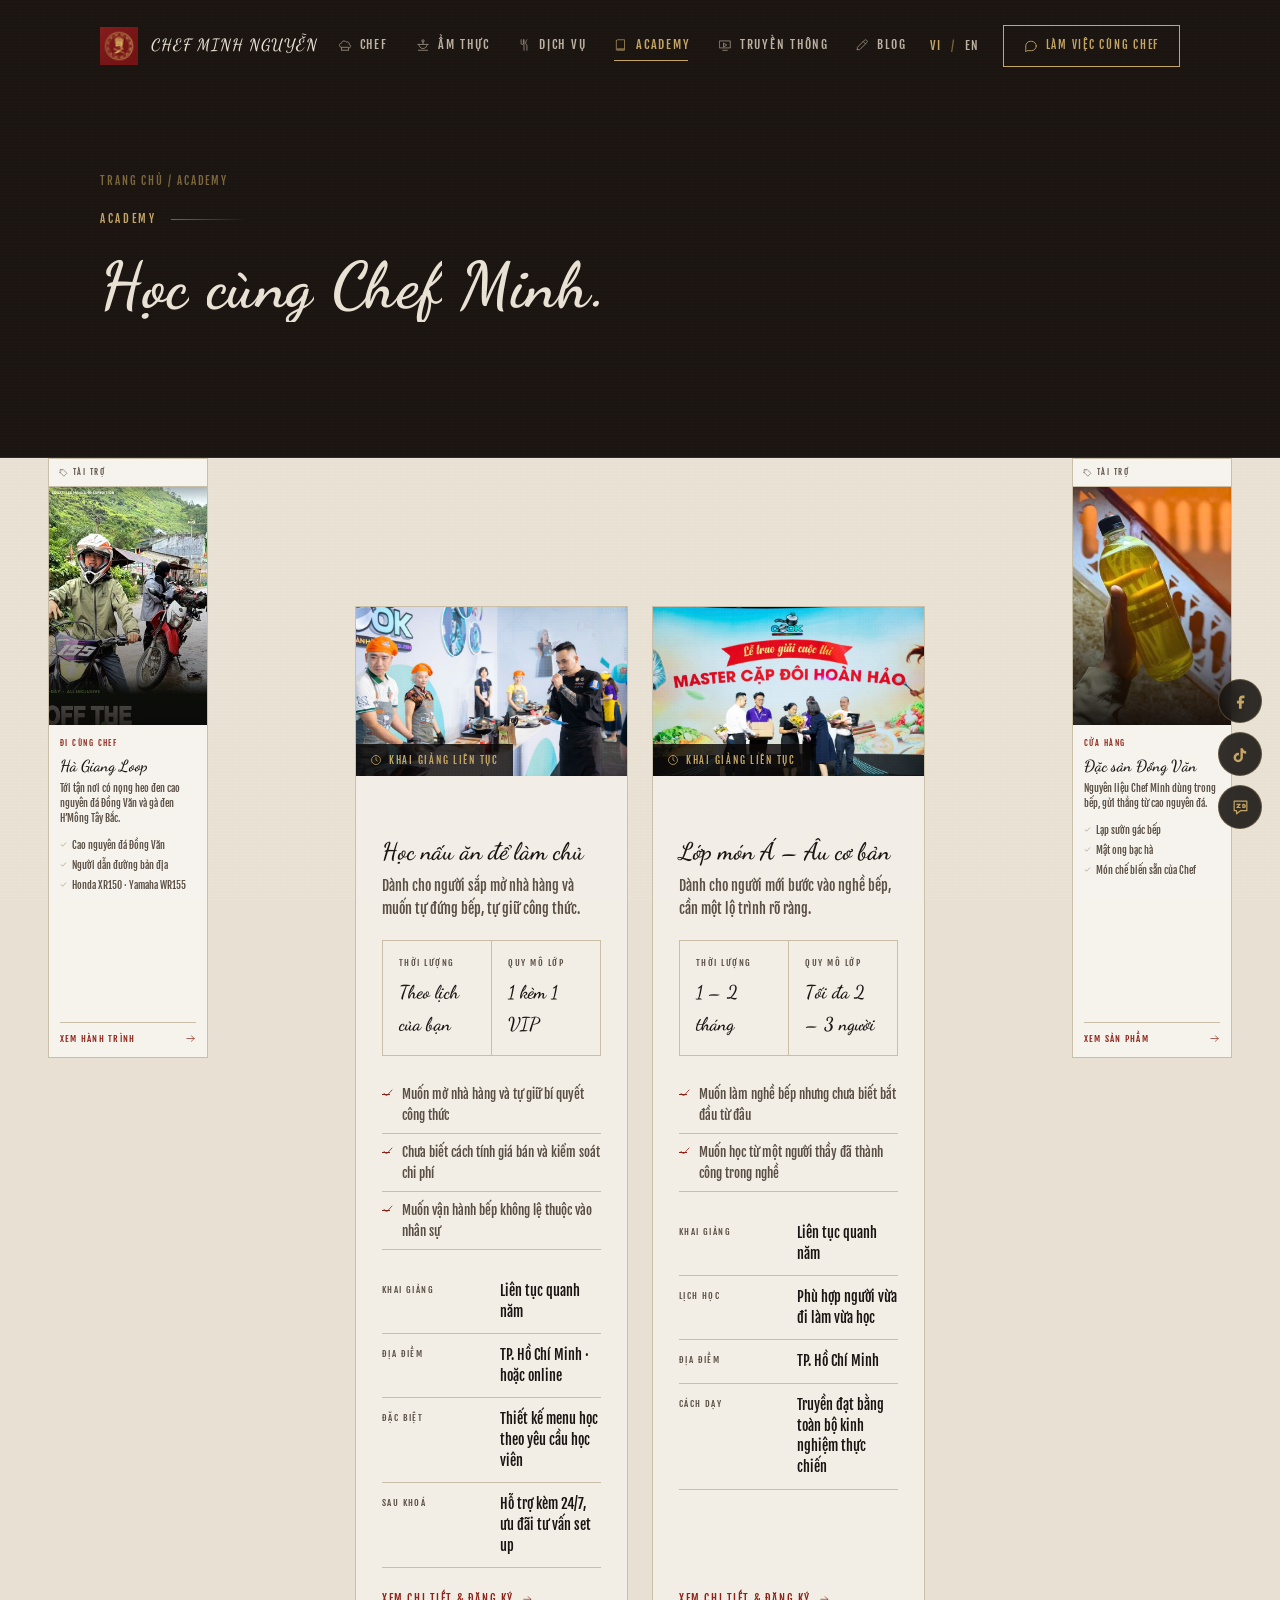
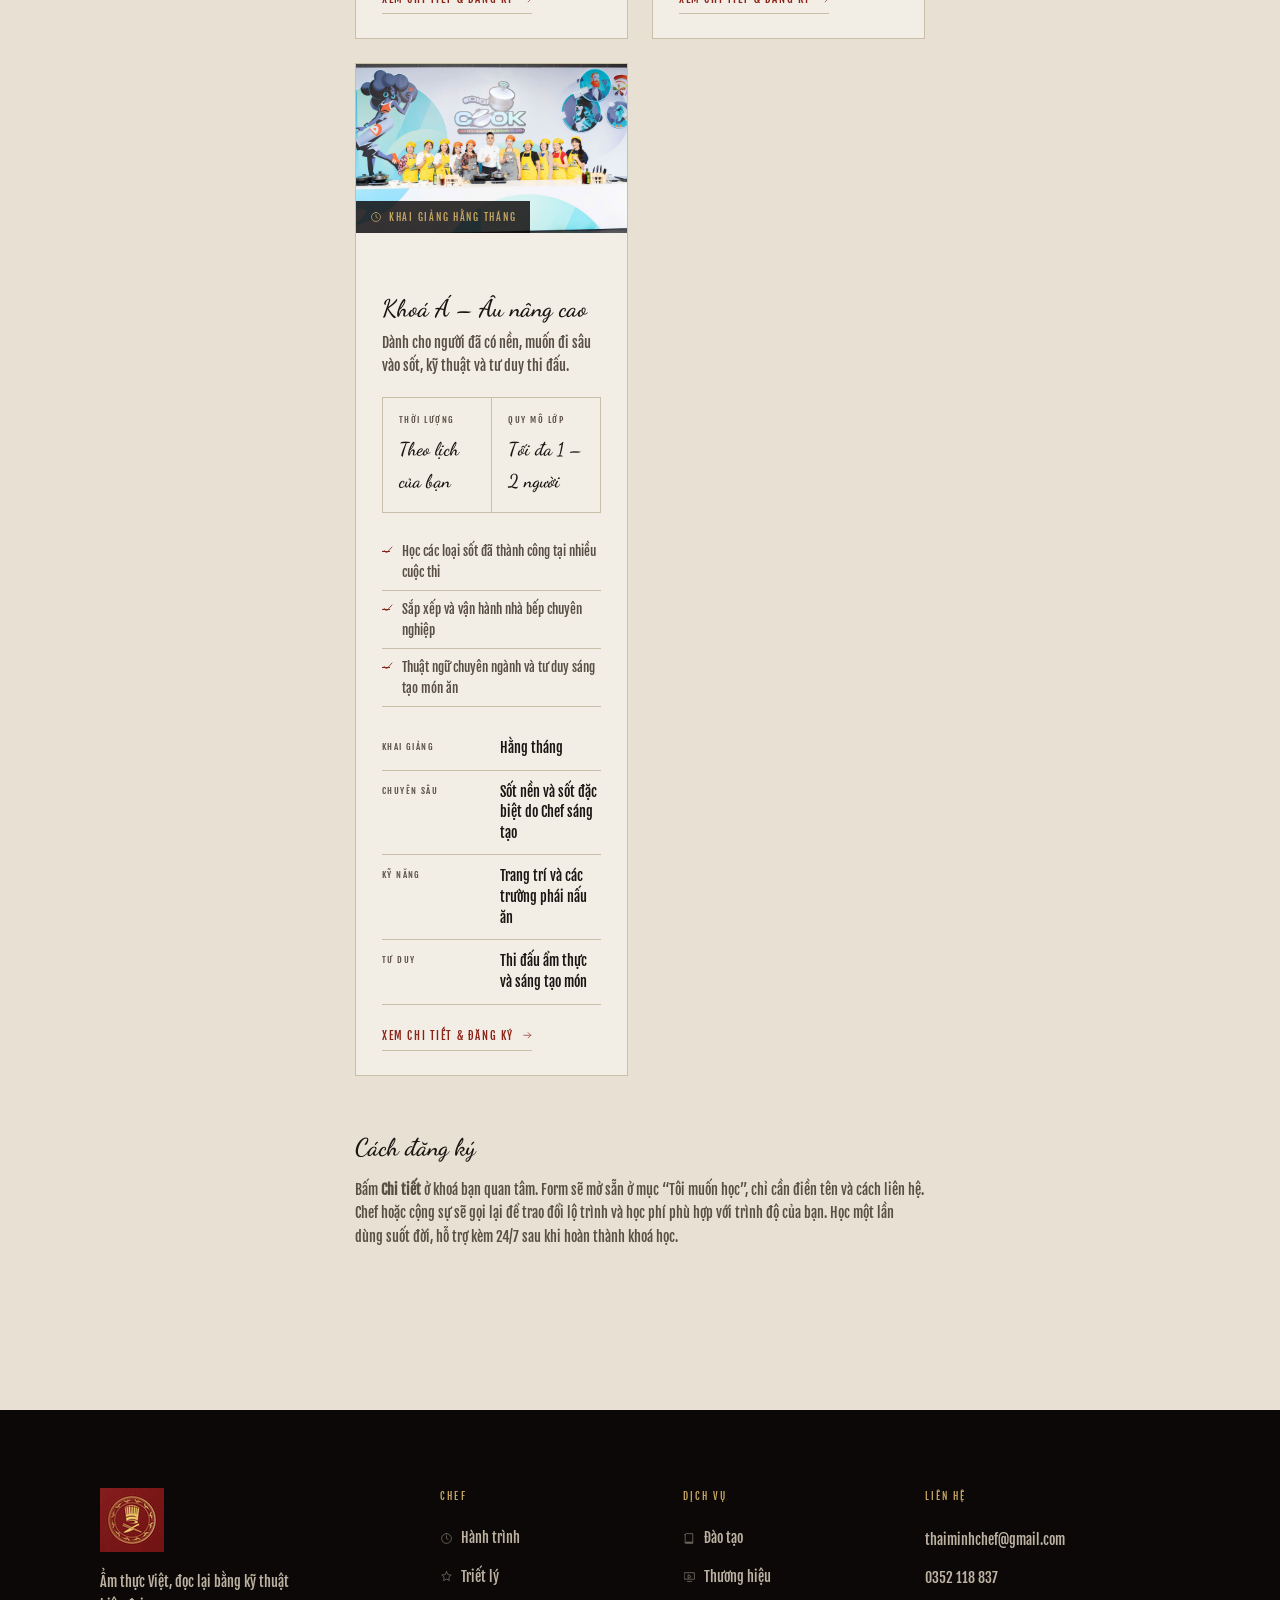
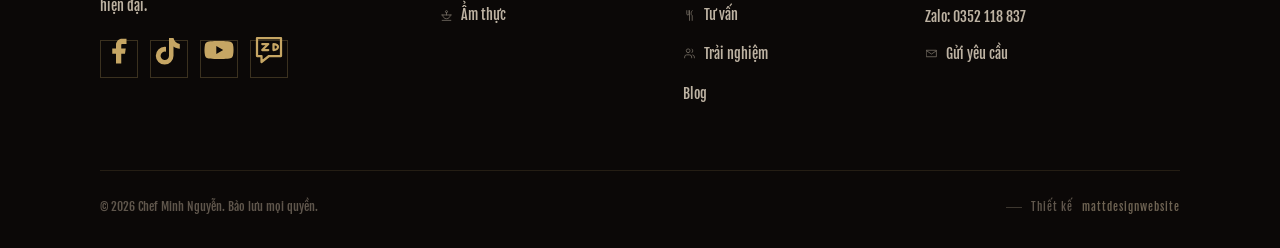
<file: academy.html>
﻿<!DOCTYPE html>
<html lang="vi">
<head>
<meta charset="UTF-8">
<meta name="viewport" content="width=device-width, initial-scale=1.0">
<title>Academy — Học cùng Chef Minh Nguyễn</title>
<meta name="description" content="Các khóa học bếp Âu cơ bản và nâng cao cùng Chef Minh Nguyễn tại TP. Hồ Chí Minh.">
<meta name="theme-color" content="#120E0C">
<meta property="og:type" content="website">
<meta property="og:title" content="Academy — Học cùng Chef Minh Nguyễn">
<meta property="og:description" content="Các khóa học bếp Âu cơ bản và nâng cao cùng Chef Minh Nguyễn tại TP. Hồ Chí Minh.">
<meta property="og:locale" content="vi_VN">
<link rel="icon" type="image/png" sizes="32x32" href="[data-uri]">
<link rel="apple-touch-icon" href="assets/logo-64.png">
<link rel="preconnect" href="https://fonts.googleapis.com">
<link rel="preconnect" href="https://fonts.gstatic.com" crossorigin>
<link href="https://fonts.googleapis.com/css2?family=Dancing+Script:wght@400..700&family=Fjalla+One&display=swap" rel="stylesheet">
<link rel="preload" as="image" href="assets/chef-portrait.jpg" fetchpriority="high">
<link rel="stylesheet" href="css/site.css">
</head>
<body>
<svg width="0" height="0" style="position:absolute" aria-hidden="true">
  <defs>
    <!-- Một bông lúa, dùng cho viền con dấu và cho dấu phân cách -->
    <g id="stalk">
      <path d="M88 26 Q99 21 111 13" fill="none" stroke="currentColor" stroke-width="1.5" stroke-linecap="round"/>
      <path d="M91.5 24.2 l-2.6 -5.2 M95.5 22.6 l-2.6 -5.2 M99.5 20.8 l-2.6 -5.2 M103.5 18.6 l-2.6 -5.2 M107.5 16.2 l-2.6 -5.2"
            fill="none" stroke="currentColor" stroke-width="1.3" stroke-linecap="round"/>
      <path d="M93 26.4 l-1.6 4.4 M98 24.4 l-1.6 4.4 M103 22 l-1.6 4.4"
            fill="none" stroke="currentColor" stroke-width="1.1" stroke-linecap="round"/>
    </g>

    <!-- CON DẤU ĐẦY ĐỦ — bản vẽ lại tạm thời, chờ file vector gốc -->
    <g id="seal">
      <circle class="seal-ring" style="--len:590" cx="100" cy="100" r="94" fill="none" stroke="currentColor" stroke-width="1.2"/>
      <circle class="seal-ring seal-ring--b" style="--len:565" cx="100" cy="100" r="90" fill="none" stroke="currentColor" stroke-width="2.6"/>
      <circle class="seal-ring seal-ring--b" style="--len:452" cx="100" cy="100" r="72" fill="none" stroke="currentColor" stroke-width="2.6"/>
      <circle class="seal-ring" style="--len:427" cx="100" cy="100" r="68" fill="none" stroke="currentColor" stroke-width="1.2"/>

      <g class="seal-grain">
        <use href="#stalk"/>
        <use href="#stalk" transform="rotate(30 100 100)"/>
        <use href="#stalk" transform="rotate(60 100 100)"/>
        <use href="#stalk" transform="rotate(90 100 100)"/>
        <use href="#stalk" transform="rotate(120 100 100)"/>
        <use href="#stalk" transform="rotate(150 100 100)"/>
        <use href="#stalk" transform="rotate(180 100 100)"/>
        <use href="#stalk" transform="rotate(210 100 100)"/>
        <use href="#stalk" transform="rotate(240 100 100)"/>
        <use href="#stalk" transform="rotate(270 100 100)"/>
        <use href="#stalk" transform="rotate(300 100 100)"/>
        <use href="#stalk" transform="rotate(330 100 100)"/>
      </g>

      <g class="seal-body" fill="currentColor">
        <!-- Mũ đầu bếp -->
        <path d="M74 78 C 68 56, 82 42, 96 49 C 103 40, 120 43, 124 55
                 C 134 58, 134 74, 127 78 Z"/>
        <path d="M84 52 v26 M92 47 v31 M100 45 v33 M108 47 v31 M116 51 v27"
              stroke="#120E0C" stroke-width="2.2" fill="none" opacity=".92"/>
        <rect x="72" y="78" width="56" height="13" rx="1.5"/>
        <path d="M100 96 C 112 96, 116 104, 108 108 C 116 106, 118 98, 106 97 Z"/>
      </g>

      <g class="seal-body" fill="currentColor">
        <!-- Dao Tây -->
        <path d="M74 150 L 80 144 L 112 114 C 117 110, 122 115, 117 119 L 84 152 Z"/>
        <!-- Đũa -->
        <path d="M128 150 L 88 116" stroke="currentColor" stroke-width="3.4" stroke-linecap="round" fill="none"/>
        <path d="M134 143 L 94 109" stroke="currentColor" stroke-width="3.4" stroke-linecap="round" fill="none"/>
      </g>
    </g>

    <!-- Con dấu rút gọn cho header và footer (bỏ bớt chi tiết ở size nhỏ) -->
    <g id="seal-mini">
      <circle cx="100" cy="100" r="92" fill="none" stroke="currentColor" stroke-width="5"/>
      <circle cx="100" cy="100" r="72" fill="none" stroke="currentColor" stroke-width="3"/>
      <path d="M74 80 C 68 57, 83 43, 96 50 C 103 41, 121 44, 125 56
               C 135 59, 135 76, 128 80 Z" fill="currentColor"/>
      <rect x="72" y="80" width="56" height="14" rx="1.5" fill="currentColor"/>
      <path d="M74 150 L 80 144 L 112 114 C 117 110, 122 115, 117 119 L 84 152 Z" fill="currentColor"/>
      <path d="M128 150 L 88 116" stroke="currentColor" stroke-width="6" stroke-linecap="round"/>
      <path d="M134 143 L 94 109" stroke="currentColor" stroke-width="6" stroke-linecap="round"/>
    </g>
  </defs>
</svg>

<header class="hdr" id="hdr">
  <div class="wrap hdr__in">
    <a href="index.html" class="brand" aria-label="Chef Minh Nguyễn — trang chủ">
      <img src="assets/logo-32.png" alt="" width="32" height="32" decoding="async">
      <span class="brand__txt">CHEF MINH NGUYỄN</span>
    </a>
    <nav class="nav" aria-label="Điều hướng chính">
      <a href="the-chef.html" data-i="chef"><span data-i18n="nav.chef">Chef</span></a>
      <a href="cuisine.html" data-i="dish"><span data-i18n="nav.cuisine">Ẩm thực</span></a>
      <a href="services.html" data-i="service"><span data-i18n="nav.services">Dịch vụ</span></a>
      <a href="academy.html" data-i="book" class="is-active"><span data-i18n="nav.academy">Academy</span></a>
      <a href="press.html" data-i="media"><span data-i18n="nav.press">Truyền thông</span></a>
      <a href="blog.html" data-i="pen"><span data-i18n="nav.blog">Blog</span></a>
    </nav>
    <div class="hdr__right">
      <div class="lang" role="group" aria-label="Ngôn ngữ">
        <button type="button" data-lang="vi" aria-pressed="true">VI</button>
        <span>/</span>
        <button type="button" data-lang="en" aria-pressed="false">EN</button>
      </div>
      <a href="index.html#contact" class="btn" data-i="chat"><span data-i18n="nav.cta">Làm việc cùng Chef</span></a>
      <button class="burger" id="burger" aria-label="Mở menu" aria-expanded="false"><i></i><i></i><i></i></button>
    </div>
  </div>
</header>

<div class="mmenu" id="mmenu">
  <nav aria-label="Điều hướng di động">
    <a href="the-chef.html" data-i="chef"><span data-i18n="nav.chef">Chef</span></a>
    <a href="cuisine.html" data-i="dish"><span data-i18n="nav.cuisine">Ẩm thực</span></a>
    <a href="services.html" data-i="service"><span data-i18n="nav.services">Dịch vụ</span></a>
    <a href="academy.html" data-i="book"><span data-i18n="nav.academy">Academy</span></a>
    <a href="press.html" data-i="media"><span data-i18n="nav.press">Truyền thông</span></a>
    <a href="blog.html" data-i="pen"><span data-i18n="nav.blog">Blog</span></a>
    <a href="index.html#contact" data-i="mail"><span data-i18n="nav.contact">Liên hệ</span></a>
  </nav>
  <a href="index.html#contact" class="btn btn--solid" data-i="chat"><span data-i18n="nav.cta">Làm việc cùng Chef</span></a>
</div>
<section class="pagehead">
  <div class="wrap">
    <p class="crumb"><a href="index.html">Trang chủ</a> / <span data-i18n="nav.academy">Academy</span></p>
    <p class="eyebrow" data-i18n="pgaca.eyebrow">Academy</p>
    <h1 class="h-display" style="font-size:clamp(2.4rem,5.4vw,4rem)" data-i18n="pgaca.h">Học cùng Chef Minh.</h1>
    <p class="lead" data-i18n="pgaca.lead">Lớp giới hạn số người để mỗi học viên đều được đứng bếp thật.</p>
  </div>
</section>

<main>
<section class="band band--shell" data-nav="light">
  <div class="wrap">
    <div class="courses reveal">
      <article class="course">
        <div class="mo-frame" style="position:relative">
          <img src="assets/academy-01.jpg" alt="Học nấu ăn để làm chủ" width="1600" height="1000" loading="lazy" decoding="async">
          <span class="course__badge" data-i="clock"><span data-i18n="aca.c1badge">Khai giảng liên tục</span></span>
        </div>
        <div class="course__in">
          <h3 data-i18n="aca.c1h">Học nấu ăn để làm chủ</h3>
          <p class="course__desc" data-i18n="aca.c1s">Dành cho người sắp mở nhà hàng và muốn tự đứng bếp, tự giữ công thức.</p>
          <div class="course__spec">
            <div><b data-i18n="aca.c1sk1">Thời lượng</b><span data-i18n="aca.c1sv1">Theo lịch của bạn</span></div>
            <div><b data-i18n="aca.c1sk2">Quy mô lớp</b><span data-i18n="aca.c1sv2">1 kèm 1 VIP</span></div>
          </div>
          <ul class="course__ask">
            <li><svg class="ic" viewBox="0 0 24 24" fill="none" stroke="currentColor" stroke-width="1.6" stroke-linecap="round" stroke-linejoin="round"><path d="M4 12.5 9 18 20 6"/></svg><span data-i18n="aca.c1a1">Muốn mở nhà hàng và tự giữ bí quyết công thức</span></li>
            <li><svg class="ic" viewBox="0 0 24 24" fill="none" stroke="currentColor" stroke-width="1.6" stroke-linecap="round" stroke-linejoin="round"><path d="M4 12.5 9 18 20 6"/></svg><span data-i18n="aca.c1a2">Chưa biết cách tính giá bán và kiểm soát chi phí</span></li>
            <li><svg class="ic" viewBox="0 0 24 24" fill="none" stroke="currentColor" stroke-width="1.6" stroke-linecap="round" stroke-linejoin="round"><path d="M4 12.5 9 18 20 6"/></svg><span data-i18n="aca.c1a3">Muốn vận hành bếp không lệ thuộc vào nhân sự</span></li>
          </ul>
          <ul class="course__rows">
            <li><b data-i18n="aca.c1rk1">Khai giảng</b><span data-i18n="aca.c1rv1">Liên tục quanh năm</span></li>
            <li><b data-i18n="aca.c1rk2">Địa điểm</b><span data-i18n="aca.c1rv2">TP. Hồ Chí Minh · hoặc online</span></li>
            <li><b data-i18n="aca.c1rk3">Đặc biệt</b><span data-i18n="aca.c1rv3">Thiết kế menu học theo yêu cầu học viên</span></li>
            <li><b data-i18n="aca.c1rk4">Sau khoá</b><span data-i18n="aca.c1rv4">Hỗ trợ kèm 24/7, ưu đãi tư vấn set up</span></li>
          </ul>
          <a class="course__more" href="index.html?need=hoc#contact" data-i="arrow" data-i-pos="end"><span data-i18n="aca.more">Xem chi tiết &amp; đăng ký</span> </a>
        </div>
      </article>
      <article class="course">
        <div class="mo-frame" style="position:relative">
          <img src="assets/academy-02.jpg" alt="Lớp món Á – Âu cơ bản" width="1600" height="1000" loading="lazy" decoding="async">
          <span class="course__badge" data-i="clock"><span data-i18n="aca.c2badge">Khai giảng liên tục</span></span>
        </div>
        <div class="course__in">
          <h3 data-i18n="aca.c2h">Lớp món Á – Âu cơ bản</h3>
          <p class="course__desc" data-i18n="aca.c2s">Dành cho người mới bước vào nghề bếp, cần một lộ trình rõ ràng.</p>
          <div class="course__spec">
            <div><b data-i18n="aca.c2sk1">Thời lượng</b><span data-i18n="aca.c2sv1">1 – 2 tháng</span></div>
            <div><b data-i18n="aca.c2sk2">Quy mô lớp</b><span data-i18n="aca.c2sv2">Tối đa 2 – 3 người</span></div>
          </div>
          <ul class="course__ask">
            <li><svg class="ic" viewBox="0 0 24 24" fill="none" stroke="currentColor" stroke-width="1.6" stroke-linecap="round" stroke-linejoin="round"><path d="M4 12.5 9 18 20 6"/></svg><span data-i18n="aca.c2a1">Muốn làm nghề bếp nhưng chưa biết bắt đầu từ đâu</span></li>
            <li><svg class="ic" viewBox="0 0 24 24" fill="none" stroke="currentColor" stroke-width="1.6" stroke-linecap="round" stroke-linejoin="round"><path d="M4 12.5 9 18 20 6"/></svg><span data-i18n="aca.c2a2">Muốn học từ một người thầy đã thành công trong nghề</span></li>
          </ul>
          <ul class="course__rows">
            <li><b data-i18n="aca.c2rk1">Khai giảng</b><span data-i18n="aca.c2rv1">Liên tục quanh năm</span></li>
            <li><b data-i18n="aca.c2rk2">Lịch học</b><span data-i18n="aca.c2rv2">Phù hợp người vừa đi làm vừa học</span></li>
            <li><b data-i18n="aca.c2rk3">Địa điểm</b><span data-i18n="aca.c2rv3">TP. Hồ Chí Minh</span></li>
            <li><b data-i18n="aca.c2rk4">Cách dạy</b><span data-i18n="aca.c2rv4">Truyền đạt bằng toàn bộ kinh nghiệm thực chiến</span></li>
          </ul>
          <a class="course__more" href="index.html?need=hoc#contact" data-i="arrow" data-i-pos="end"><span data-i18n="aca.more">Xem chi tiết &amp; đăng ký</span> </a>
        </div>
      </article>
      <article class="course">
        <div class="mo-frame" style="position:relative">
          <img src="assets/press-digicook.jpg" alt="Khoá Á – Âu nâng cao" width="1600" height="1000" loading="lazy" decoding="async">
          <span class="course__badge" data-i="clock"><span data-i18n="aca.c3badge">Khai giảng hằng tháng</span></span>
        </div>
        <div class="course__in">
          <h3 data-i18n="aca.c3h">Khoá Á – Âu nâng cao</h3>
          <p class="course__desc" data-i18n="aca.c3s">Dành cho người đã có nền, muốn đi sâu vào sốt, kỹ thuật và tư duy thi đấu.</p>
          <div class="course__spec">
            <div><b data-i18n="aca.c3sk1">Thời lượng</b><span data-i18n="aca.c3sv1">Theo lịch của bạn</span></div>
            <div><b data-i18n="aca.c3sk2">Quy mô lớp</b><span data-i18n="aca.c3sv2">Tối đa 1 – 2 người</span></div>
          </div>
          <ul class="course__ask">
            <li><svg class="ic" viewBox="0 0 24 24" fill="none" stroke="currentColor" stroke-width="1.6" stroke-linecap="round" stroke-linejoin="round"><path d="M4 12.5 9 18 20 6"/></svg><span data-i18n="aca.c3a1">Học các loại sốt đã thành công tại nhiều cuộc thi</span></li>
            <li><svg class="ic" viewBox="0 0 24 24" fill="none" stroke="currentColor" stroke-width="1.6" stroke-linecap="round" stroke-linejoin="round"><path d="M4 12.5 9 18 20 6"/></svg><span data-i18n="aca.c3a2">Sắp xếp và vận hành nhà bếp chuyên nghiệp</span></li>
            <li><svg class="ic" viewBox="0 0 24 24" fill="none" stroke="currentColor" stroke-width="1.6" stroke-linecap="round" stroke-linejoin="round"><path d="M4 12.5 9 18 20 6"/></svg><span data-i18n="aca.c3a3">Thuật ngữ chuyên ngành và tư duy sáng tạo món ăn</span></li>
          </ul>
          <ul class="course__rows">
            <li><b data-i18n="aca.c3rk1">Khai giảng</b><span data-i18n="aca.c3rv1">Hằng tháng</span></li>
            <li><b data-i18n="aca.c3rk2">Chuyên sâu</b><span data-i18n="aca.c3rv2">Sốt nền và sốt đặc biệt do Chef sáng tạo</span></li>
            <li><b data-i18n="aca.c3rk3">Kỹ năng</b><span data-i18n="aca.c3rv3">Trang trí và các trường phái nấu ăn</span></li>
            <li><b data-i18n="aca.c3rk4">Tư duy</b><span data-i18n="aca.c3rv4">Thi đấu ẩm thực và sáng tạo món</span></li>
          </ul>
          <a class="course__more" href="index.html?need=hoc#contact" data-i="arrow" data-i-pos="end"><span data-i18n="aca.more">Xem chi tiết &amp; đăng ký</span> </a>
        </div>
      </article>
    </div>
    <div class="reveal" style="margin-top:56px;max-width:640px">
      <h3 class="h-3">Cách đăng ký</h3>
      <p class="small">Bấm <b>Chi tiết</b> ở khoá bạn quan tâm. Form sẽ mở sẵn ở mục “Tôi muốn học”, chỉ cần điền tên và cách liên hệ. Chef hoặc cộng sự sẽ gọi lại để trao đổi lộ trình và học phí phù hợp với trình độ của bạn. Học một lần dùng suốt đời, hỗ trợ kèm 24/7 sau khi hoàn thành khoá học.</p>
    </div>
  </div>
</section>
</main>
<footer class="ft">
  <div class="wrap">
    <div class="ft__grid">
      <div class="ft__brand">
        <img src="assets/logo-64.png" alt="Chef Minh Nguyễn" width="64" height="64" loading="lazy" decoding="async">
        <p data-i18n="ft.tag">Ẩm thực Việt, đọc lại bằng kỹ thuật hiện đại.</p>
        <div class="ft__social">
          <a href="https://www.facebook.com/Minhnguyensg0110/" target="_blank" rel="noopener" aria-label="Facebook" data-i="fb"></a>
          <a href="#" aria-label="TikTok" data-i="tiktok"></a>
          <a href="#" aria-label="YouTube" data-i="yt"></a>
          <a href="https://zalo.me/0352118837" target="_blank" rel="noopener" aria-label="Zalo" data-i="zalo"></a>
        </div>
      </div>
      <div>
        <h4 data-i18n="ft.h1">Chef</h4>
        <ul>
          <li><a href="the-chef.html" data-i="clock"><span data-i18n="ft.l1">Hành trình</span></a></li>
          <li><a href="the-chef.html#philosophy" data-i="star"><span data-i18n="ft.l2">Triết lý</span></a></li>
          <li><a href="cuisine.html" data-i="dish"><span data-i18n="ft.l3">Ẩm thực</span></a></li>
        </ul>
      </div>
      <div>
        <h4 data-i18n="ft.h2">Dịch vụ</h4>
        <ul>
          <li><a href="academy.html" data-i="book"><span data-i18n="ft.l4">Đào tạo</span></a></li>
          <li><a href="services.html#brand" data-i="media"><span data-i18n="ft.l5">Thương hiệu</span></a></li>
          <li><a href="services.html#consulting" data-i="service"><span data-i18n="ft.l6">Tư vấn</span></a></li>
          <li><a href="services.html#experiences" data-i="users"><span data-i18n="ft.l7">Trải nghiệm</span></a></li>
          <li><a href="blog.html" data-i18n="nav.blog">Blog</a></li>
        </ul>
      </div>
      <div>
        <h4 data-i18n="ft.h3">Liên hệ</h4>
        <ul>
          <li><a href="mailto:thaiminhchef@gmail.com">thaiminhchef@gmail.com</a></li>
          <li><a href="tel:+84352118837">0352 118 837</a></li>
          <li><a href="https://zalo.me/0352118837" target="_blank" rel="noopener">Zalo: 0352 118 837</a></li>
          <li><a href="index.html#contact" data-i="mail"><span data-i18n="ft.l8">Gửi yêu cầu</span></a></li>
        </ul>
      </div>
    </div>
    <div class="ft__base">
      <p>© <span id="yr">2026</span> Chef Minh Nguyễn. <span data-i18n="ft.rights">Bảo lưu mọi quyền.</span></p>
      <a class="sig" href="#" aria-label="Thiết kế bởi mattdesignwebsite">
        <i></i><span data-i18n="ft.by">Thiết kế</span> <b>mattdesignwebsite</b>
      </a>
    </div>
  </div>
</footer>

<div class="dock">
  <a href="https://www.facebook.com/Minhnguyensg0110/" target="_blank" rel="noopener" aria-label="Facebook" data-i="fb"></a>
  <a href="#" aria-label="TikTok" data-i="tiktok"></a>
  <a href="https://zalo.me/0352118837" target="_blank" rel="noopener" aria-label="Zalo" data-i="zalo"></a>
  <button class="dock__top" type="button" id="to-top" aria-label="Về đầu trang" data-i="up"></button>
</div>

<script src="js/site.js" defer></script>
</body>
</html>
</file>
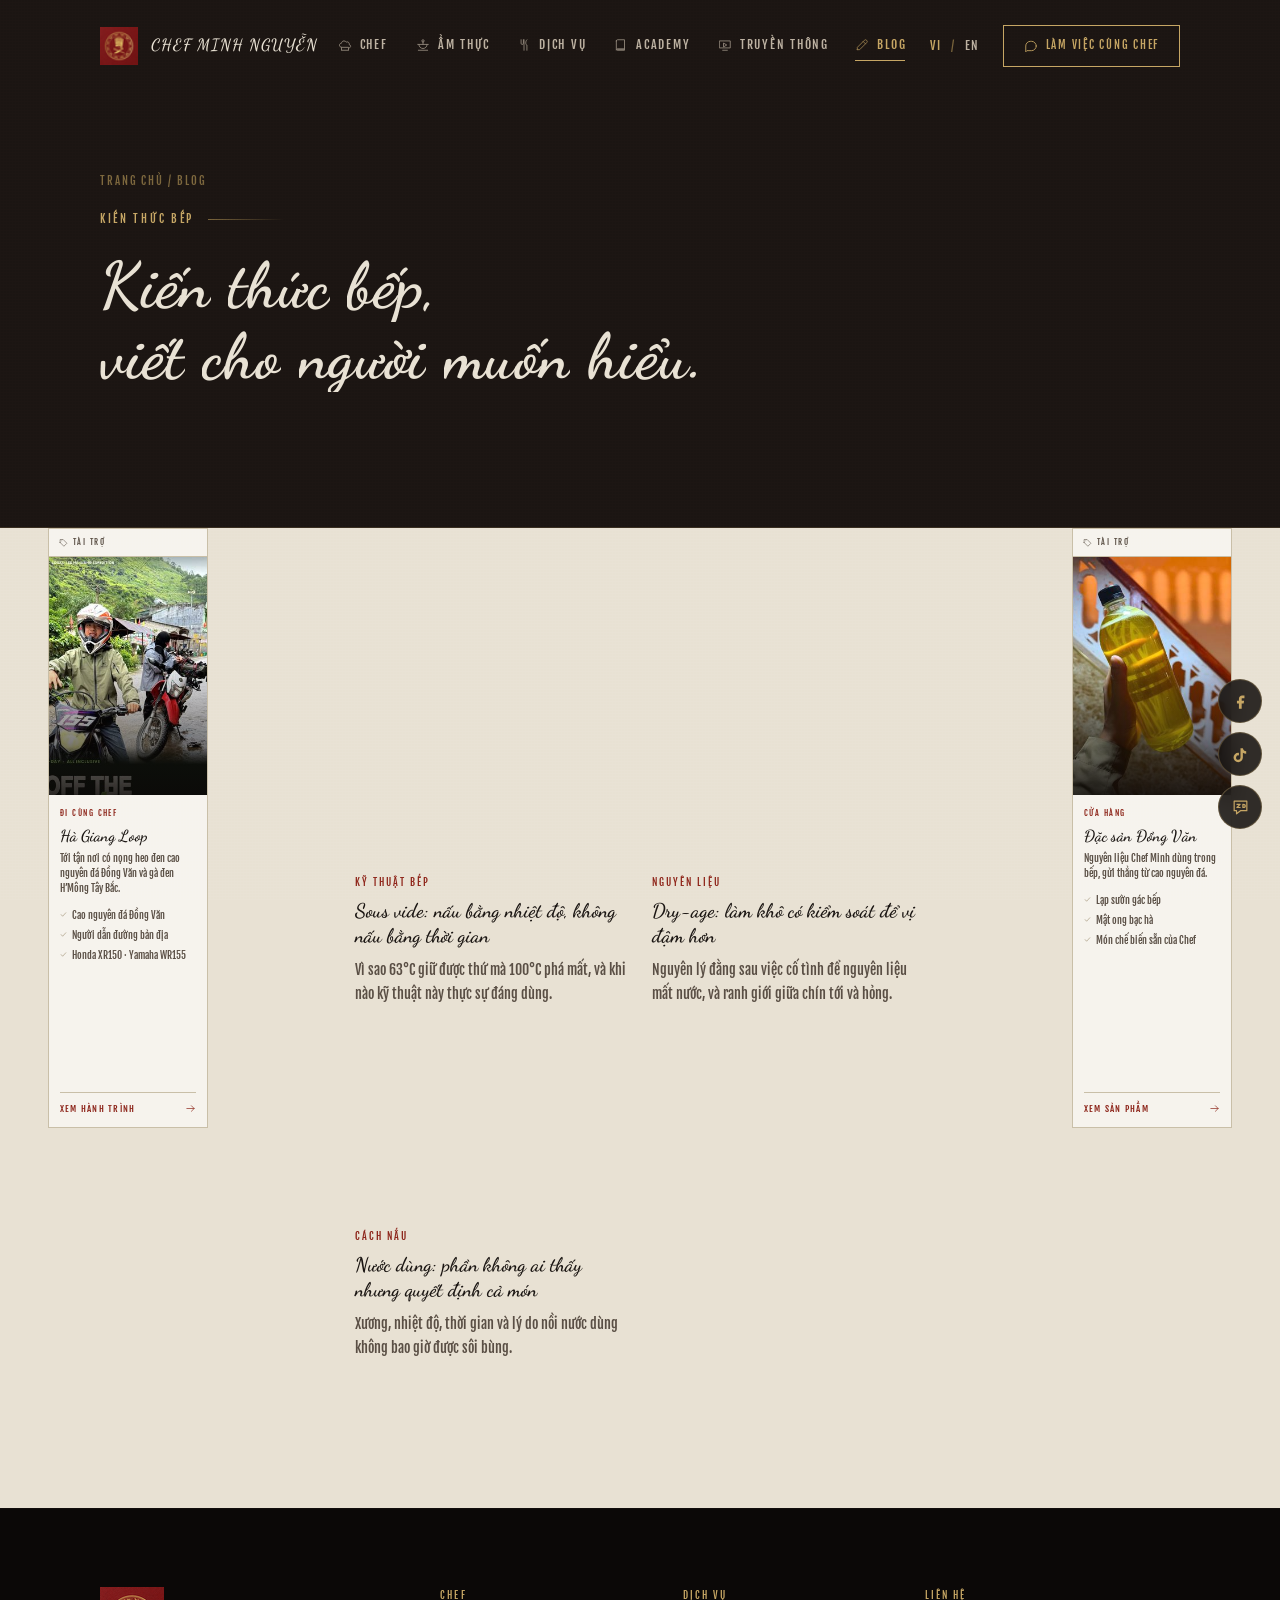
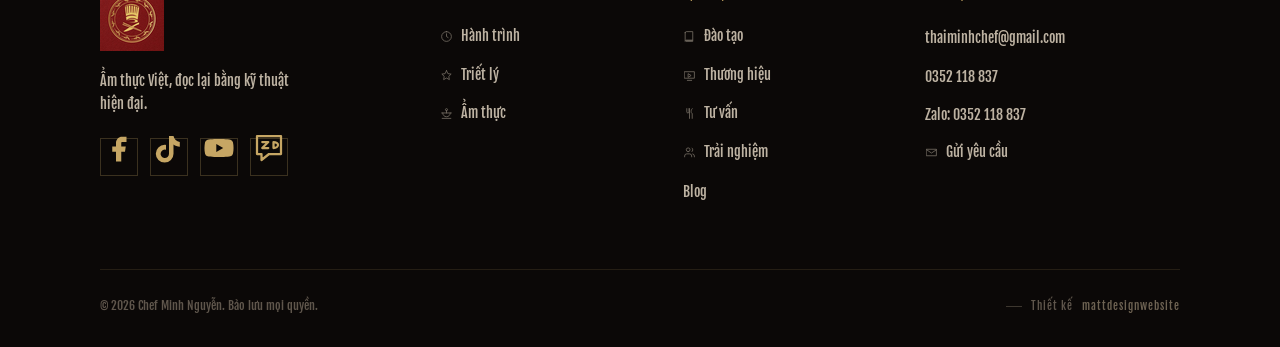
<file: blog.html>
﻿<!DOCTYPE html>
<html lang="vi">
<head>
<meta charset="UTF-8">
<meta name="viewport" content="width=device-width, initial-scale=1.0">
<title>Kiến thức bếp — Chef Minh Nguyễn</title>
<meta name="description" content="Kỹ thuật bếp, nguyên liệu và cách nấu, giải thích bằng ngôn ngữ của người đứng bếp.">
<meta name="theme-color" content="#120E0C">
<meta property="og:type" content="website">
<meta property="og:title" content="Kiến thức bếp — Chef Minh Nguyễn">
<meta property="og:description" content="Kỹ thuật bếp, nguyên liệu và cách nấu, giải thích bằng ngôn ngữ của người đứng bếp.">
<meta property="og:locale" content="vi_VN">
<link rel="icon" type="image/png" sizes="32x32" href="[data-uri]">
<link rel="apple-touch-icon" href="assets/logo-64.png">
<link rel="preconnect" href="https://fonts.googleapis.com">
<link rel="preconnect" href="https://fonts.gstatic.com" crossorigin>
<link href="https://fonts.googleapis.com/css2?family=Dancing+Script:wght@400..700&family=Fjalla+One&display=swap" rel="stylesheet">
<link rel="preload" as="image" href="assets/chef-portrait.jpg" fetchpriority="high">
<link rel="stylesheet" href="css/site.css">
</head>
<body>
<svg width="0" height="0" style="position:absolute" aria-hidden="true">
  <defs>
    <!-- Một bông lúa, dùng cho viền con dấu và cho dấu phân cách -->
    <g id="stalk">
      <path d="M88 26 Q99 21 111 13" fill="none" stroke="currentColor" stroke-width="1.5" stroke-linecap="round"/>
      <path d="M91.5 24.2 l-2.6 -5.2 M95.5 22.6 l-2.6 -5.2 M99.5 20.8 l-2.6 -5.2 M103.5 18.6 l-2.6 -5.2 M107.5 16.2 l-2.6 -5.2"
            fill="none" stroke="currentColor" stroke-width="1.3" stroke-linecap="round"/>
      <path d="M93 26.4 l-1.6 4.4 M98 24.4 l-1.6 4.4 M103 22 l-1.6 4.4"
            fill="none" stroke="currentColor" stroke-width="1.1" stroke-linecap="round"/>
    </g>

    <!-- CON DẤU ĐẦY ĐỦ — bản vẽ lại tạm thời, chờ file vector gốc -->
    <g id="seal">
      <circle class="seal-ring" style="--len:590" cx="100" cy="100" r="94" fill="none" stroke="currentColor" stroke-width="1.2"/>
      <circle class="seal-ring seal-ring--b" style="--len:565" cx="100" cy="100" r="90" fill="none" stroke="currentColor" stroke-width="2.6"/>
      <circle class="seal-ring seal-ring--b" style="--len:452" cx="100" cy="100" r="72" fill="none" stroke="currentColor" stroke-width="2.6"/>
      <circle class="seal-ring" style="--len:427" cx="100" cy="100" r="68" fill="none" stroke="currentColor" stroke-width="1.2"/>

      <g class="seal-grain">
        <use href="#stalk"/>
        <use href="#stalk" transform="rotate(30 100 100)"/>
        <use href="#stalk" transform="rotate(60 100 100)"/>
        <use href="#stalk" transform="rotate(90 100 100)"/>
        <use href="#stalk" transform="rotate(120 100 100)"/>
        <use href="#stalk" transform="rotate(150 100 100)"/>
        <use href="#stalk" transform="rotate(180 100 100)"/>
        <use href="#stalk" transform="rotate(210 100 100)"/>
        <use href="#stalk" transform="rotate(240 100 100)"/>
        <use href="#stalk" transform="rotate(270 100 100)"/>
        <use href="#stalk" transform="rotate(300 100 100)"/>
        <use href="#stalk" transform="rotate(330 100 100)"/>
      </g>

      <g class="seal-body" fill="currentColor">
        <!-- Mũ đầu bếp -->
        <path d="M74 78 C 68 56, 82 42, 96 49 C 103 40, 120 43, 124 55
                 C 134 58, 134 74, 127 78 Z"/>
        <path d="M84 52 v26 M92 47 v31 M100 45 v33 M108 47 v31 M116 51 v27"
              stroke="#120E0C" stroke-width="2.2" fill="none" opacity=".92"/>
        <rect x="72" y="78" width="56" height="13" rx="1.5"/>
        <path d="M100 96 C 112 96, 116 104, 108 108 C 116 106, 118 98, 106 97 Z"/>
      </g>

      <g class="seal-body" fill="currentColor">
        <!-- Dao Tây -->
        <path d="M74 150 L 80 144 L 112 114 C 117 110, 122 115, 117 119 L 84 152 Z"/>
        <!-- Đũa -->
        <path d="M128 150 L 88 116" stroke="currentColor" stroke-width="3.4" stroke-linecap="round" fill="none"/>
        <path d="M134 143 L 94 109" stroke="currentColor" stroke-width="3.4" stroke-linecap="round" fill="none"/>
      </g>
    </g>

    <!-- Con dấu rút gọn cho header và footer (bỏ bớt chi tiết ở size nhỏ) -->
    <g id="seal-mini">
      <circle cx="100" cy="100" r="92" fill="none" stroke="currentColor" stroke-width="5"/>
      <circle cx="100" cy="100" r="72" fill="none" stroke="currentColor" stroke-width="3"/>
      <path d="M74 80 C 68 57, 83 43, 96 50 C 103 41, 121 44, 125 56
               C 135 59, 135 76, 128 80 Z" fill="currentColor"/>
      <rect x="72" y="80" width="56" height="14" rx="1.5" fill="currentColor"/>
      <path d="M74 150 L 80 144 L 112 114 C 117 110, 122 115, 117 119 L 84 152 Z" fill="currentColor"/>
      <path d="M128 150 L 88 116" stroke="currentColor" stroke-width="6" stroke-linecap="round"/>
      <path d="M134 143 L 94 109" stroke="currentColor" stroke-width="6" stroke-linecap="round"/>
    </g>
  </defs>
</svg>

<header class="hdr" id="hdr">
  <div class="wrap hdr__in">
    <a href="index.html" class="brand" aria-label="Chef Minh Nguyễn — trang chủ">
      <img src="assets/logo-32.png" alt="" width="32" height="32" decoding="async">
      <span class="brand__txt">CHEF MINH NGUYỄN</span>
    </a>
    <nav class="nav" aria-label="Điều hướng chính">
      <a href="the-chef.html" data-i="chef"><span data-i18n="nav.chef">Chef</span></a>
      <a href="cuisine.html" data-i="dish"><span data-i18n="nav.cuisine">Ẩm thực</span></a>
      <a href="services.html" data-i="service"><span data-i18n="nav.services">Dịch vụ</span></a>
      <a href="academy.html" data-i="book"><span data-i18n="nav.academy">Academy</span></a>
      <a href="press.html" data-i="media"><span data-i18n="nav.press">Truyền thông</span></a>
      <a href="blog.html" data-i="pen" class="is-active"><span data-i18n="nav.blog">Blog</span></a>
    </nav>
    <div class="hdr__right">
      <div class="lang" role="group" aria-label="Ngôn ngữ">
        <button type="button" data-lang="vi" aria-pressed="true">VI</button>
        <span>/</span>
        <button type="button" data-lang="en" aria-pressed="false">EN</button>
      </div>
      <a href="index.html#contact" class="btn" data-i="chat"><span data-i18n="nav.cta">Làm việc cùng Chef</span></a>
      <button class="burger" id="burger" aria-label="Mở menu" aria-expanded="false"><i></i><i></i><i></i></button>
    </div>
  </div>
</header>

<div class="mmenu" id="mmenu">
  <nav aria-label="Điều hướng di động">
    <a href="the-chef.html" data-i="chef"><span data-i18n="nav.chef">Chef</span></a>
    <a href="cuisine.html" data-i="dish"><span data-i18n="nav.cuisine">Ẩm thực</span></a>
    <a href="services.html" data-i="service"><span data-i18n="nav.services">Dịch vụ</span></a>
    <a href="academy.html" data-i="book"><span data-i18n="nav.academy">Academy</span></a>
    <a href="press.html" data-i="media"><span data-i18n="nav.press">Truyền thông</span></a>
    <a href="blog.html" data-i="pen"><span data-i18n="nav.blog">Blog</span></a>
    <a href="index.html#contact" data-i="mail"><span data-i18n="nav.contact">Liên hệ</span></a>
  </nav>
  <a href="index.html#contact" class="btn btn--solid" data-i="chat"><span data-i18n="nav.cta">Làm việc cùng Chef</span></a>
</div>
<section class="pagehead">
  <div class="wrap">
    <p class="crumb"><a href="index.html">Trang chủ</a> / <span data-i18n="nav.blog">Blog</span></p>
    <p class="eyebrow" data-i18n="pgblg.eyebrow">Kiến thức bếp</p>
    <h1 class="h-display" style="font-size:clamp(2.4rem,5.4vw,4rem)" data-i18n="pgblg.h">Kiến thức bếp,<br>viết cho người muốn hiểu.</h1>
    <p class="lead" data-i18n="pgblg.lead">Kỹ thuật, nguyên liệu Việt và cách nấu — giải thích bằng ngôn ngữ của người đứng bếp.</p>
  </div>
</section>

<main>
<section class="band band--shell" data-nav="light">
  <div class="wrap">
    <div class="posts reveal">
      <a class="post post-link" href="blog/sous-vide.html">
        <img src="assets/blog-sous-vide.jpg" alt="" width="1800" height="1199" loading="lazy" decoding="async">
        <span class="post__cat" data-i18n="blg.c1">Kỹ thuật bếp</span>
        <h3 data-i18n="blg.t1">Sous vide: nấu bằng nhiệt độ, không nấu bằng thời gian</h3>
        <p data-i18n="blg.s1">Vì sao 63°C giữ được thứ mà 100°C phá mất, và khi nào kỹ thuật này thực sự đáng dùng.</p>
      </a>
      <a class="post post-link" href="blog/dry-aging.html">
        <img src="assets/blog-dry-age.jpg" alt="" width="1800" height="1199" loading="lazy" decoding="async">
        <span class="post__cat" data-i18n="blg.c2">Nguyên liệu</span>
        <h3 data-i18n="blg.t2">Dry-age: làm khô có kiểm soát để vị đậm hơn</h3>
        <p data-i18n="blg.s2">Nguyên lý đằng sau việc cố tình để nguyên liệu mất nước, và ranh giới giữa chín tới và hỏng.</p>
      </a>
      <a class="post post-link" href="blog/nuoc-dung.html">
        <img src="assets/blog-nuoc-dung.jpg" alt="" width="1800" height="1199" loading="lazy" decoding="async">
        <span class="post__cat" data-i18n="blg.c3">Cách nấu</span>
        <h3 data-i18n="blg.t3">Nước dùng: phần không ai thấy nhưng quyết định cả món</h3>
        <p data-i18n="blg.s3">Xương, nhiệt độ, thời gian và lý do nồi nước dùng không bao giờ được sôi bùng.</p>
      </a>
    </div>
  </div>
</section>
</main>
<footer class="ft">
  <div class="wrap">
    <div class="ft__grid">
      <div class="ft__brand">
        <img src="assets/logo-64.png" alt="Chef Minh Nguyễn" width="64" height="64" loading="lazy" decoding="async">
        <p data-i18n="ft.tag">Ẩm thực Việt, đọc lại bằng kỹ thuật hiện đại.</p>
        <div class="ft__social">
          <a href="https://www.facebook.com/Minhnguyensg0110/" target="_blank" rel="noopener" aria-label="Facebook" data-i="fb"></a>
          <a href="#" aria-label="TikTok" data-i="tiktok"></a>
          <a href="#" aria-label="YouTube" data-i="yt"></a>
          <a href="https://zalo.me/0352118837" target="_blank" rel="noopener" aria-label="Zalo" data-i="zalo"></a>
        </div>
      </div>
      <div>
        <h4 data-i18n="ft.h1">Chef</h4>
        <ul>
          <li><a href="the-chef.html" data-i="clock"><span data-i18n="ft.l1">Hành trình</span></a></li>
          <li><a href="the-chef.html#philosophy" data-i="star"><span data-i18n="ft.l2">Triết lý</span></a></li>
          <li><a href="cuisine.html" data-i="dish"><span data-i18n="ft.l3">Ẩm thực</span></a></li>
        </ul>
      </div>
      <div>
        <h4 data-i18n="ft.h2">Dịch vụ</h4>
        <ul>
          <li><a href="academy.html" data-i="book"><span data-i18n="ft.l4">Đào tạo</span></a></li>
          <li><a href="services.html#brand" data-i="media"><span data-i18n="ft.l5">Thương hiệu</span></a></li>
          <li><a href="services.html#consulting" data-i="service"><span data-i18n="ft.l6">Tư vấn</span></a></li>
          <li><a href="services.html#experiences" data-i="users"><span data-i18n="ft.l7">Trải nghiệm</span></a></li>
          <li><a href="blog.html" data-i18n="nav.blog">Blog</a></li>
        </ul>
      </div>
      <div>
        <h4 data-i18n="ft.h3">Liên hệ</h4>
        <ul>
          <li><a href="mailto:thaiminhchef@gmail.com">thaiminhchef@gmail.com</a></li>
          <li><a href="tel:+84352118837">0352 118 837</a></li>
          <li><a href="https://zalo.me/0352118837" target="_blank" rel="noopener">Zalo: 0352 118 837</a></li>
          <li><a href="index.html#contact" data-i="mail"><span data-i18n="ft.l8">Gửi yêu cầu</span></a></li>
        </ul>
      </div>
    </div>
    <div class="ft__base">
      <p>© <span id="yr">2026</span> Chef Minh Nguyễn. <span data-i18n="ft.rights">Bảo lưu mọi quyền.</span></p>
      <a class="sig" href="#" aria-label="Thiết kế bởi mattdesignwebsite">
        <i></i><span data-i18n="ft.by">Thiết kế</span> <b>mattdesignwebsite</b>
      </a>
    </div>
  </div>
</footer>

<div class="dock">
  <a href="https://www.facebook.com/Minhnguyensg0110/" target="_blank" rel="noopener" aria-label="Facebook" data-i="fb"></a>
  <a href="#" aria-label="TikTok" data-i="tiktok"></a>
  <a href="https://zalo.me/0352118837" target="_blank" rel="noopener" aria-label="Zalo" data-i="zalo"></a>
  <button class="dock__top" type="button" id="to-top" aria-label="Về đầu trang" data-i="up"></button>
</div>

<script src="js/site.js" defer></script>
</body>
</html>
</file>
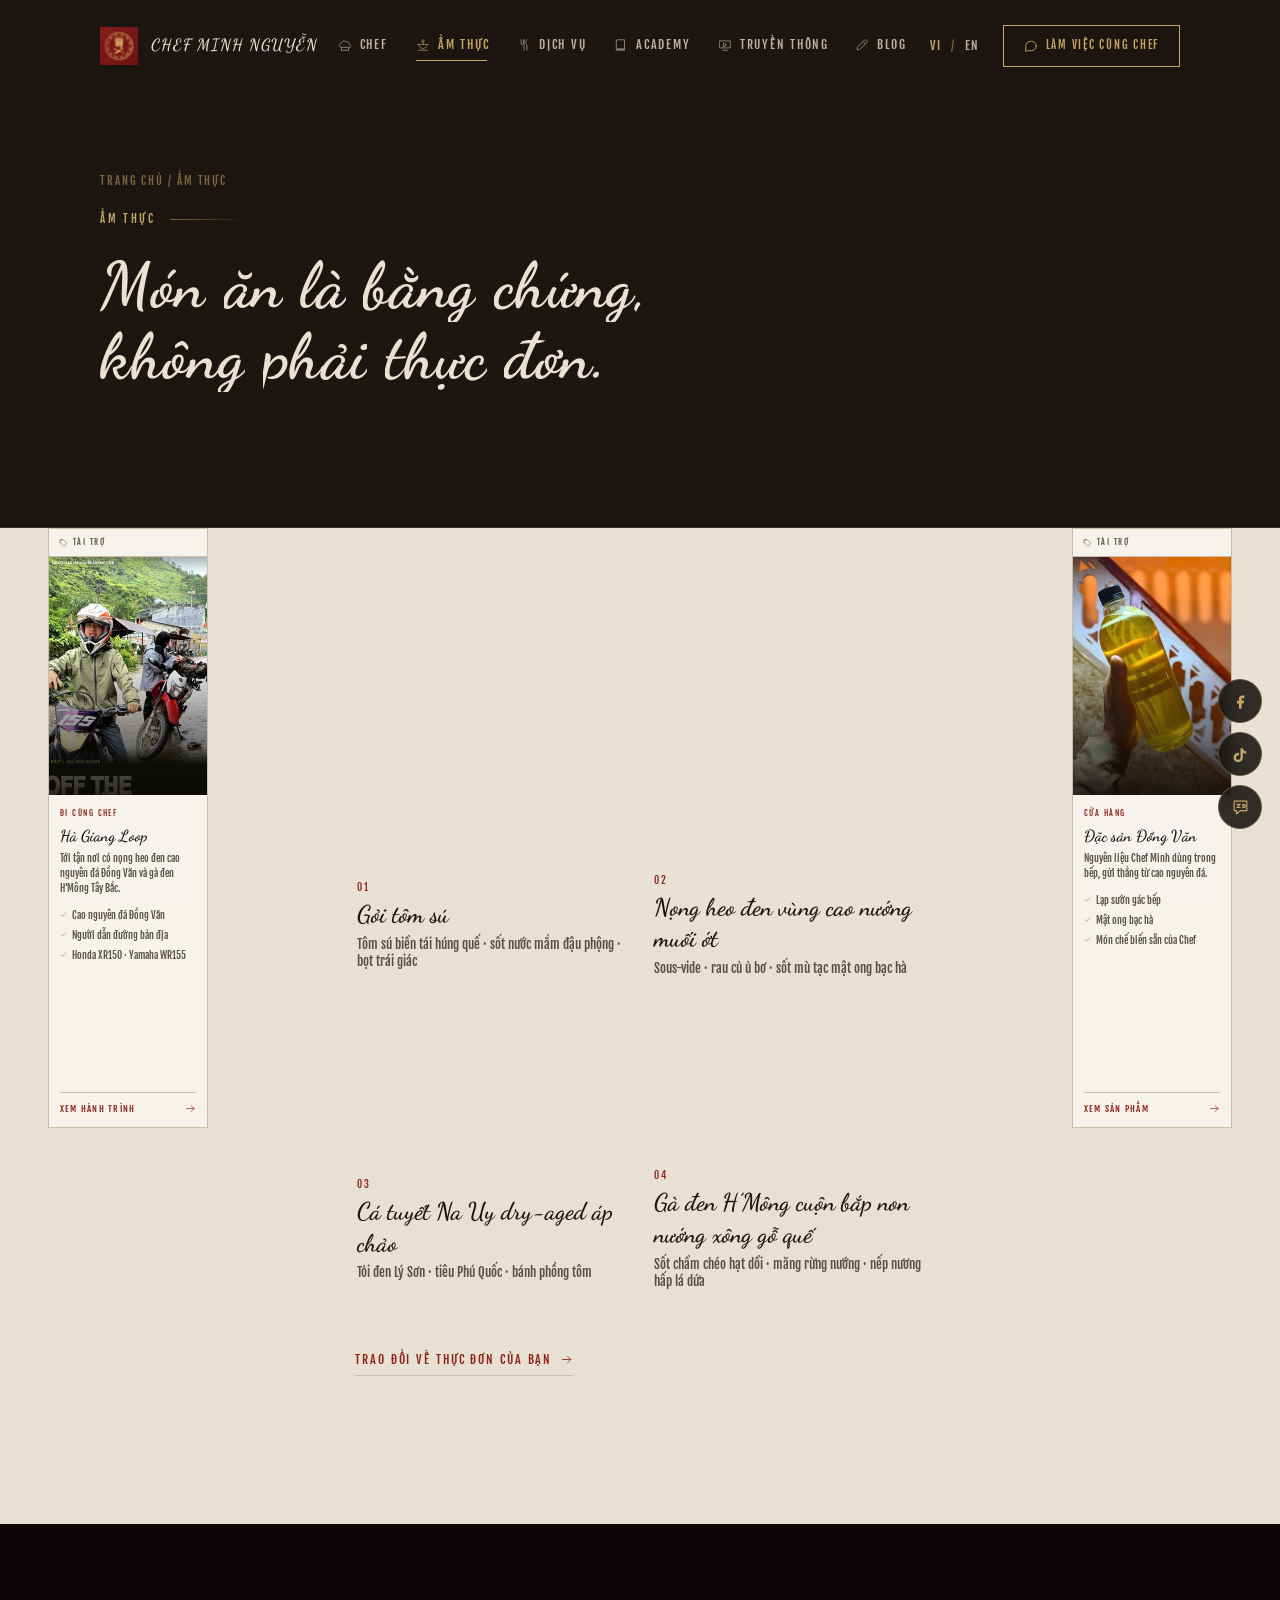
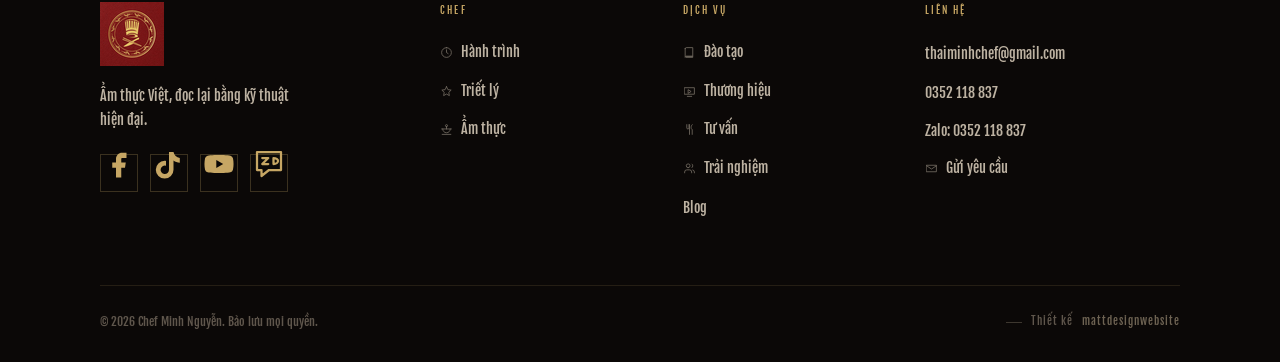
<file: cuisine.html>
﻿<!DOCTYPE html>
<html lang="vi">
<head>
<meta charset="UTF-8">
<meta name="viewport" content="width=device-width, initial-scale=1.0">
<title>Ẩm thực — Chef Minh Nguyễn</title>
<meta name="description" content="Năm món signature của Chef Minh Nguyễn, mỗi món kèm câu chuyện do chính Chef viết.">
<meta name="theme-color" content="#120E0C">
<meta property="og:type" content="website">
<meta property="og:title" content="Ẩm thực — Chef Minh Nguyễn">
<meta property="og:description" content="Năm món signature của Chef Minh Nguyễn, mỗi món kèm câu chuyện do chính Chef viết.">
<meta property="og:locale" content="vi_VN">
<link rel="icon" type="image/png" sizes="32x32" href="[data-uri]">
<link rel="apple-touch-icon" href="assets/logo-64.png">
<link rel="preconnect" href="https://fonts.googleapis.com">
<link rel="preconnect" href="https://fonts.gstatic.com" crossorigin>
<link href="https://fonts.googleapis.com/css2?family=Dancing+Script:wght@400..700&family=Fjalla+One&display=swap" rel="stylesheet">
<link rel="preload" as="image" href="assets/chef-portrait.jpg" fetchpriority="high">
<link rel="stylesheet" href="css/site.css">
</head>
<body>
<svg width="0" height="0" style="position:absolute" aria-hidden="true">
  <defs>
    <!-- Một bông lúa, dùng cho viền con dấu và cho dấu phân cách -->
    <g id="stalk">
      <path d="M88 26 Q99 21 111 13" fill="none" stroke="currentColor" stroke-width="1.5" stroke-linecap="round"/>
      <path d="M91.5 24.2 l-2.6 -5.2 M95.5 22.6 l-2.6 -5.2 M99.5 20.8 l-2.6 -5.2 M103.5 18.6 l-2.6 -5.2 M107.5 16.2 l-2.6 -5.2"
            fill="none" stroke="currentColor" stroke-width="1.3" stroke-linecap="round"/>
      <path d="M93 26.4 l-1.6 4.4 M98 24.4 l-1.6 4.4 M103 22 l-1.6 4.4"
            fill="none" stroke="currentColor" stroke-width="1.1" stroke-linecap="round"/>
    </g>

    <!-- CON DẤU ĐẦY ĐỦ — bản vẽ lại tạm thời, chờ file vector gốc -->
    <g id="seal">
      <circle class="seal-ring" style="--len:590" cx="100" cy="100" r="94" fill="none" stroke="currentColor" stroke-width="1.2"/>
      <circle class="seal-ring seal-ring--b" style="--len:565" cx="100" cy="100" r="90" fill="none" stroke="currentColor" stroke-width="2.6"/>
      <circle class="seal-ring seal-ring--b" style="--len:452" cx="100" cy="100" r="72" fill="none" stroke="currentColor" stroke-width="2.6"/>
      <circle class="seal-ring" style="--len:427" cx="100" cy="100" r="68" fill="none" stroke="currentColor" stroke-width="1.2"/>

      <g class="seal-grain">
        <use href="#stalk"/>
        <use href="#stalk" transform="rotate(30 100 100)"/>
        <use href="#stalk" transform="rotate(60 100 100)"/>
        <use href="#stalk" transform="rotate(90 100 100)"/>
        <use href="#stalk" transform="rotate(120 100 100)"/>
        <use href="#stalk" transform="rotate(150 100 100)"/>
        <use href="#stalk" transform="rotate(180 100 100)"/>
        <use href="#stalk" transform="rotate(210 100 100)"/>
        <use href="#stalk" transform="rotate(240 100 100)"/>
        <use href="#stalk" transform="rotate(270 100 100)"/>
        <use href="#stalk" transform="rotate(300 100 100)"/>
        <use href="#stalk" transform="rotate(330 100 100)"/>
      </g>

      <g class="seal-body" fill="currentColor">
        <!-- Mũ đầu bếp -->
        <path d="M74 78 C 68 56, 82 42, 96 49 C 103 40, 120 43, 124 55
                 C 134 58, 134 74, 127 78 Z"/>
        <path d="M84 52 v26 M92 47 v31 M100 45 v33 M108 47 v31 M116 51 v27"
              stroke="#120E0C" stroke-width="2.2" fill="none" opacity=".92"/>
        <rect x="72" y="78" width="56" height="13" rx="1.5"/>
        <path d="M100 96 C 112 96, 116 104, 108 108 C 116 106, 118 98, 106 97 Z"/>
      </g>

      <g class="seal-body" fill="currentColor">
        <!-- Dao Tây -->
        <path d="M74 150 L 80 144 L 112 114 C 117 110, 122 115, 117 119 L 84 152 Z"/>
        <!-- Đũa -->
        <path d="M128 150 L 88 116" stroke="currentColor" stroke-width="3.4" stroke-linecap="round" fill="none"/>
        <path d="M134 143 L 94 109" stroke="currentColor" stroke-width="3.4" stroke-linecap="round" fill="none"/>
      </g>
    </g>

    <!-- Con dấu rút gọn cho header và footer (bỏ bớt chi tiết ở size nhỏ) -->
    <g id="seal-mini">
      <circle cx="100" cy="100" r="92" fill="none" stroke="currentColor" stroke-width="5"/>
      <circle cx="100" cy="100" r="72" fill="none" stroke="currentColor" stroke-width="3"/>
      <path d="M74 80 C 68 57, 83 43, 96 50 C 103 41, 121 44, 125 56
               C 135 59, 135 76, 128 80 Z" fill="currentColor"/>
      <rect x="72" y="80" width="56" height="14" rx="1.5" fill="currentColor"/>
      <path d="M74 150 L 80 144 L 112 114 C 117 110, 122 115, 117 119 L 84 152 Z" fill="currentColor"/>
      <path d="M128 150 L 88 116" stroke="currentColor" stroke-width="6" stroke-linecap="round"/>
      <path d="M134 143 L 94 109" stroke="currentColor" stroke-width="6" stroke-linecap="round"/>
    </g>
  </defs>
</svg>

<header class="hdr" id="hdr">
  <div class="wrap hdr__in">
    <a href="index.html" class="brand" aria-label="Chef Minh Nguyễn — trang chủ">
      <img src="assets/logo-32.png" alt="" width="32" height="32" decoding="async">
      <span class="brand__txt">CHEF MINH NGUYỄN</span>
    </a>
    <nav class="nav" aria-label="Điều hướng chính">
      <a href="the-chef.html" data-i="chef"><span data-i18n="nav.chef">Chef</span></a>
      <a href="cuisine.html" data-i="dish" class="is-active"><span data-i18n="nav.cuisine">Ẩm thực</span></a>
      <a href="services.html" data-i="service"><span data-i18n="nav.services">Dịch vụ</span></a>
      <a href="academy.html" data-i="book"><span data-i18n="nav.academy">Academy</span></a>
      <a href="press.html" data-i="media"><span data-i18n="nav.press">Truyền thông</span></a>
      <a href="blog.html" data-i="pen"><span data-i18n="nav.blog">Blog</span></a>
    </nav>
    <div class="hdr__right">
      <div class="lang" role="group" aria-label="Ngôn ngữ">
        <button type="button" data-lang="vi" aria-pressed="true">VI</button>
        <span>/</span>
        <button type="button" data-lang="en" aria-pressed="false">EN</button>
      </div>
      <a href="index.html#contact" class="btn" data-i="chat"><span data-i18n="nav.cta">Làm việc cùng Chef</span></a>
      <button class="burger" id="burger" aria-label="Mở menu" aria-expanded="false"><i></i><i></i><i></i></button>
    </div>
  </div>
</header>

<div class="mmenu" id="mmenu">
  <nav aria-label="Điều hướng di động">
    <a href="the-chef.html" data-i="chef"><span data-i18n="nav.chef">Chef</span></a>
    <a href="cuisine.html" data-i="dish"><span data-i18n="nav.cuisine">Ẩm thực</span></a>
    <a href="services.html" data-i="service"><span data-i18n="nav.services">Dịch vụ</span></a>
    <a href="academy.html" data-i="book"><span data-i18n="nav.academy">Academy</span></a>
    <a href="press.html" data-i="media"><span data-i18n="nav.press">Truyền thông</span></a>
    <a href="blog.html" data-i="pen"><span data-i18n="nav.blog">Blog</span></a>
    <a href="index.html#contact" data-i="mail"><span data-i18n="nav.contact">Liên hệ</span></a>
  </nav>
  <a href="index.html#contact" class="btn btn--solid" data-i="chat"><span data-i18n="nav.cta">Làm việc cùng Chef</span></a>
</div>
<section class="pagehead">
  <div class="wrap">
    <p class="crumb"><a href="index.html">Trang chủ</a> / <span data-i18n="nav.cuisine">Ẩm thực</span></p>
    <p class="eyebrow" data-i18n="pgcui.eyebrow">Ẩm thực</p>
    <h1 class="h-display" style="font-size:clamp(2.4rem,5.4vw,4rem)" data-i18n="pgcui.h">Món ăn là bằng chứng,<br>không phải thực đơn.</h1>
    <p class="lead" data-i18n="pgcui.lead">Bốn món, bốn vùng đất. Chạm vào từng món để đọc câu chuyện Chef Minh viết cho nó.</p>
  </div>
</section>

<main>
<section class="band band--shell" data-nav="light">
  <div class="wrap">
    <div class="dish-grid reveal">
      <button class="dish dish--a" type="button" data-dish="1">
        <div class="dish__img">
          <img src="assets/mon-01-trai-giac.jpg" alt="Gỏi tôm sú" width="1800" height="1199" loading="lazy" decoding="async">
          <span class="dish__more" data-i18n="cui.more">Đọc câu chuyện</span>
        </div>
        <div class="dish__cap">
          <span class="idx">01</span>
          <h3 class="h-3" data-i18n="cui.d1n">Gỏi tôm sú</h3>
          <p data-i18n="cui.d1s">Tôm sú biển tái húng quế · sốt nước mắm đậu phộng · bọt trái giác</p>
        </div>
      </button>

      <button class="dish dish--b" type="button" data-dish="2">
        <div class="dish__img">
          <img src="assets/mon-02-goi-tom-su.jpg" alt="Nọng heo đen vùng cao nướng muối ớt" width="1800" height="1199" loading="lazy" decoding="async">
          <span class="dish__more" data-i18n="cui.more">Đọc câu chuyện</span>
        </div>
        <div class="dish__cap">
          <span class="idx">02</span>
          <h3 class="h-3" data-i18n="cui.d2n">Nọng heo đen vùng cao nướng muối ớt</h3>
          <p data-i18n="cui.d2s">Sous-vide · rau củ ủ bơ · sốt mù tạc mật ong bạc hà</p>
        </div>
      </button>

      <button class="dish dish--h" type="button" data-dish="3">
        <div class="dish__img">
          <img src="assets/mon-03-ca-tuyet.jpg" alt="Cá tuyết Na Uy dry-aged áp chảo" width="1800" height="1199" loading="lazy" decoding="async">
          <span class="dish__more" data-i18n="cui.more">Đọc câu chuyện</span>
        </div>
        <div class="dish__cap">
          <span class="idx">03</span>
          <h3 class="h-3" data-i18n="cui.d3n">Cá tuyết Na Uy dry-aged áp chảo</h3>
          <p data-i18n="cui.d3s">Tỏi đen Lý Sơn · tiêu Phú Quốc · bánh phồng tôm</p>
        </div>
      </button>

      <button class="dish dish--h" type="button" data-dish="4">
        <div class="dish__img">
          <img src="assets/mon-04-nong-heo.jpg" alt="Gà đen H’Mông cuộn bắp non nướng xông gỗ quế" width="1800" height="1199" loading="lazy" decoding="async">
          <span class="dish__more" data-i18n="cui.more">Đọc câu chuyện</span>
        </div>
        <div class="dish__cap">
          <span class="idx">04</span>
          <h3 class="h-3" data-i18n="cui.d4n">Gà đen H’Mông cuộn bắp non nướng xông gỗ quế</h3>
          <p data-i18n="cui.d4s">Sốt chẩm chéo hạt dổi · măng rừng nướng · nếp nương hấp lá dứa</p>
        </div>
      </button>

    </div>
    <div style="margin-top:56px" class="reveal">
      <a href="index.html?need=nhahang#contact" class="link-arrow" data-i="arrow" data-i-pos="end">Trao đổi về thực đơn của bạn </a>
    </div>
  </div>
</section>
</main>
<div class="modal" id="modal" role="dialog" aria-modal="true" aria-labelledby="modal-title">
  <div class="modal__bg" data-close></div>
  <div class="modal__panel">
    <button class="modal__close" type="button" data-close aria-label="Đóng">✕</button>
    <div class="modal__hero" id="modal-hero"></div>
    <div class="modal__body">
      <span class="idx" id="modal-idx"></span>
      <h3 id="modal-title"></h3>
      <p class="modal__sub" id="modal-sub"></p>
      <div class="modal__story" id="modal-story"></div>
      <div class="modal__alt" id="modal-alt"></div>
    </div>
  </div>
</div>
<div class="modal" id="bio-modal" role="dialog" aria-modal="true" aria-labelledby="bio-title">
  <div class="modal__bg" data-close></div>
  <div class="modal__panel">
    <button class="modal__close" type="button" data-close aria-label="Đóng">✕</button>
    <div class="modal__body">
      <span class="idx" data-i18n="craft.eyebrow">Hành trình</span>
      <h3 id="bio-title" data-i18n="bio.title">Tiểu sử hoạt động và thành tích</h3>
      <p class="modal__sub" data-i18n="bio.sub">Chef Minh Nguyễn · 2008 → nay</p>
      <ol class="tl">
  <li class="tl__i tl__i--kitchen"><span class="tl__y">2008 – 2012</span><span class="tl__t" data-i18n="bio.1">Bén duyên với nghề bếp khi mới 14 tuổi, bắt đầu làm việc trong bếp nhà hàng của gia đình tại Nhà Bè, TP. Hồ Chí Minh.</span></li>
  <li class="tl__i tl__i--kitchen"><span class="tl__y">2012 – 2014</span><span class="tl__t" data-i18n="bio.2">Bếp chính tại khách sạn Hương Sen, tiêu chuẩn 3 sao, trung tâm TP. Hồ Chí Minh.</span></li>
  <li class="tl__i tl__i--world"><span class="tl__y">2014</span><span class="tl__t" data-i18n="bio.3">Sang Thái Lan tu nghiệp để học hỏi từ môi trường quốc tế, trở về nước khi Bangkok xảy ra biến cố.</span></li>
  <li class="tl__i tl__i--kitchen"><span class="tl__y">2015</span><span class="tl__t" data-i18n="bio.4">Bếp phó nhà hàng The Kafe, TP. Hồ Chí Minh — chuỗi Việt Nam vừa gọi vốn nước ngoài 3,8 triệu đô la, doanh thu 2 – 2,8 tỷ đồng mỗi tháng.</span></li>
  <li class="tl__i tl__i--award"><span class="tl__y">2015</span><span class="tl__t" data-i18n="bio.5">Huy chương đồng cuộc thi Đầu bếp Việt Nam Tài năng, phần thi set menu món Việt. Cùng năm đạt huy chương bạc giải Đầu bếp trẻ Việt Nam Tài năng do hiệp hội đầu bếp thế giới tổ chức.</span></li>
  <li class="tl__i tl__i--world"><span class="tl__y">2016 – 2017</span><span class="tl__t" data-i18n="bio.6">Bếp trưởng nhà hàng Indo tại Aarhus, thành phố lớn thứ hai Đan Mạch. Cùng đội ngũ đưa nhà hàng vào top 2 nhà hàng châu Á ngon nhất thành phố do giới phê bình bình chọn, lên báo và truyền hình Đan Mạch.</span></li>
  <li class="tl__i tl__i--world"><span class="tl__y">2018</span><span class="tl__t" data-i18n="bio.7">Bếp phó nhà hàng Cavas tại Frankfurt, Đức, dưới sự dẫn dắt của bếp trưởng hai sao Michelin Michael Riemenschneider — nơi học thế nào là ẩm thực châu Âu đỉnh cao.</span></li>
  <li class="tl__i tl__i--home"><span class="tl__y">2019</span><span class="tl__t" data-i18n="bio.8">Quay về Việt Nam tìm nguồn cảm hứng để dựng một hướng đi riêng cho ẩm thực Việt.</span></li>
  <li class="tl__i tl__i--home"><span class="tl__y">2020 – 2023</span><span class="tl__t" data-i18n="bio.9">Sống và làm việc tại Đồng Văn, Hà Giang. Chủ một homestay tại Làng cổ Thiên Hương.</span></li>
  <li class="tl__i tl__i--award"><span class="tl__y">2022</span><span class="tl__t" data-i18n="bio.10">Huy chương vàng cuộc thi Đầu bếp Việt Nam Tài năng, phần thi các món thịt bò Mỹ.</span></li>
  <li class="tl__i tl__i--kitchen"><span class="tl__y">2023</span><span class="tl__t" data-i18n="bio.11">Bếp trưởng điều hành Senna Wellness Retreat Bắc Ninh, tiêu chuẩn 4 sao. Phục vụ các buổi tiệc lớn cho giới doanh nhân và quan chức cấp cao, dẫn dắt đội bếp hơn 20 người.</span></li>
  <li class="tl__i tl__i--tv"><span class="tl__y">2023</span><span class="tl__t" data-i18n="bio.12">Top 4 chung cuộc Top Chef phiên bản Việt Nam, phát sóng trên VTV3, tranh tài cùng hàng nghìn thí sinh cả nước.</span></li>
  <li class="tl__i tl__i--world"><span class="tl__y">2024 – 2025</span><span class="tl__t" data-i18n="bio.13">Sống và làm việc tại Budapest, Hungary. Thành lập công ty Le-Ng, chuyên cung cấp giải pháp ẩm thực và set up nhà hàng, quán ăn tại châu Âu.</span></li>
  <li class="tl__i tl__i--award"><span class="tl__y">2024</span><span class="tl__t" data-i18n="bio.14">Giải thưởng Đầu bếp Bạc do hiệp hội đầu bếp quốc tế Best Gastronomie tại Pháp trao tặng.</span></li>
  <li class="tl__i tl__i--award"><span class="tl__y">2024</span><span class="tl__t" data-i18n="bio.15">Danh hiệu Master Chef, hạng mục World’s Master Chef của International Business Alliances tại Singapore.</span></li>
  <li class="tl__i tl__i--tv"><span class="tl__y">2025</span><span class="tl__t" data-i18n="bio.16">Tham gia Siêu Bếp trên HTV7 khung giờ vàng. Ba tập đối đầu ba đầu bếp chuyên nghiệp với ba sở trường khác nhau: thắng 2, hoà 1.</span></li>
</ol>
      <p class="eyebrow" style="margin-top:44px" data-i18n="bio.roles">Vai trò hiện tại</p>
      <div class="roles">
  <div class="role"><b data-i18n="role.t1">Phó chủ tịch — đại diện Việt Nam</b><span data-i18n="role.d1">Chefs Sans Frontières (CSFint), hiệp hội đầu bếp không biên giới quốc tế do đầu bếp người Anh Alan Coxon sáng lập.</span></div>
  <div class="role"><b data-i18n="role.t2">Sáng lập và điều hành</b><span data-i18n="role.d2">Viet Chefs Worldwide — tổ chức kết nối đầu bếp Việt Nam trên toàn thế giới.</span></div>
</div>
    </div>
  </div>
</div>
<footer class="ft">
  <div class="wrap">
    <div class="ft__grid">
      <div class="ft__brand">
        <img src="assets/logo-64.png" alt="Chef Minh Nguyễn" width="64" height="64" loading="lazy" decoding="async">
        <p data-i18n="ft.tag">Ẩm thực Việt, đọc lại bằng kỹ thuật hiện đại.</p>
        <div class="ft__social">
          <a href="https://www.facebook.com/Minhnguyensg0110/" target="_blank" rel="noopener" aria-label="Facebook" data-i="fb"></a>
          <a href="#" aria-label="TikTok" data-i="tiktok"></a>
          <a href="#" aria-label="YouTube" data-i="yt"></a>
          <a href="https://zalo.me/0352118837" target="_blank" rel="noopener" aria-label="Zalo" data-i="zalo"></a>
        </div>
      </div>
      <div>
        <h4 data-i18n="ft.h1">Chef</h4>
        <ul>
          <li><a href="the-chef.html" data-i="clock"><span data-i18n="ft.l1">Hành trình</span></a></li>
          <li><a href="the-chef.html#philosophy" data-i="star"><span data-i18n="ft.l2">Triết lý</span></a></li>
          <li><a href="cuisine.html" data-i="dish"><span data-i18n="ft.l3">Ẩm thực</span></a></li>
        </ul>
      </div>
      <div>
        <h4 data-i18n="ft.h2">Dịch vụ</h4>
        <ul>
          <li><a href="academy.html" data-i="book"><span data-i18n="ft.l4">Đào tạo</span></a></li>
          <li><a href="services.html#brand" data-i="media"><span data-i18n="ft.l5">Thương hiệu</span></a></li>
          <li><a href="services.html#consulting" data-i="service"><span data-i18n="ft.l6">Tư vấn</span></a></li>
          <li><a href="services.html#experiences" data-i="users"><span data-i18n="ft.l7">Trải nghiệm</span></a></li>
          <li><a href="blog.html" data-i18n="nav.blog">Blog</a></li>
        </ul>
      </div>
      <div>
        <h4 data-i18n="ft.h3">Liên hệ</h4>
        <ul>
          <li><a href="mailto:thaiminhchef@gmail.com">thaiminhchef@gmail.com</a></li>
          <li><a href="tel:+84352118837">0352 118 837</a></li>
          <li><a href="https://zalo.me/0352118837" target="_blank" rel="noopener">Zalo: 0352 118 837</a></li>
          <li><a href="index.html#contact" data-i="mail"><span data-i18n="ft.l8">Gửi yêu cầu</span></a></li>
        </ul>
      </div>
    </div>
    <div class="ft__base">
      <p>© <span id="yr">2026</span> Chef Minh Nguyễn. <span data-i18n="ft.rights">Bảo lưu mọi quyền.</span></p>
      <a class="sig" href="#" aria-label="Thiết kế bởi mattdesignwebsite">
        <i></i><span data-i18n="ft.by">Thiết kế</span> <b>mattdesignwebsite</b>
      </a>
    </div>
  </div>
</footer>

<div class="dock">
  <a href="https://www.facebook.com/Minhnguyensg0110/" target="_blank" rel="noopener" aria-label="Facebook" data-i="fb"></a>
  <a href="#" aria-label="TikTok" data-i="tiktok"></a>
  <a href="https://zalo.me/0352118837" target="_blank" rel="noopener" aria-label="Zalo" data-i="zalo"></a>
  <button class="dock__top" type="button" id="to-top" aria-label="Về đầu trang" data-i="up"></button>
</div>

<script src="js/site.js" defer></script>
</body>
</html>
</file>
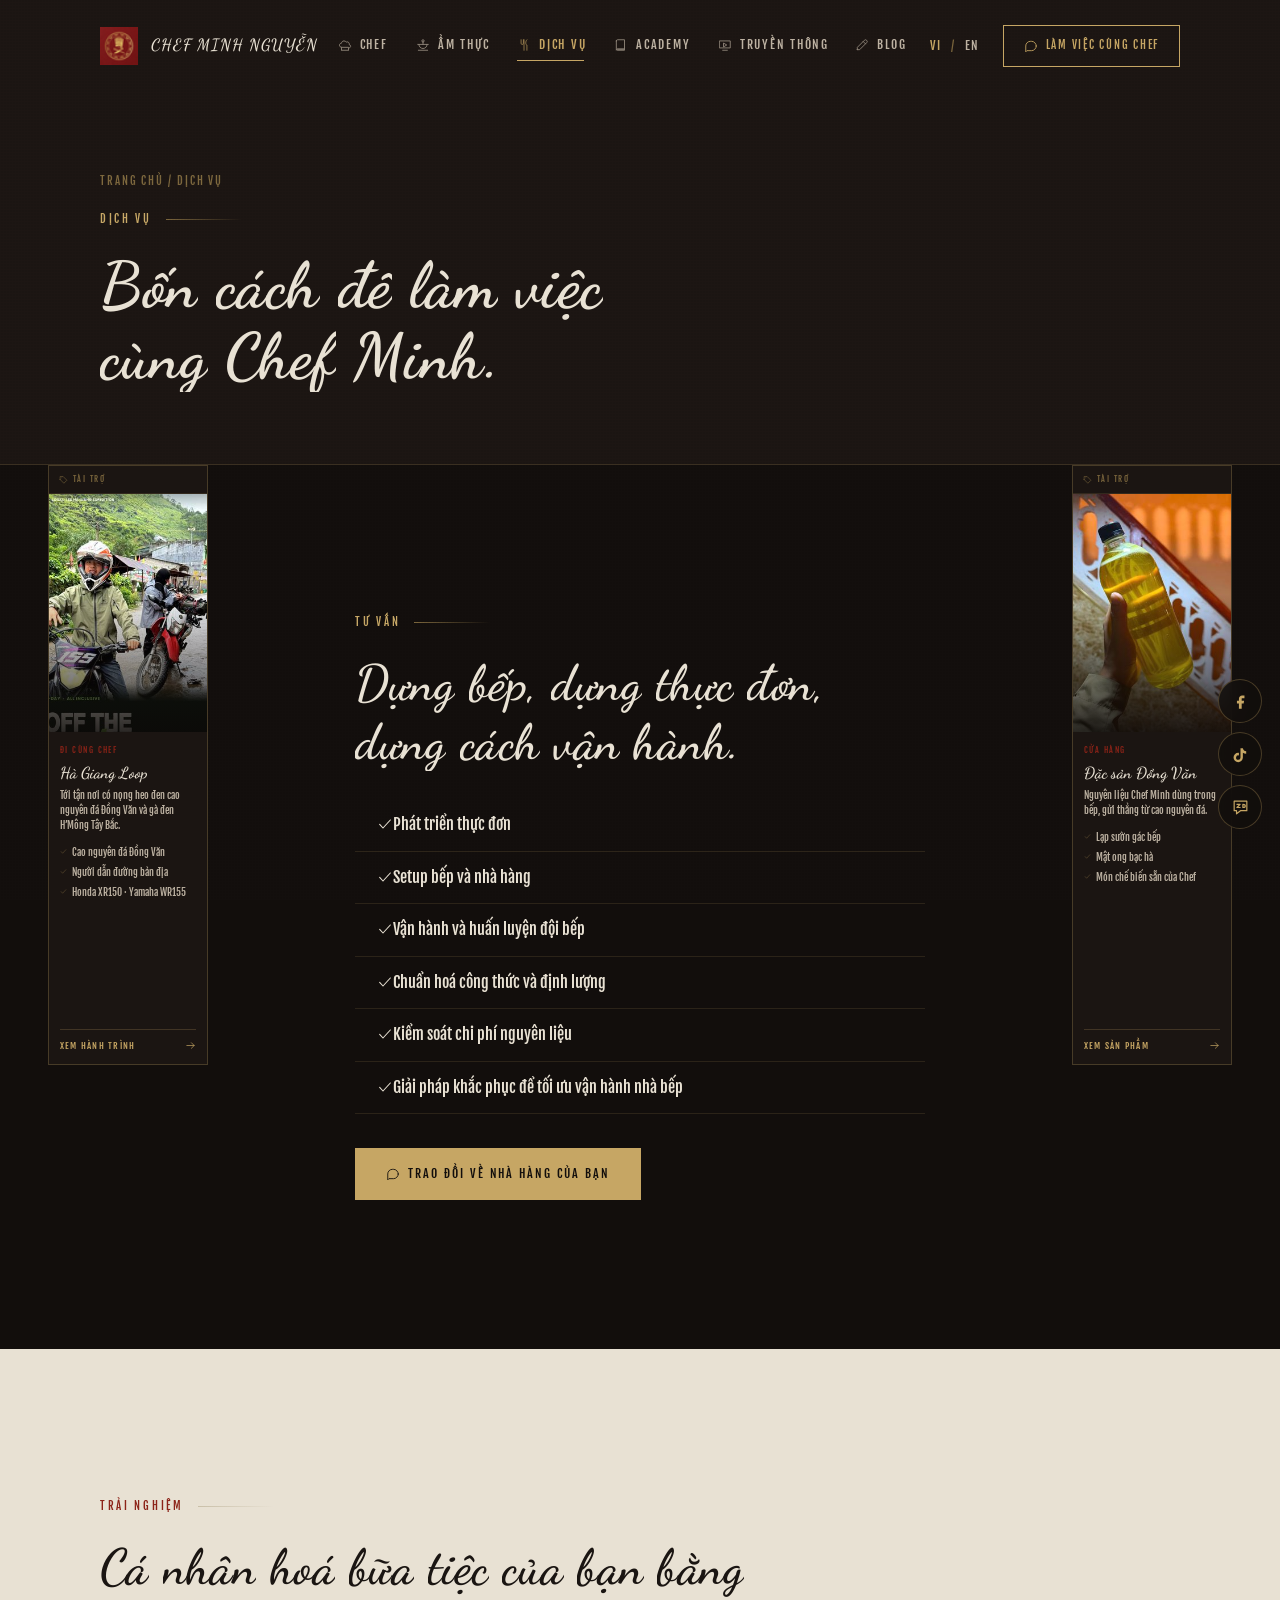
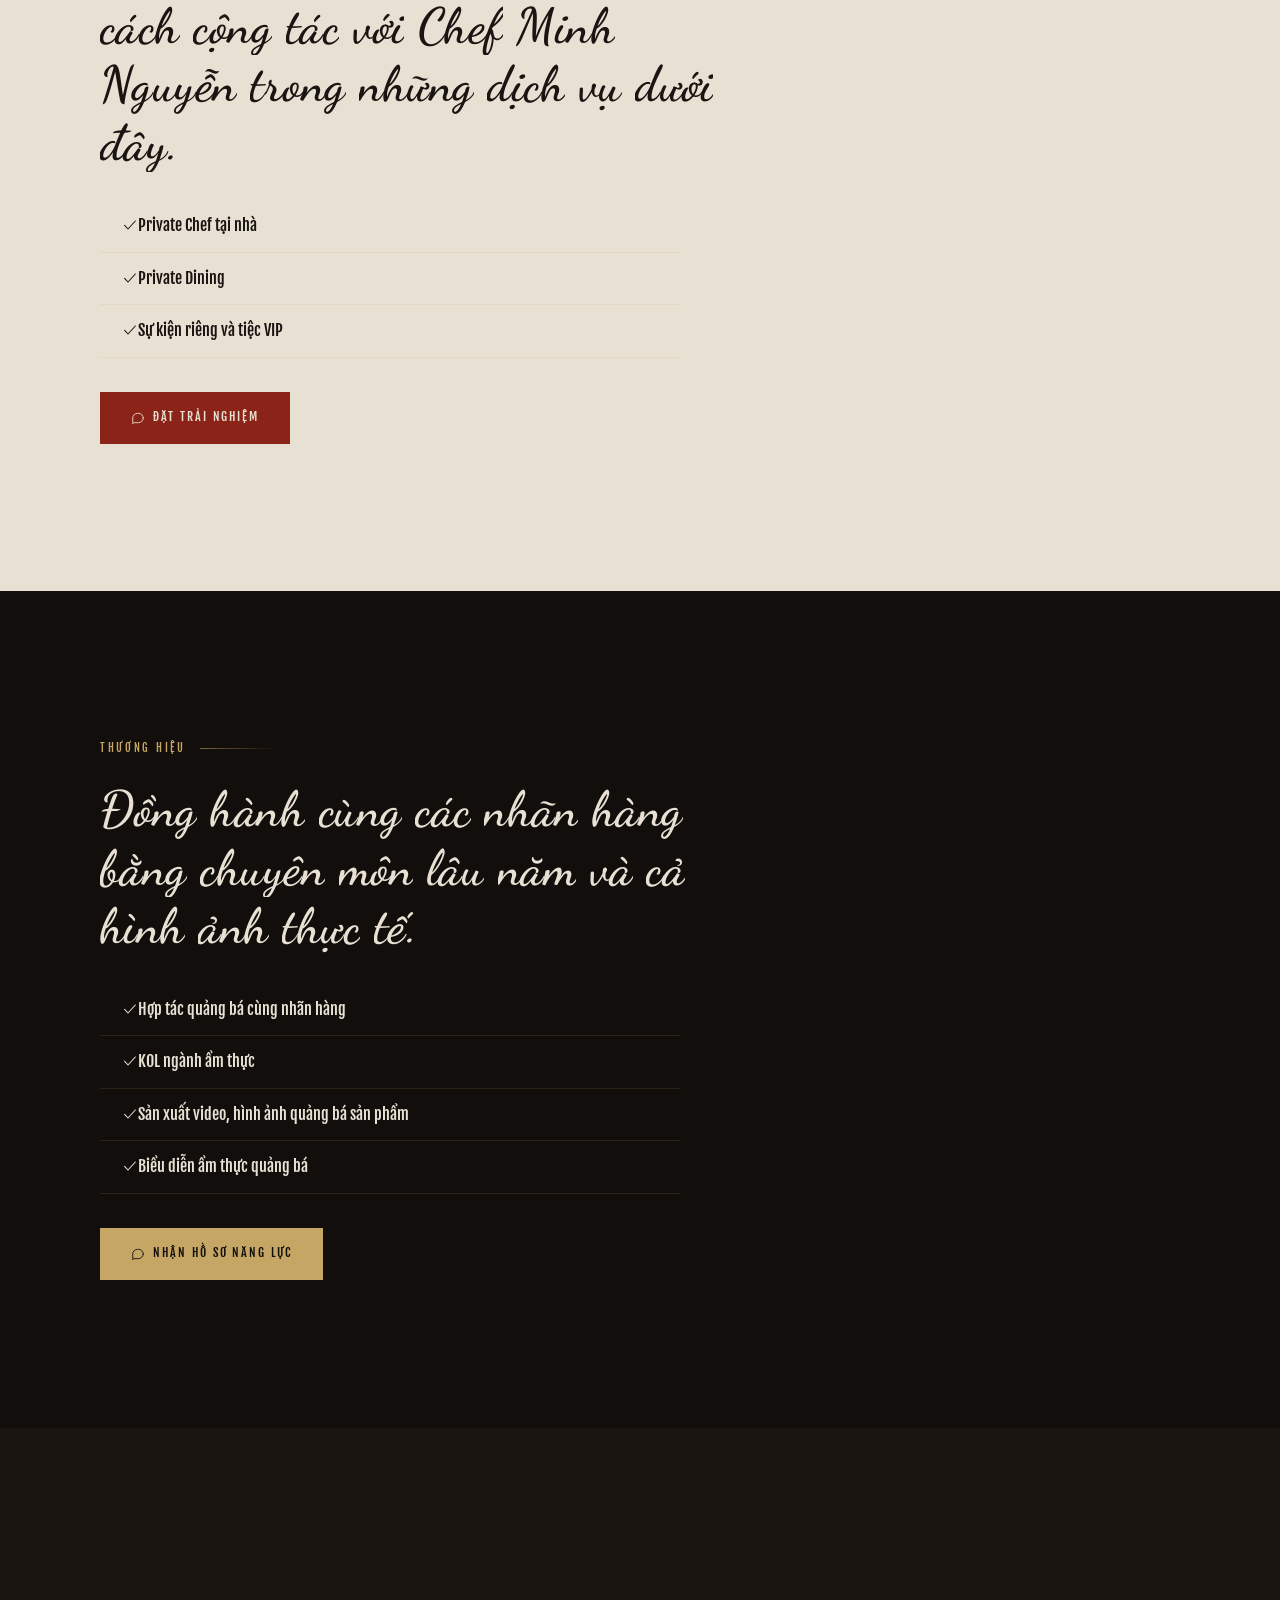
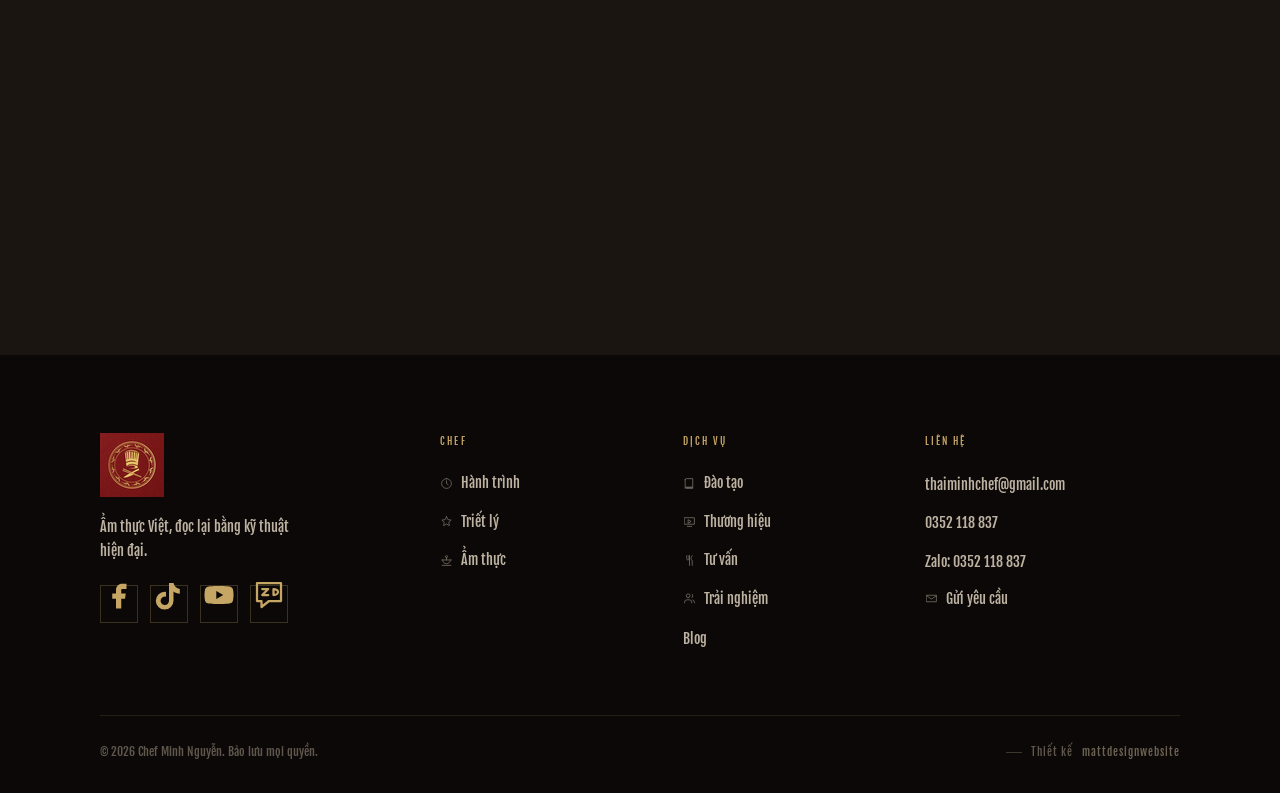
<file: services.html>
﻿<!DOCTYPE html>
<html lang="vi">
<head>
<meta charset="UTF-8">
<meta name="viewport" content="width=device-width, initial-scale=1.0">
<title>Dịch vụ — Chef Minh Nguyễn</title>
<meta name="description" content="Tư vấn nhà hàng, private dining và hợp tác thương hiệu cùng Chef Minh Nguyễn.">
<meta name="theme-color" content="#120E0C">
<meta property="og:type" content="website">
<meta property="og:title" content="Dịch vụ — Chef Minh Nguyễn">
<meta property="og:description" content="Tư vấn nhà hàng, private dining và hợp tác thương hiệu cùng Chef Minh Nguyễn.">
<meta property="og:locale" content="vi_VN">
<link rel="icon" type="image/png" sizes="32x32" href="[data-uri]">
<link rel="apple-touch-icon" href="assets/logo-64.png">
<link rel="preconnect" href="https://fonts.googleapis.com">
<link rel="preconnect" href="https://fonts.gstatic.com" crossorigin>
<link href="https://fonts.googleapis.com/css2?family=Dancing+Script:wght@400..700&family=Fjalla+One&display=swap" rel="stylesheet">
<link rel="preload" as="image" href="assets/chef-portrait.jpg" fetchpriority="high">
<link rel="stylesheet" href="css/site.css">
</head>
<body>
<svg width="0" height="0" style="position:absolute" aria-hidden="true">
  <defs>
    <!-- Một bông lúa, dùng cho viền con dấu và cho dấu phân cách -->
    <g id="stalk">
      <path d="M88 26 Q99 21 111 13" fill="none" stroke="currentColor" stroke-width="1.5" stroke-linecap="round"/>
      <path d="M91.5 24.2 l-2.6 -5.2 M95.5 22.6 l-2.6 -5.2 M99.5 20.8 l-2.6 -5.2 M103.5 18.6 l-2.6 -5.2 M107.5 16.2 l-2.6 -5.2"
            fill="none" stroke="currentColor" stroke-width="1.3" stroke-linecap="round"/>
      <path d="M93 26.4 l-1.6 4.4 M98 24.4 l-1.6 4.4 M103 22 l-1.6 4.4"
            fill="none" stroke="currentColor" stroke-width="1.1" stroke-linecap="round"/>
    </g>

    <!-- CON DẤU ĐẦY ĐỦ — bản vẽ lại tạm thời, chờ file vector gốc -->
    <g id="seal">
      <circle class="seal-ring" style="--len:590" cx="100" cy="100" r="94" fill="none" stroke="currentColor" stroke-width="1.2"/>
      <circle class="seal-ring seal-ring--b" style="--len:565" cx="100" cy="100" r="90" fill="none" stroke="currentColor" stroke-width="2.6"/>
      <circle class="seal-ring seal-ring--b" style="--len:452" cx="100" cy="100" r="72" fill="none" stroke="currentColor" stroke-width="2.6"/>
      <circle class="seal-ring" style="--len:427" cx="100" cy="100" r="68" fill="none" stroke="currentColor" stroke-width="1.2"/>

      <g class="seal-grain">
        <use href="#stalk"/>
        <use href="#stalk" transform="rotate(30 100 100)"/>
        <use href="#stalk" transform="rotate(60 100 100)"/>
        <use href="#stalk" transform="rotate(90 100 100)"/>
        <use href="#stalk" transform="rotate(120 100 100)"/>
        <use href="#stalk" transform="rotate(150 100 100)"/>
        <use href="#stalk" transform="rotate(180 100 100)"/>
        <use href="#stalk" transform="rotate(210 100 100)"/>
        <use href="#stalk" transform="rotate(240 100 100)"/>
        <use href="#stalk" transform="rotate(270 100 100)"/>
        <use href="#stalk" transform="rotate(300 100 100)"/>
        <use href="#stalk" transform="rotate(330 100 100)"/>
      </g>

      <g class="seal-body" fill="currentColor">
        <!-- Mũ đầu bếp -->
        <path d="M74 78 C 68 56, 82 42, 96 49 C 103 40, 120 43, 124 55
                 C 134 58, 134 74, 127 78 Z"/>
        <path d="M84 52 v26 M92 47 v31 M100 45 v33 M108 47 v31 M116 51 v27"
              stroke="#120E0C" stroke-width="2.2" fill="none" opacity=".92"/>
        <rect x="72" y="78" width="56" height="13" rx="1.5"/>
        <path d="M100 96 C 112 96, 116 104, 108 108 C 116 106, 118 98, 106 97 Z"/>
      </g>

      <g class="seal-body" fill="currentColor">
        <!-- Dao Tây -->
        <path d="M74 150 L 80 144 L 112 114 C 117 110, 122 115, 117 119 L 84 152 Z"/>
        <!-- Đũa -->
        <path d="M128 150 L 88 116" stroke="currentColor" stroke-width="3.4" stroke-linecap="round" fill="none"/>
        <path d="M134 143 L 94 109" stroke="currentColor" stroke-width="3.4" stroke-linecap="round" fill="none"/>
      </g>
    </g>

    <!-- Con dấu rút gọn cho header và footer (bỏ bớt chi tiết ở size nhỏ) -->
    <g id="seal-mini">
      <circle cx="100" cy="100" r="92" fill="none" stroke="currentColor" stroke-width="5"/>
      <circle cx="100" cy="100" r="72" fill="none" stroke="currentColor" stroke-width="3"/>
      <path d="M74 80 C 68 57, 83 43, 96 50 C 103 41, 121 44, 125 56
               C 135 59, 135 76, 128 80 Z" fill="currentColor"/>
      <rect x="72" y="80" width="56" height="14" rx="1.5" fill="currentColor"/>
      <path d="M74 150 L 80 144 L 112 114 C 117 110, 122 115, 117 119 L 84 152 Z" fill="currentColor"/>
      <path d="M128 150 L 88 116" stroke="currentColor" stroke-width="6" stroke-linecap="round"/>
      <path d="M134 143 L 94 109" stroke="currentColor" stroke-width="6" stroke-linecap="round"/>
    </g>
  </defs>
</svg>

<header class="hdr" id="hdr">
  <div class="wrap hdr__in">
    <a href="index.html" class="brand" aria-label="Chef Minh Nguyễn — trang chủ">
      <img src="assets/logo-32.png" alt="" width="32" height="32" decoding="async">
      <span class="brand__txt">CHEF MINH NGUYỄN</span>
    </a>
    <nav class="nav" aria-label="Điều hướng chính">
      <a href="the-chef.html" data-i="chef"><span data-i18n="nav.chef">Chef</span></a>
      <a href="cuisine.html" data-i="dish"><span data-i18n="nav.cuisine">Ẩm thực</span></a>
      <a href="services.html" data-i="service" class="is-active"><span data-i18n="nav.services">Dịch vụ</span></a>
      <a href="academy.html" data-i="book"><span data-i18n="nav.academy">Academy</span></a>
      <a href="press.html" data-i="media"><span data-i18n="nav.press">Truyền thông</span></a>
      <a href="blog.html" data-i="pen"><span data-i18n="nav.blog">Blog</span></a>
    </nav>
    <div class="hdr__right">
      <div class="lang" role="group" aria-label="Ngôn ngữ">
        <button type="button" data-lang="vi" aria-pressed="true">VI</button>
        <span>/</span>
        <button type="button" data-lang="en" aria-pressed="false">EN</button>
      </div>
      <a href="index.html#contact" class="btn" data-i="chat"><span data-i18n="nav.cta">Làm việc cùng Chef</span></a>
      <button class="burger" id="burger" aria-label="Mở menu" aria-expanded="false"><i></i><i></i><i></i></button>
    </div>
  </div>
</header>

<div class="mmenu" id="mmenu">
  <nav aria-label="Điều hướng di động">
    <a href="the-chef.html" data-i="chef"><span data-i18n="nav.chef">Chef</span></a>
    <a href="cuisine.html" data-i="dish"><span data-i18n="nav.cuisine">Ẩm thực</span></a>
    <a href="services.html" data-i="service"><span data-i18n="nav.services">Dịch vụ</span></a>
    <a href="academy.html" data-i="book"><span data-i18n="nav.academy">Academy</span></a>
    <a href="press.html" data-i="media"><span data-i18n="nav.press">Truyền thông</span></a>
    <a href="blog.html" data-i="pen"><span data-i18n="nav.blog">Blog</span></a>
    <a href="index.html#contact" data-i="mail"><span data-i18n="nav.contact">Liên hệ</span></a>
  </nav>
  <a href="index.html#contact" class="btn btn--solid" data-i="chat"><span data-i18n="nav.cta">Làm việc cùng Chef</span></a>
</div>
<section class="pagehead">
  <div class="wrap">
    <p class="crumb"><a href="index.html">Trang chủ</a> / <span data-i18n="nav.services">Dịch vụ</span></p>
    <p class="eyebrow" data-i18n="pgsv.eyebrow">Dịch vụ</p>
    <h1 class="h-display" style="font-size:clamp(2.4rem,5.4vw,4rem)" data-i18n="pgsv.h">Bốn cách để làm việc<br>cùng Chef Minh.</h1>
    
  </div>
</section>
<main>
<section class="band band--dark" id="consulting">
  <div class="wrap">
    <div class="reveal" style="max-width:660px">
      <p class="eyebrow" data-i18n="sv.consulting.t">Tư vấn</p>
      <h2 class="h-2" data-i18n="sv.consulting.d">Dựng bếp, dựng thực đơn, dựng cách vận hành.</h2>
      <ul style="list-style:none;padding:0;margin:28px 0 34px;max-width:580px">
          <li style="padding:12px 0 12px 22px;position:relative;border-bottom:1px solid rgba(198,166,100,.14)"><svg class="ic" viewBox="0 0 24 24" fill="none" stroke="currentColor" stroke-width="1.6" stroke-linecap="round" stroke-linejoin="round"><path d="M4 12.5 9 18 20 6"/></svg><span data-i18n="sv.consulting1">Phát triển thực đơn</span></li>
          <li style="padding:12px 0 12px 22px;position:relative;border-bottom:1px solid rgba(198,166,100,.14)"><svg class="ic" viewBox="0 0 24 24" fill="none" stroke="currentColor" stroke-width="1.6" stroke-linecap="round" stroke-linejoin="round"><path d="M4 12.5 9 18 20 6"/></svg><span data-i18n="sv.consulting2">Setup bếp và nhà hàng</span></li>
          <li style="padding:12px 0 12px 22px;position:relative;border-bottom:1px solid rgba(198,166,100,.14)"><svg class="ic" viewBox="0 0 24 24" fill="none" stroke="currentColor" stroke-width="1.6" stroke-linecap="round" stroke-linejoin="round"><path d="M4 12.5 9 18 20 6"/></svg><span data-i18n="sv.consulting3">Vận hành và huấn luyện đội bếp</span></li>
          <li style="padding:12px 0 12px 22px;position:relative;border-bottom:1px solid rgba(198,166,100,.14)"><svg class="ic" viewBox="0 0 24 24" fill="none" stroke="currentColor" stroke-width="1.6" stroke-linecap="round" stroke-linejoin="round"><path d="M4 12.5 9 18 20 6"/></svg><span data-i18n="sv.consulting4">Chuẩn hoá công thức và định lượng</span></li>
          <li style="padding:12px 0 12px 22px;position:relative;border-bottom:1px solid rgba(198,166,100,.14)"><svg class="ic" viewBox="0 0 24 24" fill="none" stroke="currentColor" stroke-width="1.6" stroke-linecap="round" stroke-linejoin="round"><path d="M4 12.5 9 18 20 6"/></svg><span data-i18n="sv.consulting5">Kiểm soát chi phí nguyên liệu</span></li>
          <li style="padding:12px 0 12px 22px;position:relative;border-bottom:1px solid rgba(198,166,100,.14)"><svg class="ic" viewBox="0 0 24 24" fill="none" stroke="currentColor" stroke-width="1.6" stroke-linecap="round" stroke-linejoin="round"><path d="M4 12.5 9 18 20 6"/></svg><span data-i18n="sv.consulting6">Giải pháp khắc phục để tối ưu vận hành nhà bếp</span></li>
      </ul>
      <a href="index.html?need=nhahang#contact" class="btn btn--solid" data-i="chat"><span data-i18n="sv.consulting.c">Trao đổi về nhà hàng của bạn</span></a>
    </div>
  </div>
</section>

<section class="band band--shell" data-nav="light" id="experiences">
  <div class="wrap">
    <div class="reveal" style="max-width:660px">
      <p class="eyebrow" data-i18n="sv.experiences.t">Trải nghiệm</p>
      <h2 class="h-2" data-i18n="sv.experiences.d">Cá nhân hoá bữa tiệc của bạn bằng cách cộng tác với Chef Minh Nguyễn trong những dịch vụ dưới đây.</h2>
      <ul style="list-style:none;padding:0;margin:28px 0 34px;max-width:580px">
          <li style="padding:12px 0 12px 22px;position:relative;border-bottom:1px solid rgba(198,166,100,.14)"><svg class="ic" viewBox="0 0 24 24" fill="none" stroke="currentColor" stroke-width="1.6" stroke-linecap="round" stroke-linejoin="round"><path d="M4 12.5 9 18 20 6"/></svg><span data-i18n="sv.experiences1">Private Chef tại nhà</span></li>
          <li style="padding:12px 0 12px 22px;position:relative;border-bottom:1px solid rgba(198,166,100,.14)"><svg class="ic" viewBox="0 0 24 24" fill="none" stroke="currentColor" stroke-width="1.6" stroke-linecap="round" stroke-linejoin="round"><path d="M4 12.5 9 18 20 6"/></svg><span data-i18n="sv.experiences2">Private Dining</span></li>
          <li style="padding:12px 0 12px 22px;position:relative;border-bottom:1px solid rgba(198,166,100,.14)"><svg class="ic" viewBox="0 0 24 24" fill="none" stroke="currentColor" stroke-width="1.6" stroke-linecap="round" stroke-linejoin="round"><path d="M4 12.5 9 18 20 6"/></svg><span data-i18n="sv.experiences3">Sự kiện riêng và tiệc VIP</span></li>
      </ul>
      <a href="index.html?need=trainghiem#contact" class="btn btn--solid" data-i="chat"><span data-i18n="sv.experiences.c">Đặt trải nghiệm</span></a>
    </div>
  </div>
</section>

<section class="band band--dark" id="brand">
  <div class="wrap">
    <div class="reveal" style="max-width:660px">
      <p class="eyebrow" data-i18n="sv.brand.t">Thương hiệu</p>
      <h2 class="h-2" data-i18n="sv.brand.d">Đồng hành cùng các nhãn hàng bằng chuyên môn lâu năm và cả hình ảnh thực tế.</h2>
      <ul style="list-style:none;padding:0;margin:28px 0 34px;max-width:580px">
          <li style="padding:12px 0 12px 22px;position:relative;border-bottom:1px solid rgba(198,166,100,.14)"><svg class="ic" viewBox="0 0 24 24" fill="none" stroke="currentColor" stroke-width="1.6" stroke-linecap="round" stroke-linejoin="round"><path d="M4 12.5 9 18 20 6"/></svg><span data-i18n="sv.brand1">Hợp tác quảng bá cùng nhãn hàng</span></li>
          <li style="padding:12px 0 12px 22px;position:relative;border-bottom:1px solid rgba(198,166,100,.14)"><svg class="ic" viewBox="0 0 24 24" fill="none" stroke="currentColor" stroke-width="1.6" stroke-linecap="round" stroke-linejoin="round"><path d="M4 12.5 9 18 20 6"/></svg><span data-i18n="sv.brand2">KOL ngành ẩm thực</span></li>
          <li style="padding:12px 0 12px 22px;position:relative;border-bottom:1px solid rgba(198,166,100,.14)"><svg class="ic" viewBox="0 0 24 24" fill="none" stroke="currentColor" stroke-width="1.6" stroke-linecap="round" stroke-linejoin="round"><path d="M4 12.5 9 18 20 6"/></svg><span data-i18n="sv.brand3">Sản xuất video, hình ảnh quảng bá sản phẩm</span></li>
          <li style="padding:12px 0 12px 22px;position:relative;border-bottom:1px solid rgba(198,166,100,.14)"><svg class="ic" viewBox="0 0 24 24" fill="none" stroke="currentColor" stroke-width="1.6" stroke-linecap="round" stroke-linejoin="round"><path d="M4 12.5 9 18 20 6"/></svg><span data-i18n="sv.brand4">Biểu diễn ẩm thực quảng bá</span></li>
      </ul>
      <a href="index.html?need=brand#contact" class="btn btn--solid" data-i="chat"><span data-i18n="sv.brand.c">Nhận hồ sơ năng lực</span></a>
    </div>
  </div>
</section>

<section class="band band--raised">
  <div class="wrap" style="text-align:center">
    <p class="eyebrow" style="justify-content:center" data-i18n="sv.aca.t">Đào tạo</p>
    <h2 class="h-2" style="margin-left:auto;margin-right:auto" data-i18n="sv.aca.h">Trụ thứ tư có trang riêng.</h2>
    <p class="lead" style="margin:0 auto 30px" data-i18n="sv.aca.l">Ba khoá học, lịch khai giảng và cách đăng ký nằm ở trang Academy.</p>
    <a href="academy.html" class="btn" data-i="book"><span data-i18n="nav.academy">Academy</span></a>
  </div>
</section>
</main>
<footer class="ft">
  <div class="wrap">
    <div class="ft__grid">
      <div class="ft__brand">
        <img src="assets/logo-64.png" alt="Chef Minh Nguyễn" width="64" height="64" loading="lazy" decoding="async">
        <p data-i18n="ft.tag">Ẩm thực Việt, đọc lại bằng kỹ thuật hiện đại.</p>
        <div class="ft__social">
          <a href="https://www.facebook.com/Minhnguyensg0110/" target="_blank" rel="noopener" aria-label="Facebook" data-i="fb"></a>
          <a href="#" aria-label="TikTok" data-i="tiktok"></a>
          <a href="#" aria-label="YouTube" data-i="yt"></a>
          <a href="https://zalo.me/0352118837" target="_blank" rel="noopener" aria-label="Zalo" data-i="zalo"></a>
        </div>
      </div>
      <div>
        <h4 data-i18n="ft.h1">Chef</h4>
        <ul>
          <li><a href="the-chef.html" data-i="clock"><span data-i18n="ft.l1">Hành trình</span></a></li>
          <li><a href="the-chef.html#philosophy" data-i="star"><span data-i18n="ft.l2">Triết lý</span></a></li>
          <li><a href="cuisine.html" data-i="dish"><span data-i18n="ft.l3">Ẩm thực</span></a></li>
        </ul>
      </div>
      <div>
        <h4 data-i18n="ft.h2">Dịch vụ</h4>
        <ul>
          <li><a href="academy.html" data-i="book"><span data-i18n="ft.l4">Đào tạo</span></a></li>
          <li><a href="services.html#brand" data-i="media"><span data-i18n="ft.l5">Thương hiệu</span></a></li>
          <li><a href="services.html#consulting" data-i="service"><span data-i18n="ft.l6">Tư vấn</span></a></li>
          <li><a href="services.html#experiences" data-i="users"><span data-i18n="ft.l7">Trải nghiệm</span></a></li>
          <li><a href="blog.html" data-i18n="nav.blog">Blog</a></li>
        </ul>
      </div>
      <div>
        <h4 data-i18n="ft.h3">Liên hệ</h4>
        <ul>
          <li><a href="mailto:thaiminhchef@gmail.com">thaiminhchef@gmail.com</a></li>
          <li><a href="tel:+84352118837">0352 118 837</a></li>
          <li><a href="https://zalo.me/0352118837" target="_blank" rel="noopener">Zalo: 0352 118 837</a></li>
          <li><a href="index.html#contact" data-i="mail"><span data-i18n="ft.l8">Gửi yêu cầu</span></a></li>
        </ul>
      </div>
    </div>
    <div class="ft__base">
      <p>© <span id="yr">2026</span> Chef Minh Nguyễn. <span data-i18n="ft.rights">Bảo lưu mọi quyền.</span></p>
      <a class="sig" href="#" aria-label="Thiết kế bởi mattdesignwebsite">
        <i></i><span data-i18n="ft.by">Thiết kế</span> <b>mattdesignwebsite</b>
      </a>
    </div>
  </div>
</footer>

<div class="dock">
  <a href="https://www.facebook.com/Minhnguyensg0110/" target="_blank" rel="noopener" aria-label="Facebook" data-i="fb"></a>
  <a href="#" aria-label="TikTok" data-i="tiktok"></a>
  <a href="https://zalo.me/0352118837" target="_blank" rel="noopener" aria-label="Zalo" data-i="zalo"></a>
  <button class="dock__top" type="button" id="to-top" aria-label="Về đầu trang" data-i="up"></button>
</div>

<script src="js/site.js" defer></script>
</body>
</html>
</file>
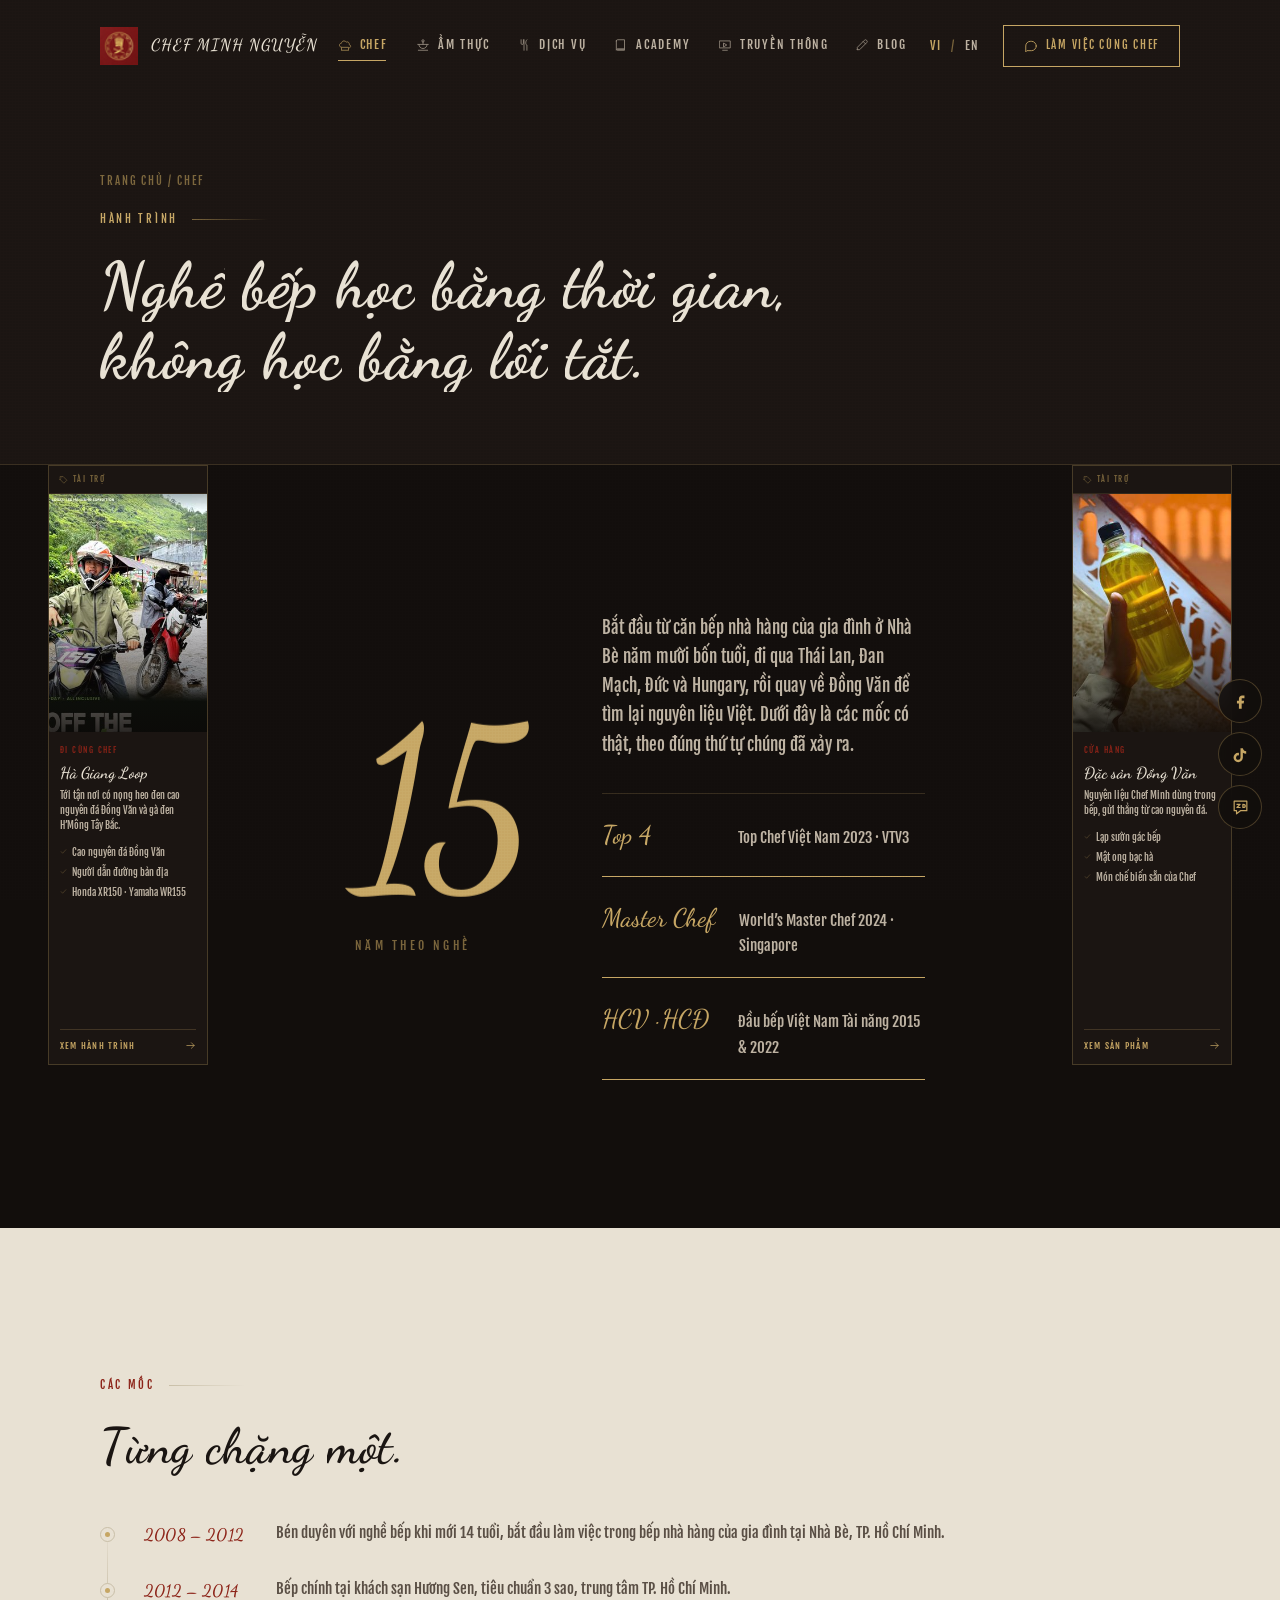
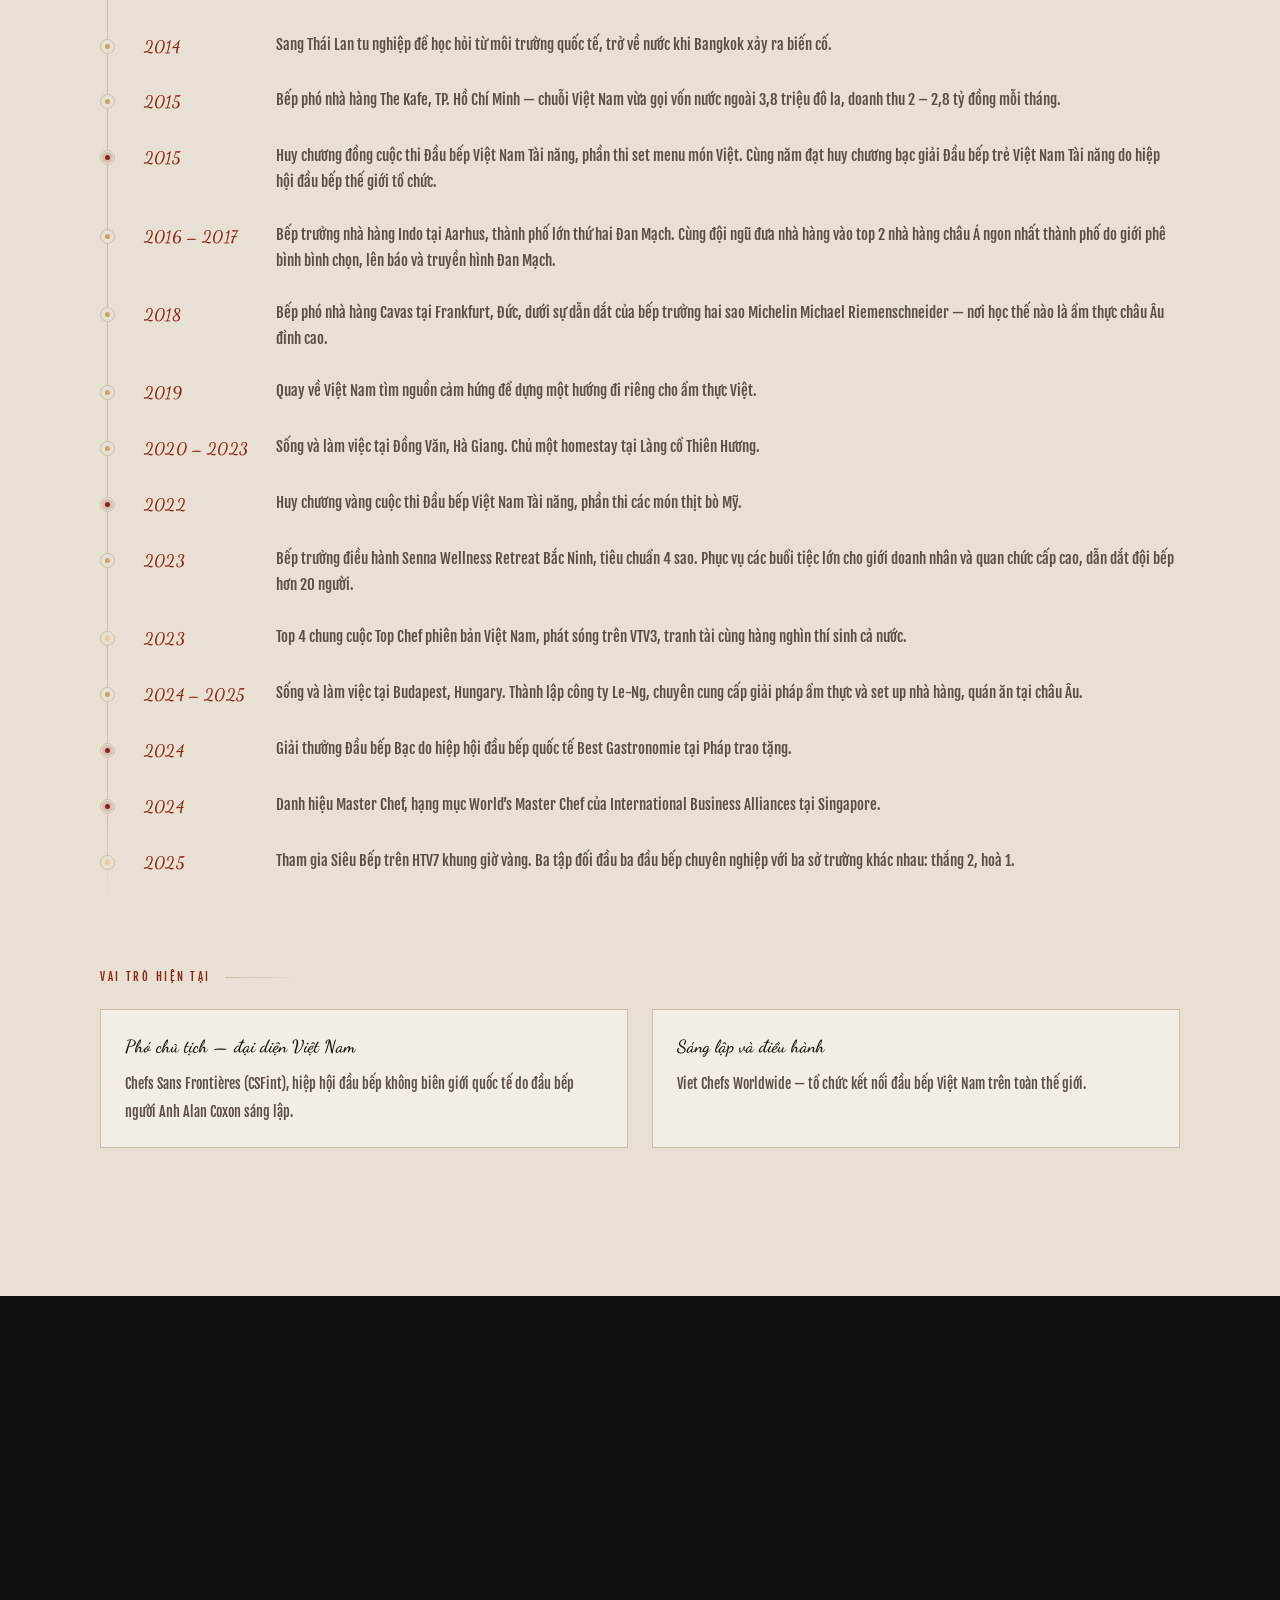
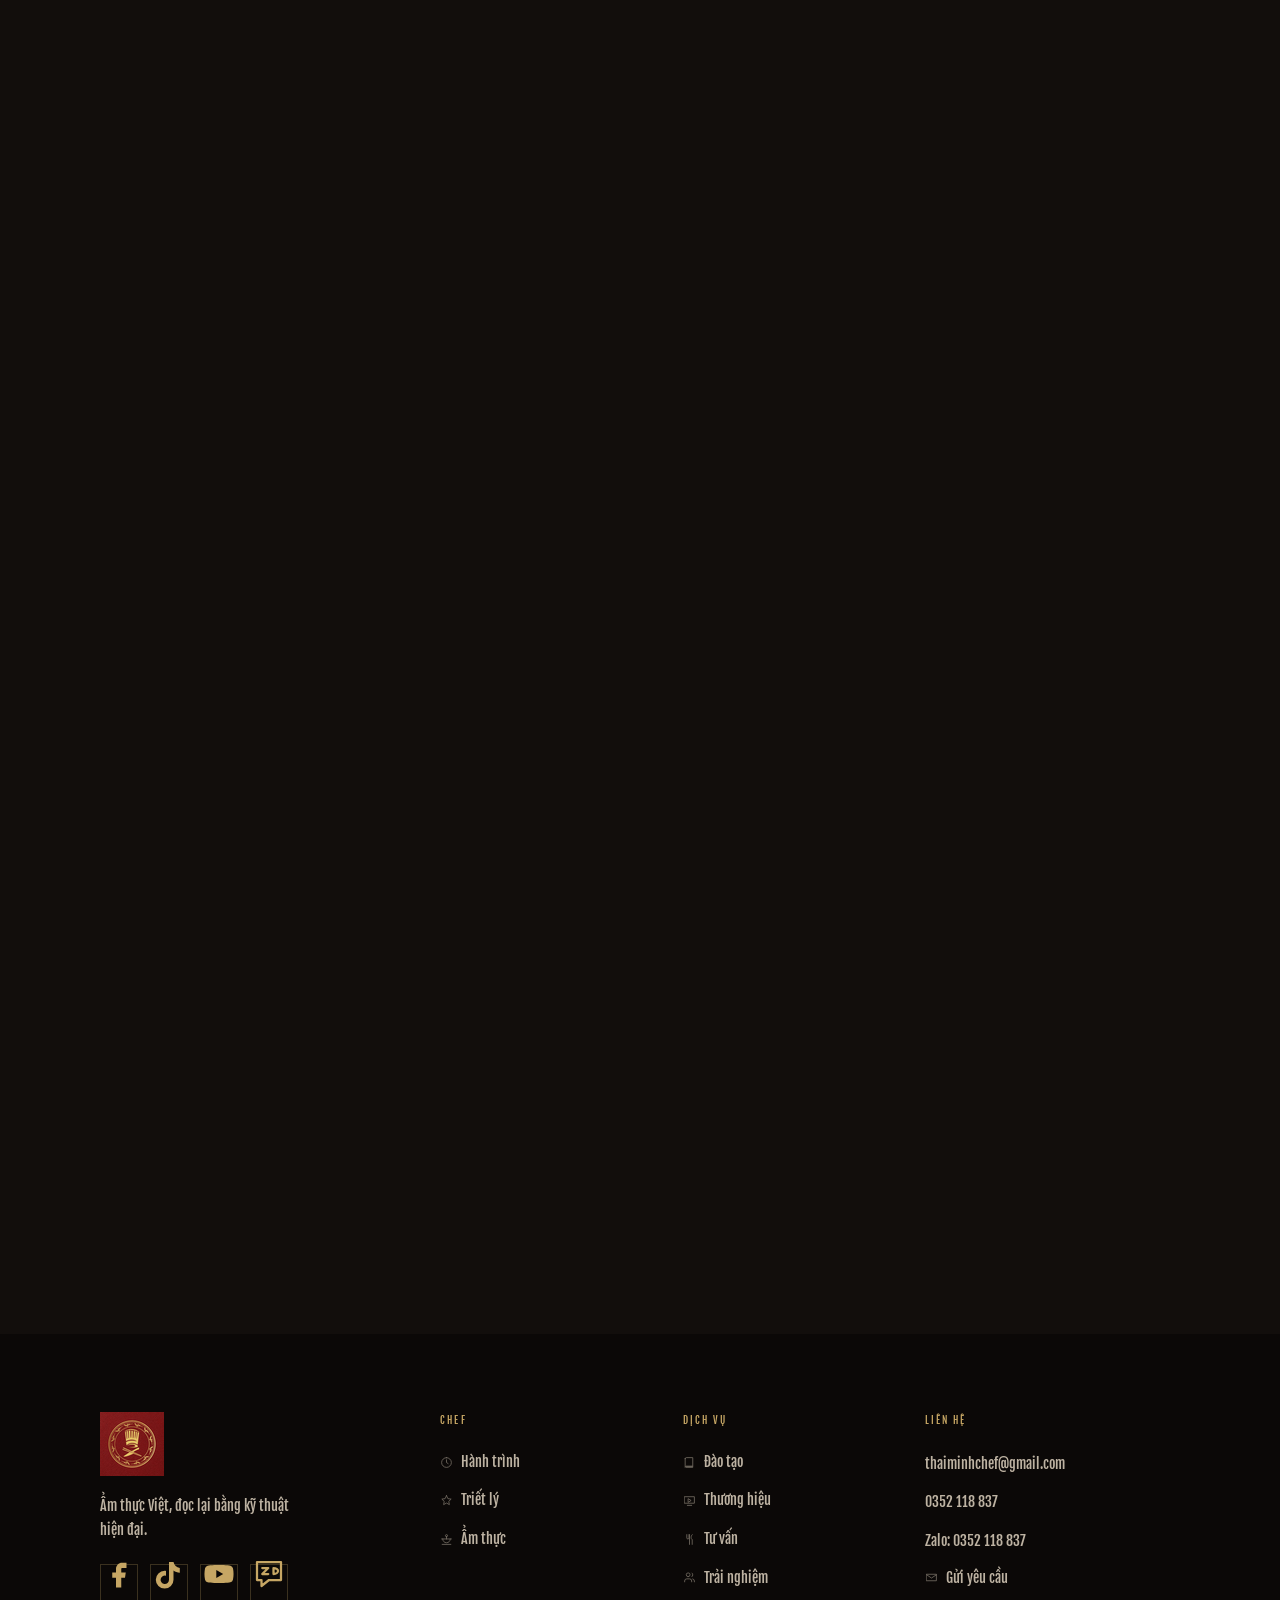
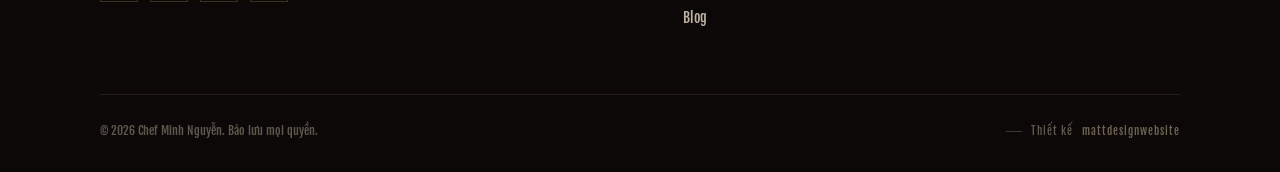
<file: the-chef.html>
﻿<!DOCTYPE html>
<html lang="vi">
<head>
<meta charset="UTF-8">
<meta name="viewport" content="width=device-width, initial-scale=1.0">
<title>Chef Minh Nguyễn — Hành trình nghề bếp</title>
<meta name="description" content="Tiểu sử, các mốc nghề nghiệp và thành tích của Chef Minh Nguyễn từ 2008 tới nay.">
<meta name="theme-color" content="#120E0C">
<meta property="og:type" content="website">
<meta property="og:title" content="Chef Minh Nguyễn — Hành trình nghề bếp">
<meta property="og:description" content="Tiểu sử, các mốc nghề nghiệp và thành tích của Chef Minh Nguyễn từ 2008 tới nay.">
<meta property="og:locale" content="vi_VN">
<link rel="icon" type="image/png" sizes="32x32" href="[data-uri]">
<link rel="apple-touch-icon" href="assets/logo-64.png">
<link rel="preconnect" href="https://fonts.googleapis.com">
<link rel="preconnect" href="https://fonts.gstatic.com" crossorigin>
<link href="https://fonts.googleapis.com/css2?family=Dancing+Script:wght@400..700&family=Fjalla+One&display=swap" rel="stylesheet">
<link rel="preload" as="image" href="assets/chef-portrait.jpg" fetchpriority="high">
<link rel="stylesheet" href="css/site.css">
</head>
<body>
<svg width="0" height="0" style="position:absolute" aria-hidden="true">
  <defs>
    <!-- Một bông lúa, dùng cho viền con dấu và cho dấu phân cách -->
    <g id="stalk">
      <path d="M88 26 Q99 21 111 13" fill="none" stroke="currentColor" stroke-width="1.5" stroke-linecap="round"/>
      <path d="M91.5 24.2 l-2.6 -5.2 M95.5 22.6 l-2.6 -5.2 M99.5 20.8 l-2.6 -5.2 M103.5 18.6 l-2.6 -5.2 M107.5 16.2 l-2.6 -5.2"
            fill="none" stroke="currentColor" stroke-width="1.3" stroke-linecap="round"/>
      <path d="M93 26.4 l-1.6 4.4 M98 24.4 l-1.6 4.4 M103 22 l-1.6 4.4"
            fill="none" stroke="currentColor" stroke-width="1.1" stroke-linecap="round"/>
    </g>

    <!-- CON DẤU ĐẦY ĐỦ — bản vẽ lại tạm thời, chờ file vector gốc -->
    <g id="seal">
      <circle class="seal-ring" style="--len:590" cx="100" cy="100" r="94" fill="none" stroke="currentColor" stroke-width="1.2"/>
      <circle class="seal-ring seal-ring--b" style="--len:565" cx="100" cy="100" r="90" fill="none" stroke="currentColor" stroke-width="2.6"/>
      <circle class="seal-ring seal-ring--b" style="--len:452" cx="100" cy="100" r="72" fill="none" stroke="currentColor" stroke-width="2.6"/>
      <circle class="seal-ring" style="--len:427" cx="100" cy="100" r="68" fill="none" stroke="currentColor" stroke-width="1.2"/>

      <g class="seal-grain">
        <use href="#stalk"/>
        <use href="#stalk" transform="rotate(30 100 100)"/>
        <use href="#stalk" transform="rotate(60 100 100)"/>
        <use href="#stalk" transform="rotate(90 100 100)"/>
        <use href="#stalk" transform="rotate(120 100 100)"/>
        <use href="#stalk" transform="rotate(150 100 100)"/>
        <use href="#stalk" transform="rotate(180 100 100)"/>
        <use href="#stalk" transform="rotate(210 100 100)"/>
        <use href="#stalk" transform="rotate(240 100 100)"/>
        <use href="#stalk" transform="rotate(270 100 100)"/>
        <use href="#stalk" transform="rotate(300 100 100)"/>
        <use href="#stalk" transform="rotate(330 100 100)"/>
      </g>

      <g class="seal-body" fill="currentColor">
        <!-- Mũ đầu bếp -->
        <path d="M74 78 C 68 56, 82 42, 96 49 C 103 40, 120 43, 124 55
                 C 134 58, 134 74, 127 78 Z"/>
        <path d="M84 52 v26 M92 47 v31 M100 45 v33 M108 47 v31 M116 51 v27"
              stroke="#120E0C" stroke-width="2.2" fill="none" opacity=".92"/>
        <rect x="72" y="78" width="56" height="13" rx="1.5"/>
        <path d="M100 96 C 112 96, 116 104, 108 108 C 116 106, 118 98, 106 97 Z"/>
      </g>

      <g class="seal-body" fill="currentColor">
        <!-- Dao Tây -->
        <path d="M74 150 L 80 144 L 112 114 C 117 110, 122 115, 117 119 L 84 152 Z"/>
        <!-- Đũa -->
        <path d="M128 150 L 88 116" stroke="currentColor" stroke-width="3.4" stroke-linecap="round" fill="none"/>
        <path d="M134 143 L 94 109" stroke="currentColor" stroke-width="3.4" stroke-linecap="round" fill="none"/>
      </g>
    </g>

    <!-- Con dấu rút gọn cho header và footer (bỏ bớt chi tiết ở size nhỏ) -->
    <g id="seal-mini">
      <circle cx="100" cy="100" r="92" fill="none" stroke="currentColor" stroke-width="5"/>
      <circle cx="100" cy="100" r="72" fill="none" stroke="currentColor" stroke-width="3"/>
      <path d="M74 80 C 68 57, 83 43, 96 50 C 103 41, 121 44, 125 56
               C 135 59, 135 76, 128 80 Z" fill="currentColor"/>
      <rect x="72" y="80" width="56" height="14" rx="1.5" fill="currentColor"/>
      <path d="M74 150 L 80 144 L 112 114 C 117 110, 122 115, 117 119 L 84 152 Z" fill="currentColor"/>
      <path d="M128 150 L 88 116" stroke="currentColor" stroke-width="6" stroke-linecap="round"/>
      <path d="M134 143 L 94 109" stroke="currentColor" stroke-width="6" stroke-linecap="round"/>
    </g>
  </defs>
</svg>

<header class="hdr" id="hdr">
  <div class="wrap hdr__in">
    <a href="index.html" class="brand" aria-label="Chef Minh Nguyễn — trang chủ">
      <img src="assets/logo-32.png" alt="" width="32" height="32" decoding="async">
      <span class="brand__txt">CHEF MINH NGUYỄN</span>
    </a>
    <nav class="nav" aria-label="Điều hướng chính">
      <a href="the-chef.html" data-i="chef" class="is-active"><span data-i18n="nav.chef">Chef</span></a>
      <a href="cuisine.html" data-i="dish"><span data-i18n="nav.cuisine">Ẩm thực</span></a>
      <a href="services.html" data-i="service"><span data-i18n="nav.services">Dịch vụ</span></a>
      <a href="academy.html" data-i="book"><span data-i18n="nav.academy">Academy</span></a>
      <a href="press.html" data-i="media"><span data-i18n="nav.press">Truyền thông</span></a>
      <a href="blog.html" data-i="pen"><span data-i18n="nav.blog">Blog</span></a>
    </nav>
    <div class="hdr__right">
      <div class="lang" role="group" aria-label="Ngôn ngữ">
        <button type="button" data-lang="vi" aria-pressed="true">VI</button>
        <span>/</span>
        <button type="button" data-lang="en" aria-pressed="false">EN</button>
      </div>
      <a href="index.html#contact" class="btn" data-i="chat"><span data-i18n="nav.cta">Làm việc cùng Chef</span></a>
      <button class="burger" id="burger" aria-label="Mở menu" aria-expanded="false"><i></i><i></i><i></i></button>
    </div>
  </div>
</header>

<div class="mmenu" id="mmenu">
  <nav aria-label="Điều hướng di động">
    <a href="the-chef.html" data-i="chef"><span data-i18n="nav.chef">Chef</span></a>
    <a href="cuisine.html" data-i="dish"><span data-i18n="nav.cuisine">Ẩm thực</span></a>
    <a href="services.html" data-i="service"><span data-i18n="nav.services">Dịch vụ</span></a>
    <a href="academy.html" data-i="book"><span data-i18n="nav.academy">Academy</span></a>
    <a href="press.html" data-i="media"><span data-i18n="nav.press">Truyền thông</span></a>
    <a href="blog.html" data-i="pen"><span data-i18n="nav.blog">Blog</span></a>
    <a href="index.html#contact" data-i="mail"><span data-i18n="nav.contact">Liên hệ</span></a>
  </nav>
  <a href="index.html#contact" class="btn btn--solid" data-i="chat"><span data-i18n="nav.cta">Làm việc cùng Chef</span></a>
</div>
<section class="pagehead">
  <div class="wrap">
    <p class="crumb"><a href="index.html">Trang chủ</a> / <span data-i18n="nav.chef">Chef</span></p>
    <p class="eyebrow" data-i18n="pgchef.eyebrow">Hành trình</p>
    <h1 class="h-display" style="font-size:clamp(2.4rem,5.4vw,4rem)" data-i18n="pgchef.h">Nghề bếp học bằng thời gian,<br>không học bằng lối tắt.</h1>
    
  </div>
</section>

<main>

<section class="band band--dark">
  <div class="wrap">
    <div class="craft reveal">
      <div>
        <div class="craft__num" id="counter">15</div>
        <div class="craft__numlab" data-i18n="craft.label">Năm theo nghề</div>
      </div>
      <div>
        <p class="lead" data-i18n="chef.intro">Bắt đầu từ căn bếp nhà hàng của gia đình ở Nhà Bè năm mười bốn tuổi, đi qua Thái Lan, Đan Mạch, Đức và Hungary, rồi quay về Đồng Văn để tìm lại nguyên liệu Việt. Dưới đây là các mốc có thật, theo đúng thứ tự chúng đã xảy ra.</p>
        <div class="stats">
          <div class="stat"><b>Top 4</b><span data-i18n="craft.s1s">Top Chef Việt Nam 2023 · VTV3</span></div>
          <div class="stat"><b>Master Chef</b><span data-i18n="craft.s2s">World’s Master Chef 2024 · Singapore</span></div>
          <div class="stat"><b>HCV · HCĐ</b><span data-i18n="craft.s3s">Đầu bếp Việt Nam Tài năng 2022 &amp; 2015</span></div>
        </div>
      </div>
    </div>
  </div>
</section>

<section class="band band--shell" data-nav="light" id="timeline">
  <div class="wrap">
    <p class="eyebrow" data-i18n="chef.tl">Các mốc</p>
    <h2 class="h-2" style="margin-bottom:44px" data-i18n="chef.tlh">Từng chặng một.</h2>
    <div class="reveal">
<ol class="tl tl--light">
  <li class="tl__i tl__i--kitchen"><span class="tl__y">2008 – 2012</span><span class="tl__t" data-i18n="bio.1">Bén duyên với nghề bếp khi mới 14 tuổi, bắt đầu làm việc trong bếp nhà hàng của gia đình tại Nhà Bè, TP. Hồ Chí Minh.</span></li>
  <li class="tl__i tl__i--kitchen"><span class="tl__y">2012 – 2014</span><span class="tl__t" data-i18n="bio.2">Bếp chính tại khách sạn Hương Sen, tiêu chuẩn 3 sao, trung tâm TP. Hồ Chí Minh.</span></li>
  <li class="tl__i tl__i--world"><span class="tl__y">2014</span><span class="tl__t" data-i18n="bio.3">Sang Thái Lan tu nghiệp để học hỏi từ môi trường quốc tế, trở về nước khi Bangkok xảy ra biến cố.</span></li>
  <li class="tl__i tl__i--kitchen"><span class="tl__y">2015</span><span class="tl__t" data-i18n="bio.4">Bếp phó nhà hàng The Kafe, TP. Hồ Chí Minh — chuỗi Việt Nam vừa gọi vốn nước ngoài 3,8 triệu đô la, doanh thu 2 – 2,8 tỷ đồng mỗi tháng.</span></li>
  <li class="tl__i tl__i--award"><span class="tl__y">2015</span><span class="tl__t" data-i18n="bio.5">Huy chương đồng cuộc thi Đầu bếp Việt Nam Tài năng, phần thi set menu món Việt. Cùng năm đạt huy chương bạc giải Đầu bếp trẻ Việt Nam Tài năng do hiệp hội đầu bếp thế giới tổ chức.</span></li>
  <li class="tl__i tl__i--world"><span class="tl__y">2016 – 2017</span><span class="tl__t" data-i18n="bio.6">Bếp trưởng nhà hàng Indo tại Aarhus, thành phố lớn thứ hai Đan Mạch. Cùng đội ngũ đưa nhà hàng vào top 2 nhà hàng châu Á ngon nhất thành phố do giới phê bình bình chọn, lên báo và truyền hình Đan Mạch.</span></li>
  <li class="tl__i tl__i--world"><span class="tl__y">2018</span><span class="tl__t" data-i18n="bio.7">Bếp phó nhà hàng Cavas tại Frankfurt, Đức, dưới sự dẫn dắt của bếp trưởng hai sao Michelin Michael Riemenschneider — nơi học thế nào là ẩm thực châu Âu đỉnh cao.</span></li>
  <li class="tl__i tl__i--home"><span class="tl__y">2019</span><span class="tl__t" data-i18n="bio.8">Quay về Việt Nam tìm nguồn cảm hứng để dựng một hướng đi riêng cho ẩm thực Việt.</span></li>
  <li class="tl__i tl__i--home"><span class="tl__y">2020 – 2023</span><span class="tl__t" data-i18n="bio.9">Sống và làm việc tại Đồng Văn, Hà Giang. Chủ một homestay tại Làng cổ Thiên Hương.</span></li>
  <li class="tl__i tl__i--award"><span class="tl__y">2022</span><span class="tl__t" data-i18n="bio.10">Huy chương vàng cuộc thi Đầu bếp Việt Nam Tài năng, phần thi các món thịt bò Mỹ.</span></li>
  <li class="tl__i tl__i--kitchen"><span class="tl__y">2023</span><span class="tl__t" data-i18n="bio.11">Bếp trưởng điều hành Senna Wellness Retreat Bắc Ninh, tiêu chuẩn 4 sao. Phục vụ các buổi tiệc lớn cho giới doanh nhân và quan chức cấp cao, dẫn dắt đội bếp hơn 20 người.</span></li>
  <li class="tl__i tl__i--tv"><span class="tl__y">2023</span><span class="tl__t" data-i18n="bio.12">Top 4 chung cuộc Top Chef phiên bản Việt Nam, phát sóng trên VTV3, tranh tài cùng hàng nghìn thí sinh cả nước.</span></li>
  <li class="tl__i tl__i--world"><span class="tl__y">2024 – 2025</span><span class="tl__t" data-i18n="bio.13">Sống và làm việc tại Budapest, Hungary. Thành lập công ty Le-Ng, chuyên cung cấp giải pháp ẩm thực và set up nhà hàng, quán ăn tại châu Âu.</span></li>
  <li class="tl__i tl__i--award"><span class="tl__y">2024</span><span class="tl__t" data-i18n="bio.14">Giải thưởng Đầu bếp Bạc do hiệp hội đầu bếp quốc tế Best Gastronomie tại Pháp trao tặng.</span></li>
  <li class="tl__i tl__i--award"><span class="tl__y">2024</span><span class="tl__t" data-i18n="bio.15">Danh hiệu Master Chef, hạng mục World’s Master Chef của International Business Alliances tại Singapore.</span></li>
  <li class="tl__i tl__i--tv"><span class="tl__y">2025</span><span class="tl__t" data-i18n="bio.16">Tham gia Siêu Bếp trên HTV7 khung giờ vàng. Ba tập đối đầu ba đầu bếp chuyên nghiệp với ba sở trường khác nhau: thắng 2, hoà 1.</span></li>
</ol>
    </div>

    <p class="eyebrow" style="margin-top:64px" data-i18n="bio.roles">Vai trò hiện tại</p>
    <div class="reveal">
<div class="roles">
  <div class="role"><b data-i18n="role.t1">Phó chủ tịch — đại diện Việt Nam</b><span data-i18n="role.d1">Chefs Sans Frontières (CSFint), hiệp hội đầu bếp không biên giới quốc tế do đầu bếp người Anh Alan Coxon sáng lập.</span></div>
  <div class="role"><b data-i18n="role.t2">Sáng lập và điều hành</b><span data-i18n="role.d2">Viet Chefs Worldwide — tổ chức kết nối đầu bếp Việt Nam trên toàn thế giới.</span></div>
</div>
    </div>
  </div>
</section>

<section class="band band--dark" id="philosophy" style="text-align:center">
  <div class="wrap">
    <div class="stalk-rule reveal" style="margin-bottom:52px">
      <svg viewBox="60 0 80 44" aria-hidden="true"><use href="#stalk"/></svg>
    </div>
    <blockquote class="reveal" style="margin:0 auto;max-width:19ch">
      <p style="font-family:var(--display);font-weight:400;font-size:clamp(1.9rem,4.4vw,3.5rem);line-height:1.24;margin:0;color:var(--shell)" data-i18n="phil.quote">“Ẩm thực Việt không chỉ là món ăn, mà là câu chuyện về văn hóa, con người và vùng đất.”</p>
      <p style="font-size:1rem;line-height:1.8;color:var(--cream-soft);max-width:52ch;margin:34px auto 0" data-i18n="phil.quote2">“Tôi muốn giữ được cái hồn Việt trong từng nguyên liệu, đồng thời dùng kỹ thuật và tư duy hiện đại để đưa những giá trị ấy đối thoại với thế giới.”</p>
      <footer style="margin-top:36px"><span class="label" data-i18n="phil.attr">Chef Minh Nguyễn</span></footer>
    </blockquote>
    <div class="stalk-rule reveal" style="margin-top:56px">
      <svg viewBox="60 0 80 44" aria-hidden="true"><use href="#stalk"/></svg>
    </div>
    <div style="margin-top:52px"><a href="cuisine.html" class="link-arrow" data-i="arrow" data-i-pos="end"><span data-i18n="cui.cta2">Xem trang ẩm thực</span> </a></div>
  </div>
</section>

</main>
<footer class="ft">
  <div class="wrap">
    <div class="ft__grid">
      <div class="ft__brand">
        <img src="assets/logo-64.png" alt="Chef Minh Nguyễn" width="64" height="64" loading="lazy" decoding="async">
        <p data-i18n="ft.tag">Ẩm thực Việt, đọc lại bằng kỹ thuật hiện đại.</p>
        <div class="ft__social">
          <a href="https://www.facebook.com/Minhnguyensg0110/" target="_blank" rel="noopener" aria-label="Facebook" data-i="fb"></a>
          <a href="#" aria-label="TikTok" data-i="tiktok"></a>
          <a href="#" aria-label="YouTube" data-i="yt"></a>
          <a href="https://zalo.me/0352118837" target="_blank" rel="noopener" aria-label="Zalo" data-i="zalo"></a>
        </div>
      </div>
      <div>
        <h4 data-i18n="ft.h1">Chef</h4>
        <ul>
          <li><a href="the-chef.html" data-i="clock"><span data-i18n="ft.l1">Hành trình</span></a></li>
          <li><a href="the-chef.html#philosophy" data-i="star"><span data-i18n="ft.l2">Triết lý</span></a></li>
          <li><a href="cuisine.html" data-i="dish"><span data-i18n="ft.l3">Ẩm thực</span></a></li>
        </ul>
      </div>
      <div>
        <h4 data-i18n="ft.h2">Dịch vụ</h4>
        <ul>
          <li><a href="academy.html" data-i="book"><span data-i18n="ft.l4">Đào tạo</span></a></li>
          <li><a href="services.html#brand" data-i="media"><span data-i18n="ft.l5">Thương hiệu</span></a></li>
          <li><a href="services.html#consulting" data-i="service"><span data-i18n="ft.l6">Tư vấn</span></a></li>
          <li><a href="services.html#experiences" data-i="users"><span data-i18n="ft.l7">Trải nghiệm</span></a></li>
          <li><a href="blog.html" data-i18n="nav.blog">Blog</a></li>
        </ul>
      </div>
      <div>
        <h4 data-i18n="ft.h3">Liên hệ</h4>
        <ul>
          <li><a href="mailto:thaiminhchef@gmail.com">thaiminhchef@gmail.com</a></li>
          <li><a href="tel:+84352118837">0352 118 837</a></li>
          <li><a href="https://zalo.me/0352118837" target="_blank" rel="noopener">Zalo: 0352 118 837</a></li>
          <li><a href="index.html#contact" data-i="mail"><span data-i18n="ft.l8">Gửi yêu cầu</span></a></li>
        </ul>
      </div>
    </div>
    <div class="ft__base">
      <p>© <span id="yr">2026</span> Chef Minh Nguyễn. <span data-i18n="ft.rights">Bảo lưu mọi quyền.</span></p>
      <a class="sig" href="#" aria-label="Thiết kế bởi mattdesignwebsite">
        <i></i><span data-i18n="ft.by">Thiết kế</span> <b>mattdesignwebsite</b>
      </a>
    </div>
  </div>
</footer>

<div class="dock">
  <a href="https://www.facebook.com/Minhnguyensg0110/" target="_blank" rel="noopener" aria-label="Facebook" data-i="fb"></a>
  <a href="#" aria-label="TikTok" data-i="tiktok"></a>
  <a href="https://zalo.me/0352118837" target="_blank" rel="noopener" aria-label="Zalo" data-i="zalo"></a>
  <button class="dock__top" type="button" id="to-top" aria-label="Về đầu trang" data-i="up"></button>
</div>

<script src="js/site.js" defer></script>
</body>
</html>
</file>
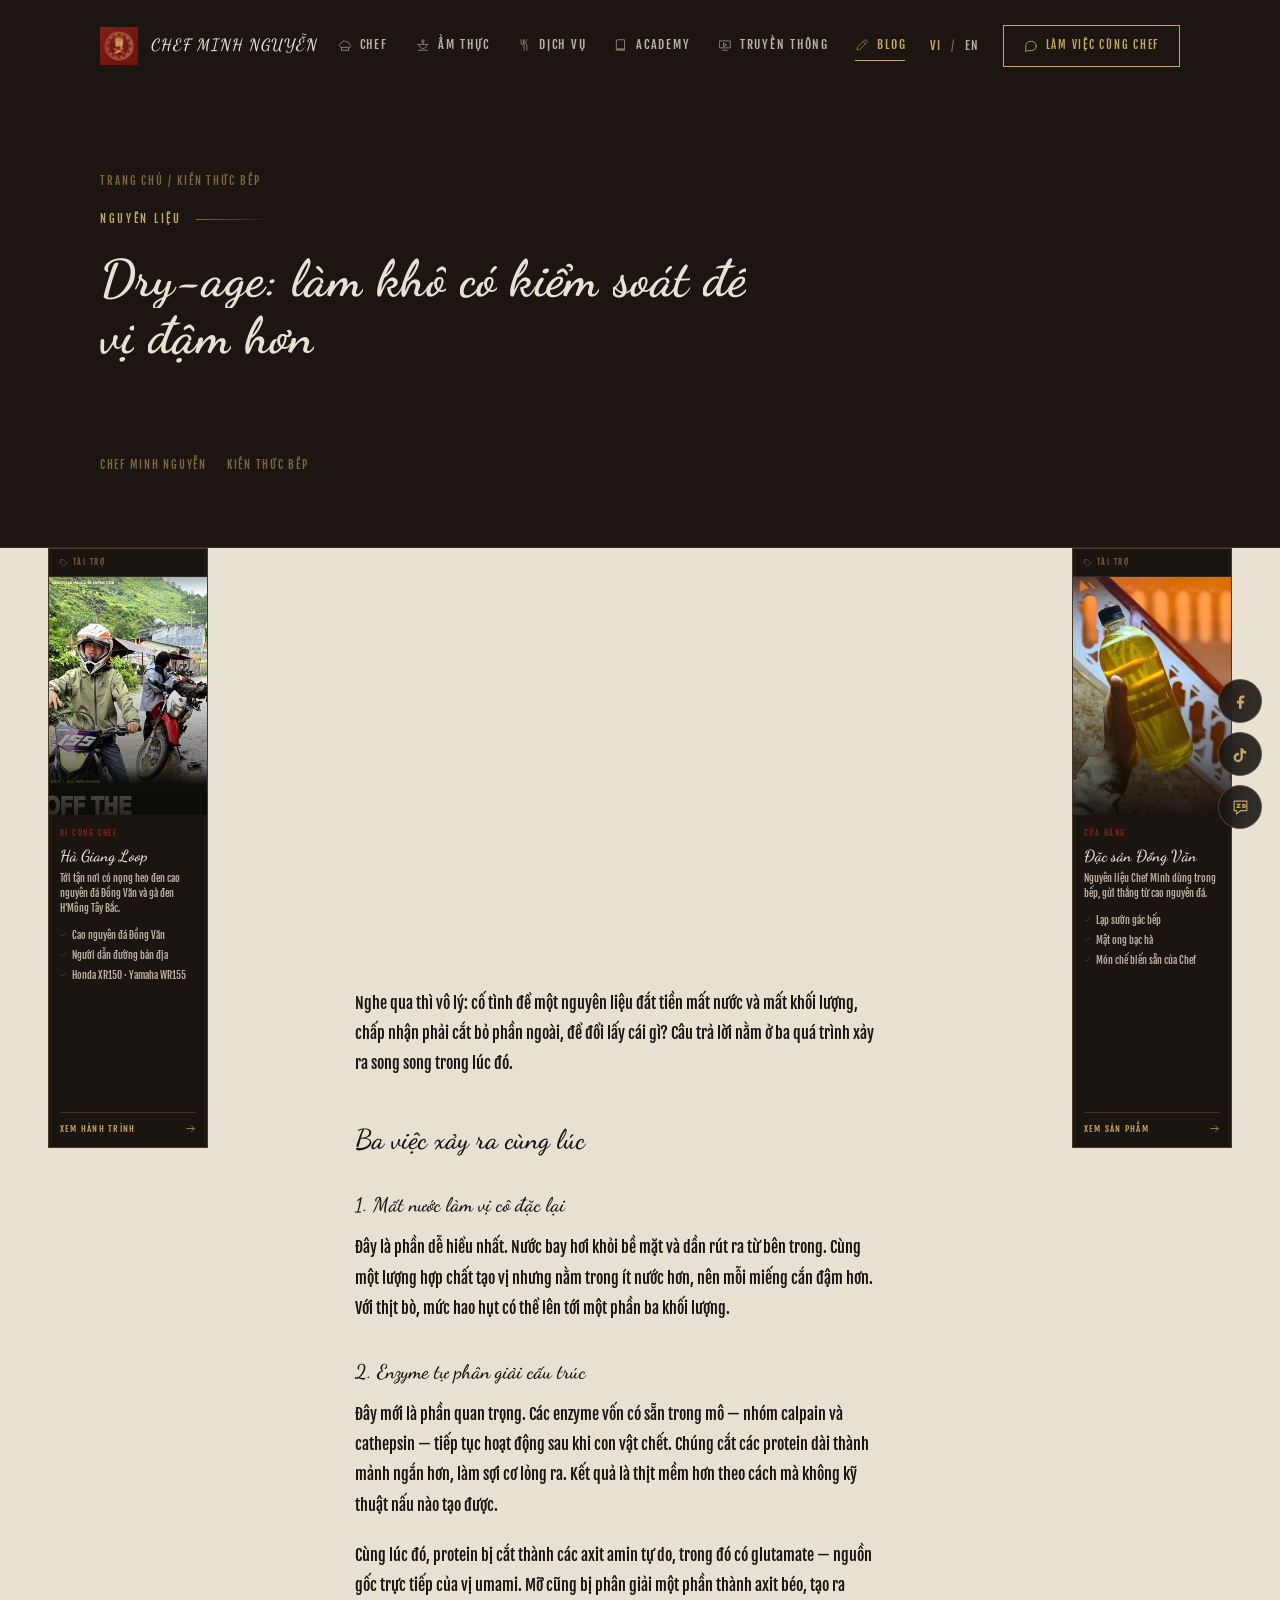
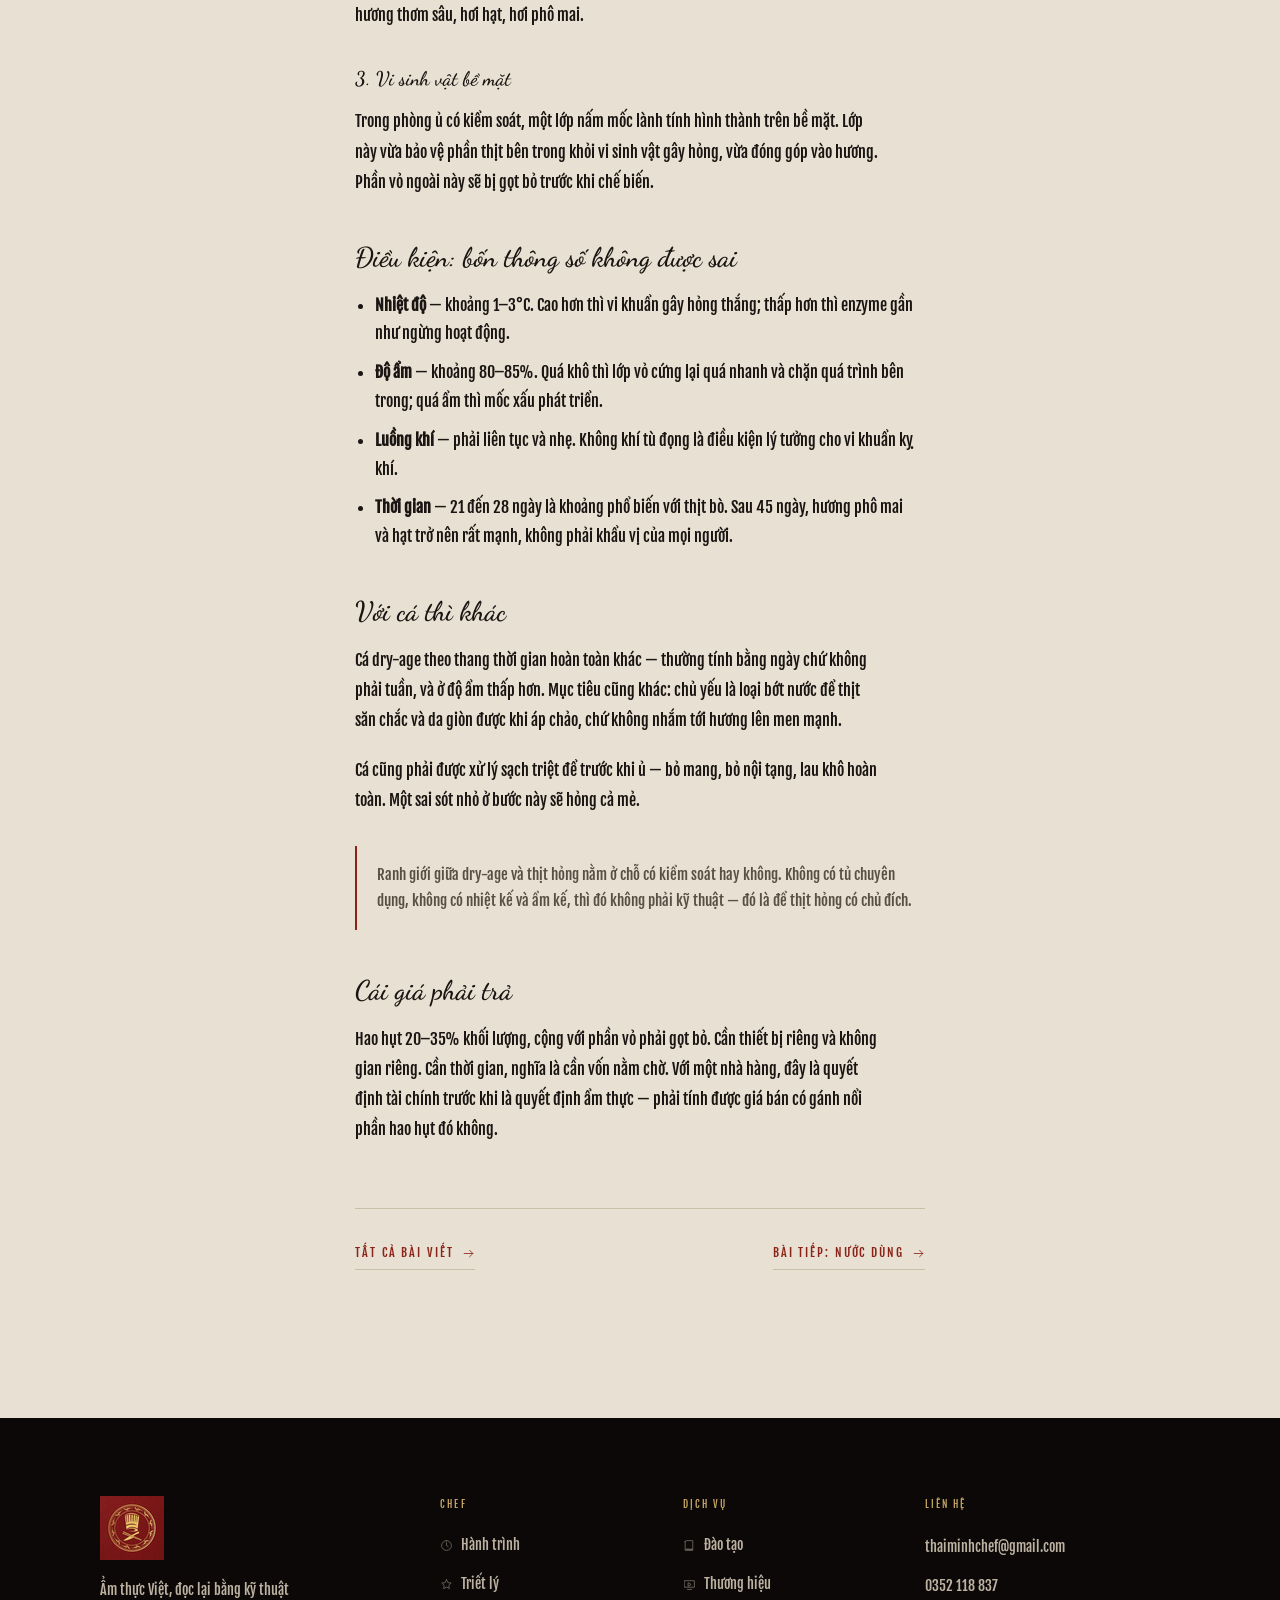
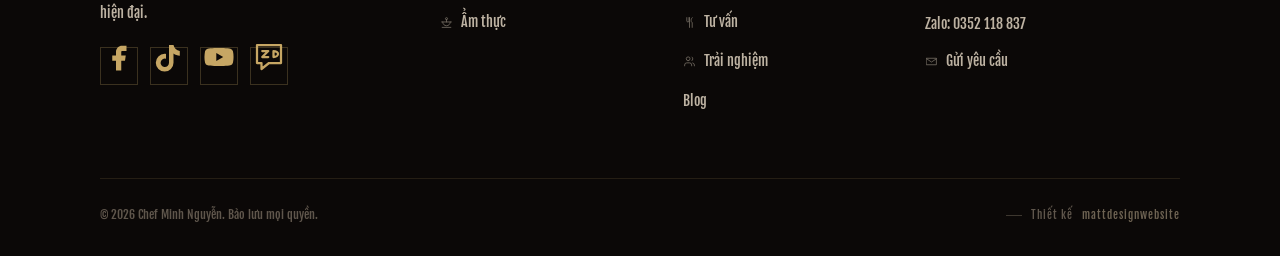
<file: blog/dry-aging.html>
﻿<!DOCTYPE html>
<html lang="vi">
<head>
<meta charset="UTF-8">
<meta name="viewport" content="width=device-width, initial-scale=1.0">
<title>Dry-age: làm khô có kiểm soát để vị đậm hơn — Chef Minh Nguyễn</title>
<meta name="description" content="Nguyên lý đằng sau việc cố tình để nguyên liệu mất nước, và ranh giới giữa chín tới và hỏng.">
<meta name="theme-color" content="#120E0C">
<meta property="og:type" content="website">
<meta property="og:title" content="Dry-age: làm khô có kiểm soát để vị đậm hơn — Chef Minh Nguyễn">
<meta property="og:description" content="Nguyên lý đằng sau việc cố tình để nguyên liệu mất nước, và ranh giới giữa chín tới và hỏng.">
<meta property="og:locale" content="vi_VN">
<link rel="icon" type="image/png" sizes="32x32" href="[data-uri]">
<link rel="apple-touch-icon" href="../assets/logo-64.png">
<link rel="preconnect" href="https://fonts.googleapis.com">
<link rel="preconnect" href="https://fonts.gstatic.com" crossorigin>
<link href="https://fonts.googleapis.com/css2?family=Dancing+Script:wght@400..700&family=Fjalla+One&display=swap" rel="stylesheet">
<link rel="preload" as="image" href="../assets/chef-portrait.jpg" fetchpriority="high">
<link rel="stylesheet" href="../css/site.css">
</head>
<body>
<svg width="0" height="0" style="position:absolute" aria-hidden="true">
  <defs>
    <!-- Một bông lúa, dùng cho viền con dấu và cho dấu phân cách -->
    <g id="stalk">
      <path d="M88 26 Q99 21 111 13" fill="none" stroke="currentColor" stroke-width="1.5" stroke-linecap="round"/>
      <path d="M91.5 24.2 l-2.6 -5.2 M95.5 22.6 l-2.6 -5.2 M99.5 20.8 l-2.6 -5.2 M103.5 18.6 l-2.6 -5.2 M107.5 16.2 l-2.6 -5.2"
            fill="none" stroke="currentColor" stroke-width="1.3" stroke-linecap="round"/>
      <path d="M93 26.4 l-1.6 4.4 M98 24.4 l-1.6 4.4 M103 22 l-1.6 4.4"
            fill="none" stroke="currentColor" stroke-width="1.1" stroke-linecap="round"/>
    </g>

    <!-- CON DẤU ĐẦY ĐỦ — bản vẽ lại tạm thời, chờ file vector gốc -->
    <g id="seal">
      <circle class="seal-ring" style="--len:590" cx="100" cy="100" r="94" fill="none" stroke="currentColor" stroke-width="1.2"/>
      <circle class="seal-ring seal-ring--b" style="--len:565" cx="100" cy="100" r="90" fill="none" stroke="currentColor" stroke-width="2.6"/>
      <circle class="seal-ring seal-ring--b" style="--len:452" cx="100" cy="100" r="72" fill="none" stroke="currentColor" stroke-width="2.6"/>
      <circle class="seal-ring" style="--len:427" cx="100" cy="100" r="68" fill="none" stroke="currentColor" stroke-width="1.2"/>

      <g class="seal-grain">
        <use href="#stalk"/>
        <use href="#stalk" transform="rotate(30 100 100)"/>
        <use href="#stalk" transform="rotate(60 100 100)"/>
        <use href="#stalk" transform="rotate(90 100 100)"/>
        <use href="#stalk" transform="rotate(120 100 100)"/>
        <use href="#stalk" transform="rotate(150 100 100)"/>
        <use href="#stalk" transform="rotate(180 100 100)"/>
        <use href="#stalk" transform="rotate(210 100 100)"/>
        <use href="#stalk" transform="rotate(240 100 100)"/>
        <use href="#stalk" transform="rotate(270 100 100)"/>
        <use href="#stalk" transform="rotate(300 100 100)"/>
        <use href="#stalk" transform="rotate(330 100 100)"/>
      </g>

      <g class="seal-body" fill="currentColor">
        <!-- Mũ đầu bếp -->
        <path d="M74 78 C 68 56, 82 42, 96 49 C 103 40, 120 43, 124 55
                 C 134 58, 134 74, 127 78 Z"/>
        <path d="M84 52 v26 M92 47 v31 M100 45 v33 M108 47 v31 M116 51 v27"
              stroke="#120E0C" stroke-width="2.2" fill="none" opacity=".92"/>
        <rect x="72" y="78" width="56" height="13" rx="1.5"/>
        <path d="M100 96 C 112 96, 116 104, 108 108 C 116 106, 118 98, 106 97 Z"/>
      </g>

      <g class="seal-body" fill="currentColor">
        <!-- Dao Tây -->
        <path d="M74 150 L 80 144 L 112 114 C 117 110, 122 115, 117 119 L 84 152 Z"/>
        <!-- Đũa -->
        <path d="M128 150 L 88 116" stroke="currentColor" stroke-width="3.4" stroke-linecap="round" fill="none"/>
        <path d="M134 143 L 94 109" stroke="currentColor" stroke-width="3.4" stroke-linecap="round" fill="none"/>
      </g>
    </g>

    <!-- Con dấu rút gọn cho header và footer (bỏ bớt chi tiết ở size nhỏ) -->
    <g id="seal-mini">
      <circle cx="100" cy="100" r="92" fill="none" stroke="currentColor" stroke-width="5"/>
      <circle cx="100" cy="100" r="72" fill="none" stroke="currentColor" stroke-width="3"/>
      <path d="M74 80 C 68 57, 83 43, 96 50 C 103 41, 121 44, 125 56
               C 135 59, 135 76, 128 80 Z" fill="currentColor"/>
      <rect x="72" y="80" width="56" height="14" rx="1.5" fill="currentColor"/>
      <path d="M74 150 L 80 144 L 112 114 C 117 110, 122 115, 117 119 L 84 152 Z" fill="currentColor"/>
      <path d="M128 150 L 88 116" stroke="currentColor" stroke-width="6" stroke-linecap="round"/>
      <path d="M134 143 L 94 109" stroke="currentColor" stroke-width="6" stroke-linecap="round"/>
    </g>
  </defs>
</svg>

<header class="hdr" id="hdr">
  <div class="wrap hdr__in">
    <a href="../index.html" class="brand" aria-label="Chef Minh Nguyễn — trang chủ">
      <img src="../assets/logo-32.png" alt="" width="32" height="32" decoding="async">
      <span class="brand__txt">CHEF MINH NGUYỄN</span>
    </a>
    <nav class="nav" aria-label="Điều hướng chính">
      <a href="../the-chef.html" data-i="chef"><span data-i18n="nav.chef">Chef</span></a>
      <a href="../cuisine.html" data-i="dish"><span data-i18n="nav.cuisine">Ẩm thực</span></a>
      <a href="../services.html" data-i="service"><span data-i18n="nav.services">Dịch vụ</span></a>
      <a href="../academy.html" data-i="book"><span data-i18n="nav.academy">Academy</span></a>
      <a href="../press.html" data-i="media"><span data-i18n="nav.press">Truyền thông</span></a>
      <a href="../blog.html" data-i="pen" class="is-active"><span data-i18n="nav.blog">Blog</span></a>
    </nav>
    <div class="hdr__right">
      <div class="lang" role="group" aria-label="Ngôn ngữ">
        <button type="button" data-lang="vi" aria-pressed="true">VI</button>
        <span>/</span>
        <button type="button" data-lang="en" aria-pressed="false">EN</button>
      </div>
      <a href="../index.html#contact" class="btn" data-i="chat"><span data-i18n="nav.cta">Làm việc cùng Chef</span></a>
      <button class="burger" id="burger" aria-label="Mở menu" aria-expanded="false"><i></i><i></i><i></i></button>
    </div>
  </div>
</header>

<div class="mmenu" id="mmenu">
  <nav aria-label="Điều hướng di động">
    <a href="../the-chef.html" data-i="chef"><span data-i18n="nav.chef">Chef</span></a>
    <a href="../cuisine.html" data-i="dish"><span data-i18n="nav.cuisine">Ẩm thực</span></a>
    <a href="../services.html" data-i="service"><span data-i18n="nav.services">Dịch vụ</span></a>
    <a href="../academy.html" data-i="book"><span data-i18n="nav.academy">Academy</span></a>
    <a href="../press.html" data-i="media"><span data-i18n="nav.press">Truyền thông</span></a>
    <a href="../blog.html" data-i="pen"><span data-i18n="nav.blog">Blog</span></a>
    <a href="../index.html#contact" data-i="mail"><span data-i18n="nav.contact">Liên hệ</span></a>
  </nav>
  <a href="../index.html#contact" class="btn btn--solid" data-i="chat"><span data-i18n="nav.cta">Làm việc cùng Chef</span></a>
</div>
<section class="pagehead">
  <div class="wrap">
    <p class="crumb"><a href="../index.html">Trang chủ</a> / <a href="../blog.html">Kiến thức bếp</a></p>
    <p class="eyebrow">Nguyên liệu</p>
    <h1 class="h-display" style="font-size:clamp(2rem,4.4vw,3.2rem);max-width:20ch">Dry-age: làm khô có kiểm soát để vị đậm hơn</h1>
    <p class="lead">Nguyên lý đằng sau việc cố tình để nguyên liệu mất nước, và ranh giới giữa chín tới và hỏng.</p>
    <p class="article__meta"><span>Chef Minh Nguyễn</span><span>Kiến thức bếp</span></p>
  </div>
</section>

<main>
<section class="band band--shell" data-nav="light">
  <div class="wrap">
    <img src="../assets/blog-dry-age.jpg" alt="" style="width:100%;aspect-ratio:21/9;object-fit:cover;margin-bottom:48px" loading="lazy">
    <div class="article">
      <p>Nghe qua thì vô lý: cố tình để một nguyên liệu đắt tiền mất nước và mất khối lượng, chấp nhận phải cắt bỏ phần ngoài, để đổi lấy cái gì? Câu trả lời nằm ở ba quá trình xảy ra song song trong lúc đó.</p>

      <h2>Ba việc xảy ra cùng lúc</h2>
      <h3>1. Mất nước làm vị cô đặc lại</h3>
      <p>Đây là phần dễ hiểu nhất. Nước bay hơi khỏi bề mặt và dần rút ra từ bên trong. Cùng một lượng hợp chất tạo vị nhưng nằm trong ít nước hơn, nên mỗi miếng cắn đậm hơn. Với thịt bò, mức hao hụt có thể lên tới một phần ba khối lượng.</p>

      <h3>2. Enzyme tự phân giải cấu trúc</h3>
      <p>Đây mới là phần quan trọng. Các enzyme vốn có sẵn trong mô — nhóm calpain và cathepsin — tiếp tục hoạt động sau khi con vật chết. Chúng cắt các protein dài thành mảnh ngắn hơn, làm sợi cơ lỏng ra. Kết quả là thịt mềm hơn theo cách mà không kỹ thuật nấu nào tạo được.</p>
      <p>Cùng lúc đó, protein bị cắt thành các axit amin tự do, trong đó có glutamate — nguồn gốc trực tiếp của vị umami. Mỡ cũng bị phân giải một phần thành axit béo, tạo ra hương thơm sâu, hơi hạt, hơi phô mai.</p>

      <h3>3. Vi sinh vật bề mặt</h3>
      <p>Trong phòng ủ có kiểm soát, một lớp nấm mốc lành tính hình thành trên bề mặt. Lớp này vừa bảo vệ phần thịt bên trong khỏi vi sinh vật gây hỏng, vừa đóng góp vào hương. Phần vỏ ngoài này sẽ bị gọt bỏ trước khi chế biến.</p>

      <h2>Điều kiện: bốn thông số không được sai</h2>
      <ul>
        <li><b>Nhiệt độ</b> — khoảng 1–3°C. Cao hơn thì vi khuẩn gây hỏng thắng; thấp hơn thì enzyme gần như ngừng hoạt động.</li>
        <li><b>Độ ẩm</b> — khoảng 80–85%. Quá khô thì lớp vỏ cứng lại quá nhanh và chặn quá trình bên trong; quá ẩm thì mốc xấu phát triển.</li>
        <li><b>Luồng khí</b> — phải liên tục và nhẹ. Không khí tù đọng là điều kiện lý tưởng cho vi khuẩn kỵ khí.</li>
        <li><b>Thời gian</b> — 21 đến 28 ngày là khoảng phổ biến với thịt bò. Sau 45 ngày, hương phô mai và hạt trở nên rất mạnh, không phải khẩu vị của mọi người.</li>
      </ul>

      <h2>Với cá thì khác</h2>
      <p>Cá dry-age theo thang thời gian hoàn toàn khác — thường tính bằng ngày chứ không phải tuần, và ở độ ẩm thấp hơn. Mục tiêu cũng khác: chủ yếu là loại bớt nước để thịt săn chắc và da giòn được khi áp chảo, chứ không nhắm tới hương lên men mạnh.</p>
      <p>Cá cũng phải được xử lý sạch triệt để trước khi ủ — bỏ mang, bỏ nội tạng, lau khô hoàn toàn. Một sai sót nhỏ ở bước này sẽ hỏng cả mẻ.</p>

      <div class="callout">Ranh giới giữa dry-age và thịt hỏng nằm ở chỗ có kiểm soát hay không. Không có tủ chuyên dụng, không có nhiệt kế và ẩm kế, thì đó không phải kỹ thuật — đó là để thịt hỏng có chủ đích.</div>

      <h2>Cái giá phải trả</h2>
      <p>Hao hụt 20–35% khối lượng, cộng với phần vỏ phải gọt bỏ. Cần thiết bị riêng và không gian riêng. Cần thời gian, nghĩa là cần vốn nằm chờ. Với một nhà hàng, đây là quyết định tài chính trước khi là quyết định ẩm thực — phải tính được giá bán có gánh nổi phần hao hụt đó không.</p>

    </div>

    <div style="margin-top:64px;padding-top:34px;border-top:1px solid var(--shell-line);display:flex;gap:28px;flex-wrap:wrap;justify-content:space-between">
      <a href="../blog.html" class="link-arrow" data-i="arrow" data-i-pos="end">Tất cả bài viết </a>
      <a href="nuoc-dung.html" class="link-arrow" data-i="arrow" data-i-pos="end">Bài tiếp: Nước dùng </a>
    </div>
  </div>
</section>
</main>
<footer class="ft">
  <div class="wrap">
    <div class="ft__grid">
      <div class="ft__brand">
        <img src="../assets/logo-64.png" alt="Chef Minh Nguyễn" width="64" height="64" loading="lazy" decoding="async">
        <p data-i18n="ft.tag">Ẩm thực Việt, đọc lại bằng kỹ thuật hiện đại.</p>
        <div class="ft__social">
          <a href="https://www.facebook.com/Minhnguyensg0110/" target="_blank" rel="noopener" aria-label="Facebook" data-i="fb"></a>
          <a href="#" aria-label="TikTok" data-i="tiktok"></a>
          <a href="#" aria-label="YouTube" data-i="yt"></a>
          <a href="https://zalo.me/0352118837" target="_blank" rel="noopener" aria-label="Zalo" data-i="zalo"></a>
        </div>
      </div>
      <div>
        <h4 data-i18n="ft.h1">Chef</h4>
        <ul>
          <li><a href="../the-chef.html" data-i="clock"><span data-i18n="ft.l1">Hành trình</span></a></li>
          <li><a href="../the-chef.html#philosophy" data-i="star"><span data-i18n="ft.l2">Triết lý</span></a></li>
          <li><a href="../cuisine.html" data-i="dish"><span data-i18n="ft.l3">Ẩm thực</span></a></li>
        </ul>
      </div>
      <div>
        <h4 data-i18n="ft.h2">Dịch vụ</h4>
        <ul>
          <li><a href="../academy.html" data-i="book"><span data-i18n="ft.l4">Đào tạo</span></a></li>
          <li><a href="../services.html#brand" data-i="media"><span data-i18n="ft.l5">Thương hiệu</span></a></li>
          <li><a href="../services.html#consulting" data-i="service"><span data-i18n="ft.l6">Tư vấn</span></a></li>
          <li><a href="../services.html#experiences" data-i="users"><span data-i18n="ft.l7">Trải nghiệm</span></a></li>
          <li><a href="../blog.html" data-i18n="nav.blog">Blog</a></li>
        </ul>
      </div>
      <div>
        <h4 data-i18n="ft.h3">Liên hệ</h4>
        <ul>
          <li><a href="mailto:thaiminhchef@gmail.com">thaiminhchef@gmail.com</a></li>
          <li><a href="tel:+84352118837">0352 118 837</a></li>
          <li><a href="https://zalo.me/0352118837" target="_blank" rel="noopener">Zalo: 0352 118 837</a></li>
          <li><a href="../index.html#contact" data-i="mail"><span data-i18n="ft.l8">Gửi yêu cầu</span></a></li>
        </ul>
      </div>
    </div>
    <div class="ft__base">
      <p>© <span id="yr">2026</span> Chef Minh Nguyễn. <span data-i18n="ft.rights">Bảo lưu mọi quyền.</span></p>
      <a class="sig" href="#" aria-label="Thiết kế bởi mattdesignwebsite">
        <i></i><span data-i18n="ft.by">Thiết kế</span> <b>mattdesignwebsite</b>
      </a>
    </div>
  </div>
</footer>

<div class="dock">
  <a href="https://www.facebook.com/Minhnguyensg0110/" target="_blank" rel="noopener" aria-label="Facebook" data-i="fb"></a>
  <a href="#" aria-label="TikTok" data-i="tiktok"></a>
  <a href="https://zalo.me/0352118837" target="_blank" rel="noopener" aria-label="Zalo" data-i="zalo"></a>
  <button class="dock__top" type="button" id="to-top" aria-label="Về đầu trang" data-i="up"></button>
</div>

<script src="../js/site.js" defer></script>
</body>
</html>
</file>
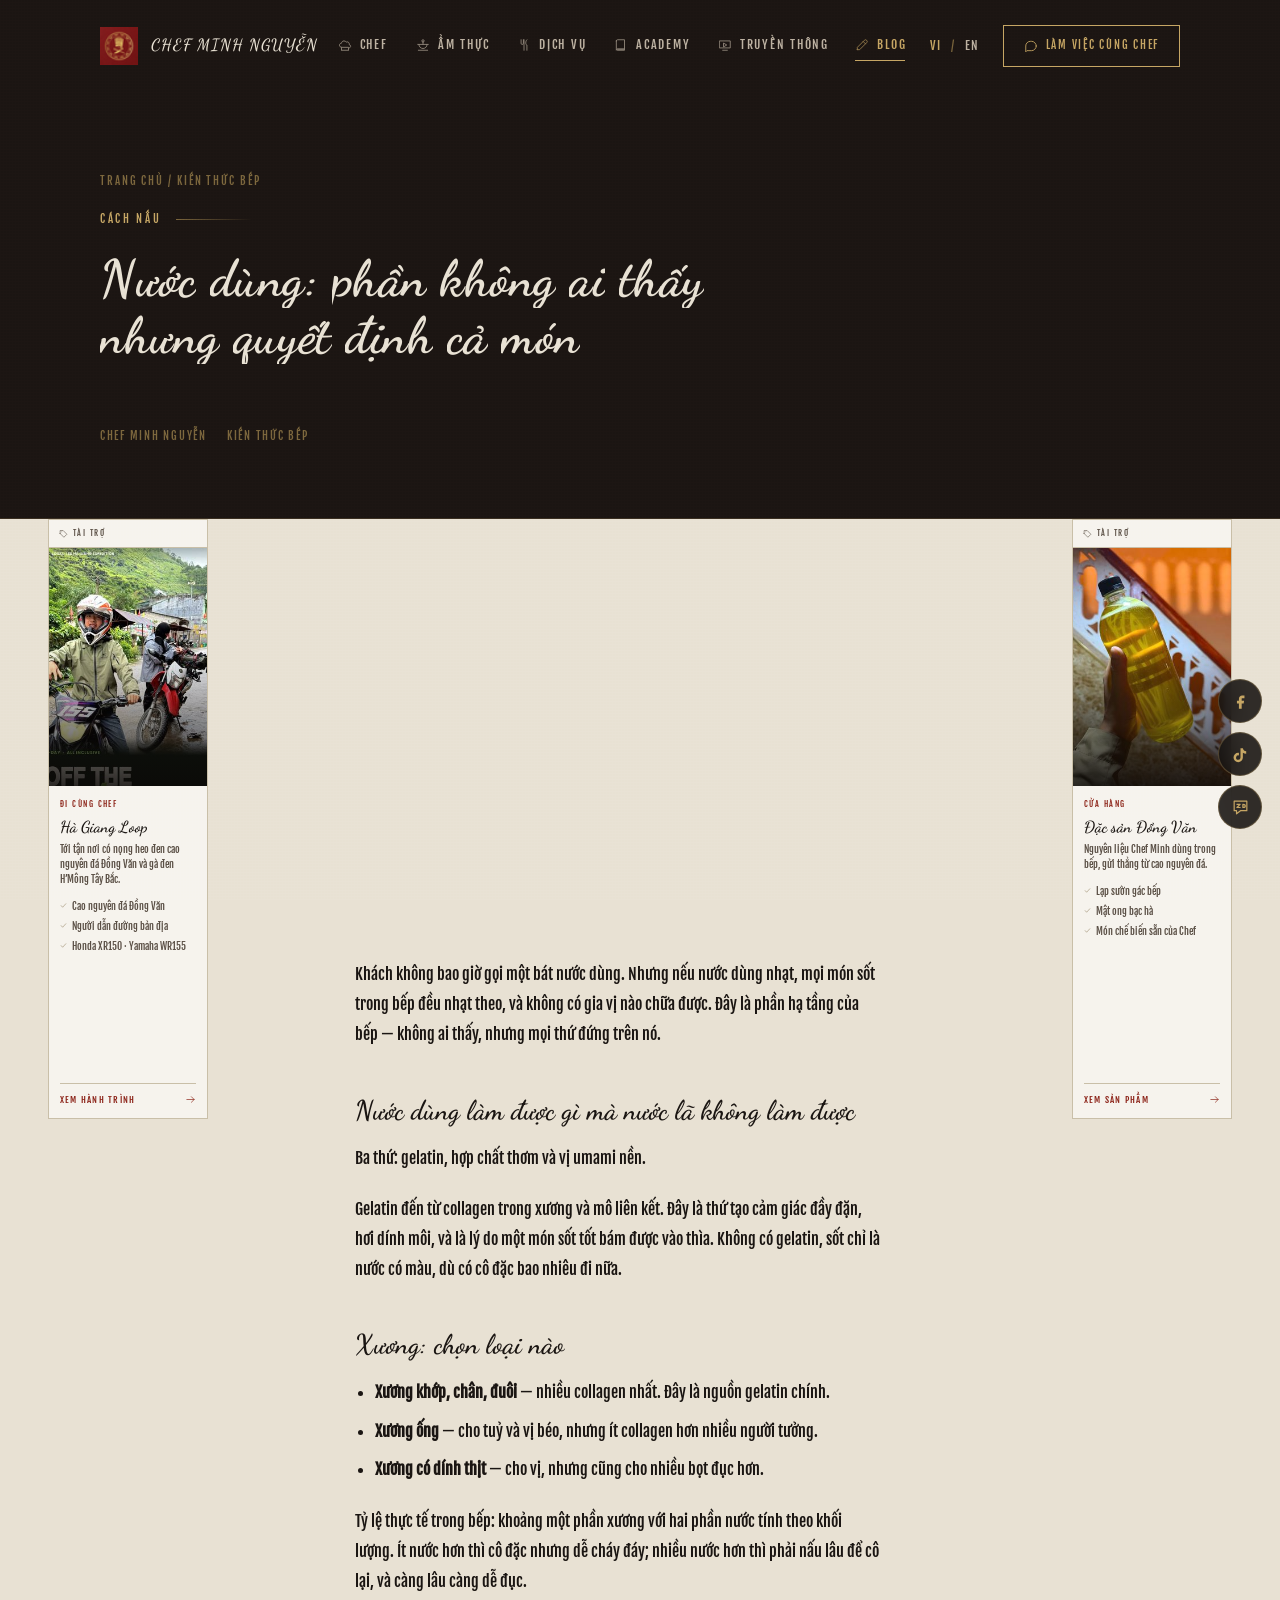
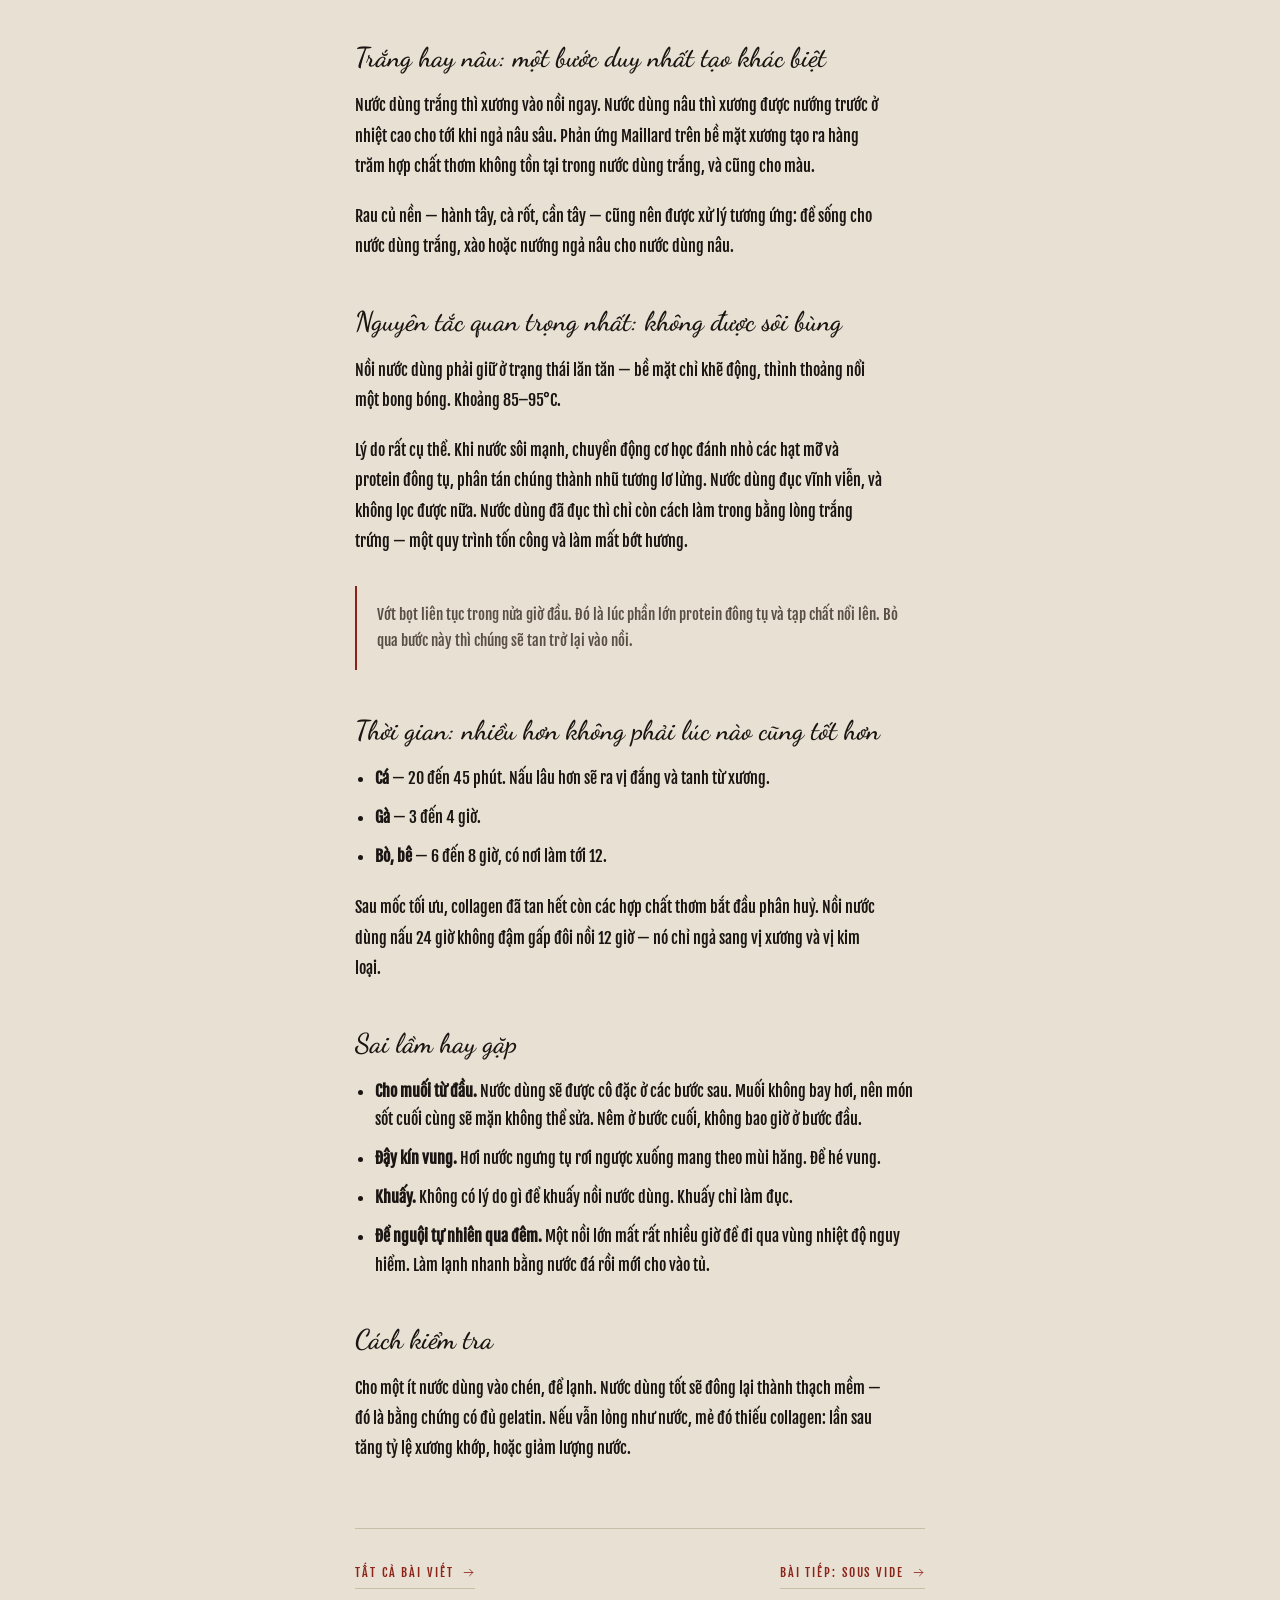
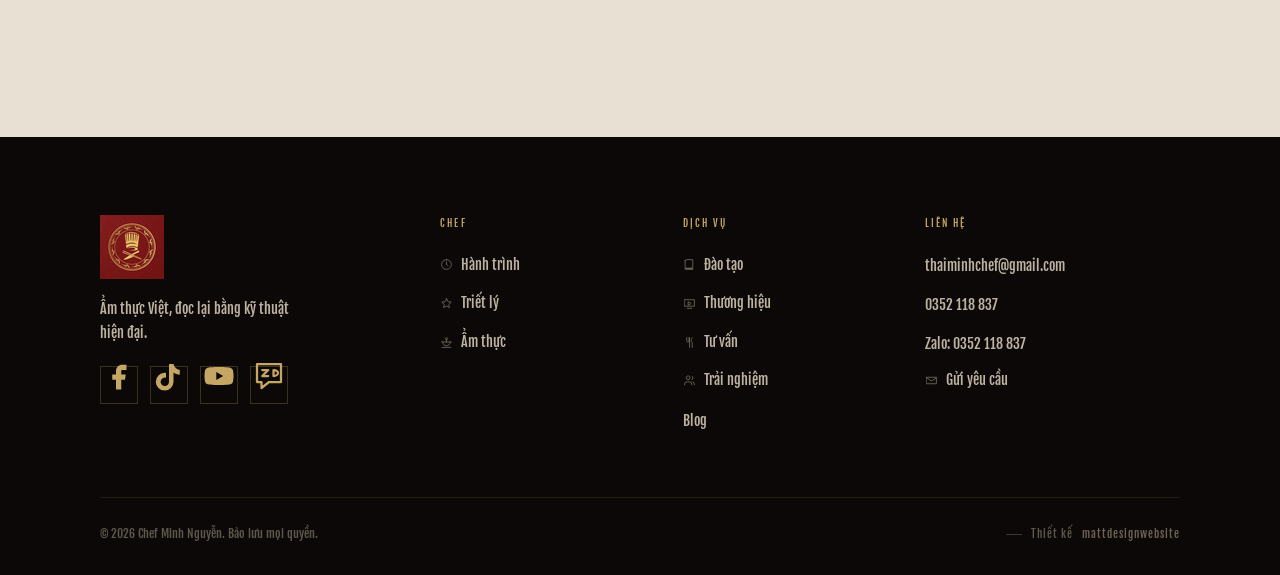
<file: blog/nuoc-dung.html>
﻿<!DOCTYPE html>
<html lang="vi">
<head>
<meta charset="UTF-8">
<meta name="viewport" content="width=device-width, initial-scale=1.0">
<title>Nước dùng: phần không ai thấy nhưng quyết định cả món — Chef Minh Nguyễn</title>
<meta name="description" content="Xương, nhiệt độ, thời gian và lý do nồi nước dùng không bao giờ được sôi bùng.">
<meta name="theme-color" content="#120E0C">
<meta property="og:type" content="website">
<meta property="og:title" content="Nước dùng: phần không ai thấy nhưng quyết định cả món — Chef Minh Nguyễn">
<meta property="og:description" content="Xương, nhiệt độ, thời gian và lý do nồi nước dùng không bao giờ được sôi bùng.">
<meta property="og:locale" content="vi_VN">
<link rel="icon" type="image/png" sizes="32x32" href="[data-uri]">
<link rel="apple-touch-icon" href="../assets/logo-64.png">
<link rel="preconnect" href="https://fonts.googleapis.com">
<link rel="preconnect" href="https://fonts.gstatic.com" crossorigin>
<link href="https://fonts.googleapis.com/css2?family=Dancing+Script:wght@400..700&family=Fjalla+One&display=swap" rel="stylesheet">
<link rel="preload" as="image" href="../assets/chef-portrait.jpg" fetchpriority="high">
<link rel="stylesheet" href="../css/site.css">
</head>
<body>
<svg width="0" height="0" style="position:absolute" aria-hidden="true">
  <defs>
    <!-- Một bông lúa, dùng cho viền con dấu và cho dấu phân cách -->
    <g id="stalk">
      <path d="M88 26 Q99 21 111 13" fill="none" stroke="currentColor" stroke-width="1.5" stroke-linecap="round"/>
      <path d="M91.5 24.2 l-2.6 -5.2 M95.5 22.6 l-2.6 -5.2 M99.5 20.8 l-2.6 -5.2 M103.5 18.6 l-2.6 -5.2 M107.5 16.2 l-2.6 -5.2"
            fill="none" stroke="currentColor" stroke-width="1.3" stroke-linecap="round"/>
      <path d="M93 26.4 l-1.6 4.4 M98 24.4 l-1.6 4.4 M103 22 l-1.6 4.4"
            fill="none" stroke="currentColor" stroke-width="1.1" stroke-linecap="round"/>
    </g>

    <!-- CON DẤU ĐẦY ĐỦ — bản vẽ lại tạm thời, chờ file vector gốc -->
    <g id="seal">
      <circle class="seal-ring" style="--len:590" cx="100" cy="100" r="94" fill="none" stroke="currentColor" stroke-width="1.2"/>
      <circle class="seal-ring seal-ring--b" style="--len:565" cx="100" cy="100" r="90" fill="none" stroke="currentColor" stroke-width="2.6"/>
      <circle class="seal-ring seal-ring--b" style="--len:452" cx="100" cy="100" r="72" fill="none" stroke="currentColor" stroke-width="2.6"/>
      <circle class="seal-ring" style="--len:427" cx="100" cy="100" r="68" fill="none" stroke="currentColor" stroke-width="1.2"/>

      <g class="seal-grain">
        <use href="#stalk"/>
        <use href="#stalk" transform="rotate(30 100 100)"/>
        <use href="#stalk" transform="rotate(60 100 100)"/>
        <use href="#stalk" transform="rotate(90 100 100)"/>
        <use href="#stalk" transform="rotate(120 100 100)"/>
        <use href="#stalk" transform="rotate(150 100 100)"/>
        <use href="#stalk" transform="rotate(180 100 100)"/>
        <use href="#stalk" transform="rotate(210 100 100)"/>
        <use href="#stalk" transform="rotate(240 100 100)"/>
        <use href="#stalk" transform="rotate(270 100 100)"/>
        <use href="#stalk" transform="rotate(300 100 100)"/>
        <use href="#stalk" transform="rotate(330 100 100)"/>
      </g>

      <g class="seal-body" fill="currentColor">
        <!-- Mũ đầu bếp -->
        <path d="M74 78 C 68 56, 82 42, 96 49 C 103 40, 120 43, 124 55
                 C 134 58, 134 74, 127 78 Z"/>
        <path d="M84 52 v26 M92 47 v31 M100 45 v33 M108 47 v31 M116 51 v27"
              stroke="#120E0C" stroke-width="2.2" fill="none" opacity=".92"/>
        <rect x="72" y="78" width="56" height="13" rx="1.5"/>
        <path d="M100 96 C 112 96, 116 104, 108 108 C 116 106, 118 98, 106 97 Z"/>
      </g>

      <g class="seal-body" fill="currentColor">
        <!-- Dao Tây -->
        <path d="M74 150 L 80 144 L 112 114 C 117 110, 122 115, 117 119 L 84 152 Z"/>
        <!-- Đũa -->
        <path d="M128 150 L 88 116" stroke="currentColor" stroke-width="3.4" stroke-linecap="round" fill="none"/>
        <path d="M134 143 L 94 109" stroke="currentColor" stroke-width="3.4" stroke-linecap="round" fill="none"/>
      </g>
    </g>

    <!-- Con dấu rút gọn cho header và footer (bỏ bớt chi tiết ở size nhỏ) -->
    <g id="seal-mini">
      <circle cx="100" cy="100" r="92" fill="none" stroke="currentColor" stroke-width="5"/>
      <circle cx="100" cy="100" r="72" fill="none" stroke="currentColor" stroke-width="3"/>
      <path d="M74 80 C 68 57, 83 43, 96 50 C 103 41, 121 44, 125 56
               C 135 59, 135 76, 128 80 Z" fill="currentColor"/>
      <rect x="72" y="80" width="56" height="14" rx="1.5" fill="currentColor"/>
      <path d="M74 150 L 80 144 L 112 114 C 117 110, 122 115, 117 119 L 84 152 Z" fill="currentColor"/>
      <path d="M128 150 L 88 116" stroke="currentColor" stroke-width="6" stroke-linecap="round"/>
      <path d="M134 143 L 94 109" stroke="currentColor" stroke-width="6" stroke-linecap="round"/>
    </g>
  </defs>
</svg>

<header class="hdr" id="hdr">
  <div class="wrap hdr__in">
    <a href="../index.html" class="brand" aria-label="Chef Minh Nguyễn — trang chủ">
      <img src="../assets/logo-32.png" alt="" width="32" height="32" decoding="async">
      <span class="brand__txt">CHEF MINH NGUYỄN</span>
    </a>
    <nav class="nav" aria-label="Điều hướng chính">
      <a href="../the-chef.html" data-i="chef"><span data-i18n="nav.chef">Chef</span></a>
      <a href="../cuisine.html" data-i="dish"><span data-i18n="nav.cuisine">Ẩm thực</span></a>
      <a href="../services.html" data-i="service"><span data-i18n="nav.services">Dịch vụ</span></a>
      <a href="../academy.html" data-i="book"><span data-i18n="nav.academy">Academy</span></a>
      <a href="../press.html" data-i="media"><span data-i18n="nav.press">Truyền thông</span></a>
      <a href="../blog.html" data-i="pen" class="is-active"><span data-i18n="nav.blog">Blog</span></a>
    </nav>
    <div class="hdr__right">
      <div class="lang" role="group" aria-label="Ngôn ngữ">
        <button type="button" data-lang="vi" aria-pressed="true">VI</button>
        <span>/</span>
        <button type="button" data-lang="en" aria-pressed="false">EN</button>
      </div>
      <a href="../index.html#contact" class="btn" data-i="chat"><span data-i18n="nav.cta">Làm việc cùng Chef</span></a>
      <button class="burger" id="burger" aria-label="Mở menu" aria-expanded="false"><i></i><i></i><i></i></button>
    </div>
  </div>
</header>

<div class="mmenu" id="mmenu">
  <nav aria-label="Điều hướng di động">
    <a href="../the-chef.html" data-i="chef"><span data-i18n="nav.chef">Chef</span></a>
    <a href="../cuisine.html" data-i="dish"><span data-i18n="nav.cuisine">Ẩm thực</span></a>
    <a href="../services.html" data-i="service"><span data-i18n="nav.services">Dịch vụ</span></a>
    <a href="../academy.html" data-i="book"><span data-i18n="nav.academy">Academy</span></a>
    <a href="../press.html" data-i="media"><span data-i18n="nav.press">Truyền thông</span></a>
    <a href="../blog.html" data-i="pen"><span data-i18n="nav.blog">Blog</span></a>
    <a href="../index.html#contact" data-i="mail"><span data-i18n="nav.contact">Liên hệ</span></a>
  </nav>
  <a href="../index.html#contact" class="btn btn--solid" data-i="chat"><span data-i18n="nav.cta">Làm việc cùng Chef</span></a>
</div>
<section class="pagehead">
  <div class="wrap">
    <p class="crumb"><a href="../index.html">Trang chủ</a> / <a href="../blog.html">Kiến thức bếp</a></p>
    <p class="eyebrow">Cách nấu</p>
    <h1 class="h-display" style="font-size:clamp(2rem,4.4vw,3.2rem);max-width:20ch">Nước dùng: phần không ai thấy nhưng quyết định cả món</h1>
    <p class="lead">Xương, nhiệt độ, thời gian và lý do nồi nước dùng không bao giờ được sôi bùng.</p>
    <p class="article__meta"><span>Chef Minh Nguyễn</span><span>Kiến thức bếp</span></p>
  </div>
</section>

<main>
<section class="band band--shell" data-nav="light">
  <div class="wrap">
    <img src="../assets/blog-nuoc-dung.jpg" alt="" style="width:100%;aspect-ratio:21/9;object-fit:cover;margin-bottom:48px" loading="lazy">
    <div class="article">
      <p>Khách không bao giờ gọi một bát nước dùng. Nhưng nếu nước dùng nhạt, mọi món sốt trong bếp đều nhạt theo, và không có gia vị nào chữa được. Đây là phần hạ tầng của bếp — không ai thấy, nhưng mọi thứ đứng trên nó.</p>

      <h2>Nước dùng làm được gì mà nước lã không làm được</h2>
      <p>Ba thứ: gelatin, hợp chất thơm và vị umami nền.</p>
      <p>Gelatin đến từ collagen trong xương và mô liên kết. Đây là thứ tạo cảm giác đầy đặn, hơi dính môi, và là lý do một món sốt tốt bám được vào thìa. Không có gelatin, sốt chỉ là nước có màu, dù có cô đặc bao nhiêu đi nữa.</p>

      <h2>Xương: chọn loại nào</h2>
      <ul>
        <li><b>Xương khớp, chân, đuôi</b> — nhiều collagen nhất. Đây là nguồn gelatin chính.</li>
        <li><b>Xương ống</b> — cho tuỷ và vị béo, nhưng ít collagen hơn nhiều người tưởng.</li>
        <li><b>Xương có dính thịt</b> — cho vị, nhưng cũng cho nhiều bọt đục hơn.</li>
      </ul>
      <p>Tỷ lệ thực tế trong bếp: khoảng một phần xương với hai phần nước tính theo khối lượng. Ít nước hơn thì cô đặc nhưng dễ cháy đáy; nhiều nước hơn thì phải nấu lâu để cô lại, và càng lâu càng dễ đục.</p>

      <h2>Trắng hay nâu: một bước duy nhất tạo khác biệt</h2>
      <p>Nước dùng trắng thì xương vào nồi ngay. Nước dùng nâu thì xương được nướng trước ở nhiệt cao cho tới khi ngả nâu sâu. Phản ứng Maillard trên bề mặt xương tạo ra hàng trăm hợp chất thơm không tồn tại trong nước dùng trắng, và cũng cho màu.</p>
      <p>Rau củ nền — hành tây, cà rốt, cần tây — cũng nên được xử lý tương ứng: để sống cho nước dùng trắng, xào hoặc nướng ngả nâu cho nước dùng nâu.</p>

      <h2>Nguyên tắc quan trọng nhất: không được sôi bùng</h2>
      <p>Nồi nước dùng phải giữ ở trạng thái lăn tăn — bề mặt chỉ khẽ động, thỉnh thoảng nổi một bong bóng. Khoảng 85–95°C.</p>
      <p>Lý do rất cụ thể. Khi nước sôi mạnh, chuyển động cơ học đánh nhỏ các hạt mỡ và protein đông tụ, phân tán chúng thành nhũ tương lơ lửng. Nước dùng đục vĩnh viễn, và không lọc được nữa. Nước dùng đã đục thì chỉ còn cách làm trong bằng lòng trắng trứng — một quy trình tốn công và làm mất bớt hương.</p>
      <div class="callout">Vớt bọt liên tục trong nửa giờ đầu. Đó là lúc phần lớn protein đông tụ và tạp chất nổi lên. Bỏ qua bước này thì chúng sẽ tan trở lại vào nồi.</div>

      <h2>Thời gian: nhiều hơn không phải lúc nào cũng tốt hơn</h2>
      <ul>
        <li><b>Cá</b> — 20 đến 45 phút. Nấu lâu hơn sẽ ra vị đắng và tanh từ xương.</li>
        <li><b>Gà</b> — 3 đến 4 giờ.</li>
        <li><b>Bò, bê</b> — 6 đến 8 giờ, có nơi làm tới 12.</li>
      </ul>
      <p>Sau mốc tối ưu, collagen đã tan hết còn các hợp chất thơm bắt đầu phân huỷ. Nồi nước dùng nấu 24 giờ không đậm gấp đôi nồi 12 giờ — nó chỉ ngả sang vị xương và vị kim loại.</p>

      <h2>Sai lầm hay gặp</h2>
      <ul>
        <li><b>Cho muối từ đầu.</b> Nước dùng sẽ được cô đặc ở các bước sau. Muối không bay hơi, nên món sốt cuối cùng sẽ mặn không thể sửa. Nêm ở bước cuối, không bao giờ ở bước đầu.</li>
        <li><b>Đậy kín vung.</b> Hơi nước ngưng tụ rơi ngược xuống mang theo mùi hăng. Để hé vung.</li>
        <li><b>Khuấy.</b> Không có lý do gì để khuấy nồi nước dùng. Khuấy chỉ làm đục.</li>
        <li><b>Để nguội tự nhiên qua đêm.</b> Một nồi lớn mất rất nhiều giờ để đi qua vùng nhiệt độ nguy hiểm. Làm lạnh nhanh bằng nước đá rồi mới cho vào tủ.</li>
      </ul>

      <h2>Cách kiểm tra</h2>
      <p>Cho một ít nước dùng vào chén, để lạnh. Nước dùng tốt sẽ đông lại thành thạch mềm — đó là bằng chứng có đủ gelatin. Nếu vẫn lỏng như nước, mẻ đó thiếu collagen: lần sau tăng tỷ lệ xương khớp, hoặc giảm lượng nước.</p>

    </div>

    <div style="margin-top:64px;padding-top:34px;border-top:1px solid var(--shell-line);display:flex;gap:28px;flex-wrap:wrap;justify-content:space-between">
      <a href="../blog.html" class="link-arrow" data-i="arrow" data-i-pos="end">Tất cả bài viết </a>
      <a href="sous-vide.html" class="link-arrow" data-i="arrow" data-i-pos="end">Bài tiếp: Sous vide </a>
    </div>
  </div>
</section>
</main>
<footer class="ft">
  <div class="wrap">
    <div class="ft__grid">
      <div class="ft__brand">
        <img src="../assets/logo-64.png" alt="Chef Minh Nguyễn" width="64" height="64" loading="lazy" decoding="async">
        <p data-i18n="ft.tag">Ẩm thực Việt, đọc lại bằng kỹ thuật hiện đại.</p>
        <div class="ft__social">
          <a href="https://www.facebook.com/Minhnguyensg0110/" target="_blank" rel="noopener" aria-label="Facebook" data-i="fb"></a>
          <a href="#" aria-label="TikTok" data-i="tiktok"></a>
          <a href="#" aria-label="YouTube" data-i="yt"></a>
          <a href="https://zalo.me/0352118837" target="_blank" rel="noopener" aria-label="Zalo" data-i="zalo"></a>
        </div>
      </div>
      <div>
        <h4 data-i18n="ft.h1">Chef</h4>
        <ul>
          <li><a href="../the-chef.html" data-i="clock"><span data-i18n="ft.l1">Hành trình</span></a></li>
          <li><a href="../the-chef.html#philosophy" data-i="star"><span data-i18n="ft.l2">Triết lý</span></a></li>
          <li><a href="../cuisine.html" data-i="dish"><span data-i18n="ft.l3">Ẩm thực</span></a></li>
        </ul>
      </div>
      <div>
        <h4 data-i18n="ft.h2">Dịch vụ</h4>
        <ul>
          <li><a href="../academy.html" data-i="book"><span data-i18n="ft.l4">Đào tạo</span></a></li>
          <li><a href="../services.html#brand" data-i="media"><span data-i18n="ft.l5">Thương hiệu</span></a></li>
          <li><a href="../services.html#consulting" data-i="service"><span data-i18n="ft.l6">Tư vấn</span></a></li>
          <li><a href="../services.html#experiences" data-i="users"><span data-i18n="ft.l7">Trải nghiệm</span></a></li>
          <li><a href="../blog.html" data-i18n="nav.blog">Blog</a></li>
        </ul>
      </div>
      <div>
        <h4 data-i18n="ft.h3">Liên hệ</h4>
        <ul>
          <li><a href="mailto:thaiminhchef@gmail.com">thaiminhchef@gmail.com</a></li>
          <li><a href="tel:+84352118837">0352 118 837</a></li>
          <li><a href="https://zalo.me/0352118837" target="_blank" rel="noopener">Zalo: 0352 118 837</a></li>
          <li><a href="../index.html#contact" data-i="mail"><span data-i18n="ft.l8">Gửi yêu cầu</span></a></li>
        </ul>
      </div>
    </div>
    <div class="ft__base">
      <p>© <span id="yr">2026</span> Chef Minh Nguyễn. <span data-i18n="ft.rights">Bảo lưu mọi quyền.</span></p>
      <a class="sig" href="#" aria-label="Thiết kế bởi mattdesignwebsite">
        <i></i><span data-i18n="ft.by">Thiết kế</span> <b>mattdesignwebsite</b>
      </a>
    </div>
  </div>
</footer>

<div class="dock">
  <a href="https://www.facebook.com/Minhnguyensg0110/" target="_blank" rel="noopener" aria-label="Facebook" data-i="fb"></a>
  <a href="#" aria-label="TikTok" data-i="tiktok"></a>
  <a href="https://zalo.me/0352118837" target="_blank" rel="noopener" aria-label="Zalo" data-i="zalo"></a>
  <button class="dock__top" type="button" id="to-top" aria-label="Về đầu trang" data-i="up"></button>
</div>

<script src="../js/site.js" defer></script>
</body>
</html>
</file>
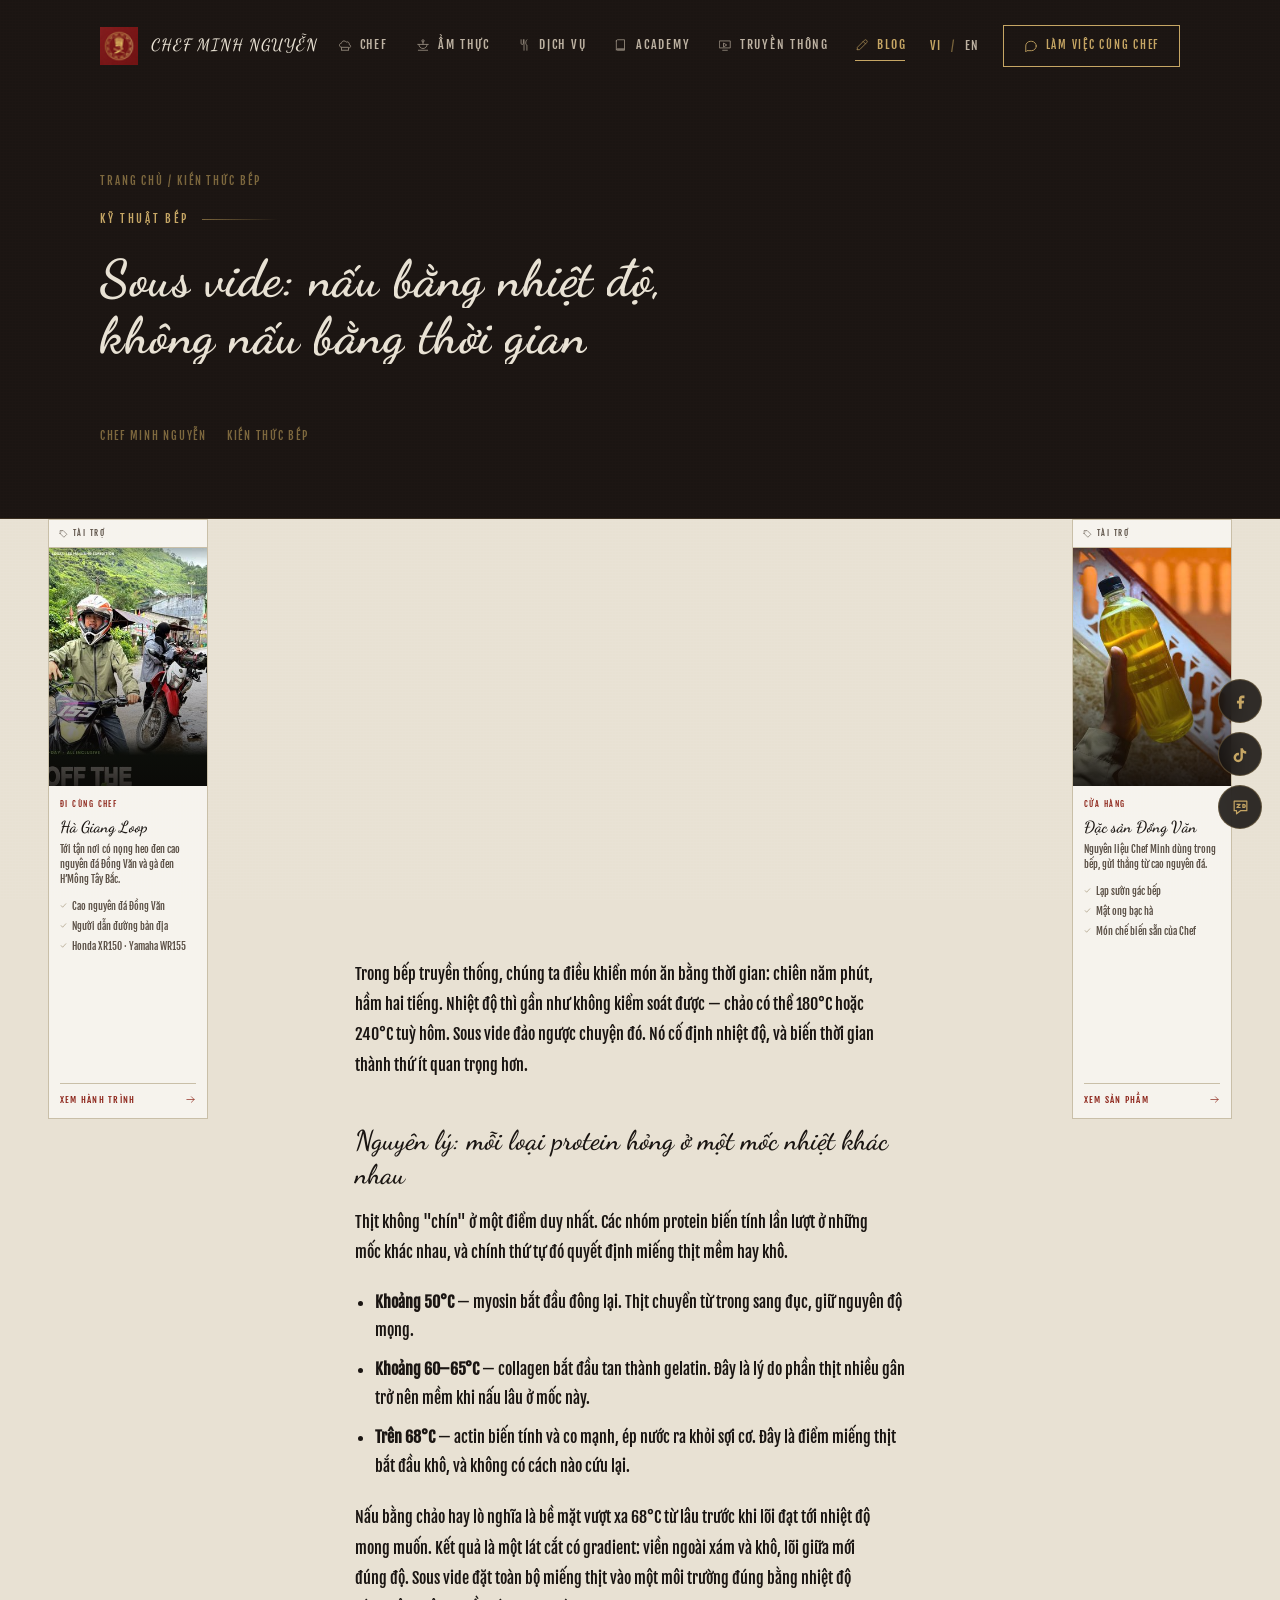
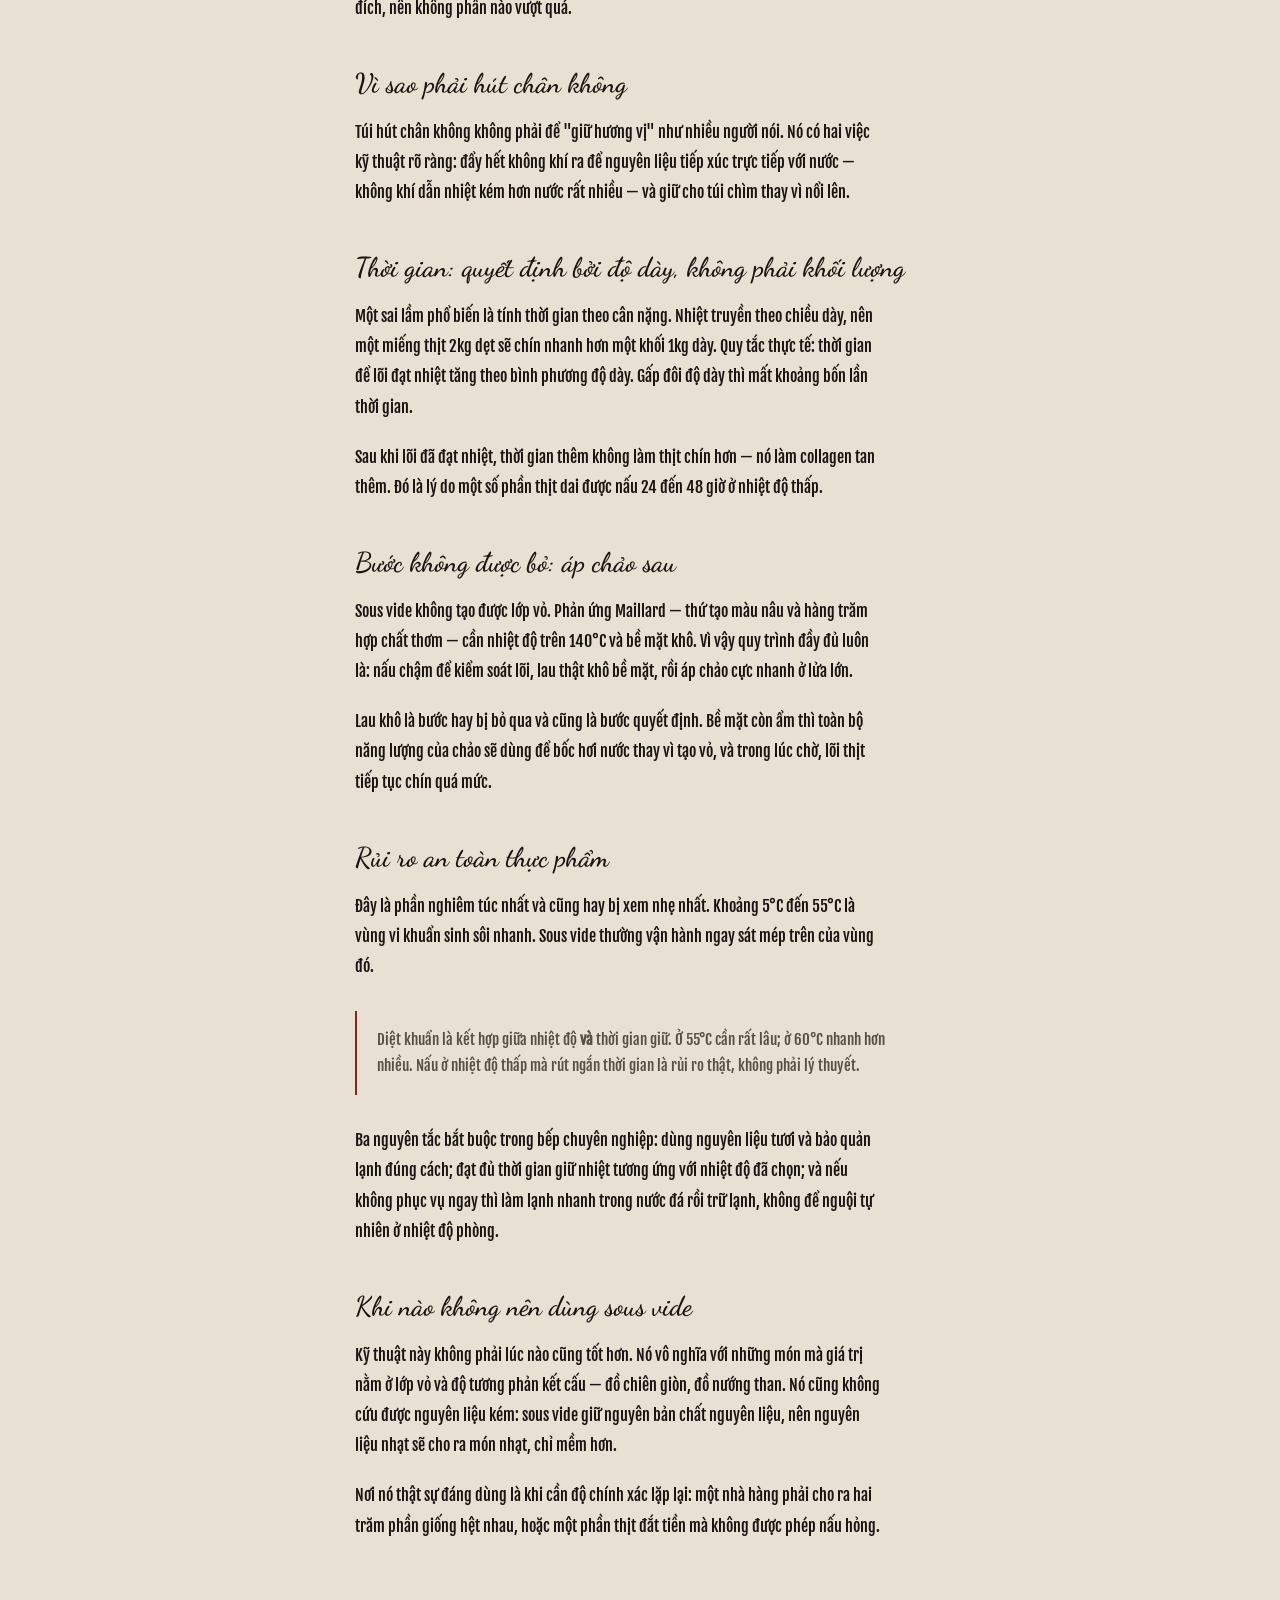
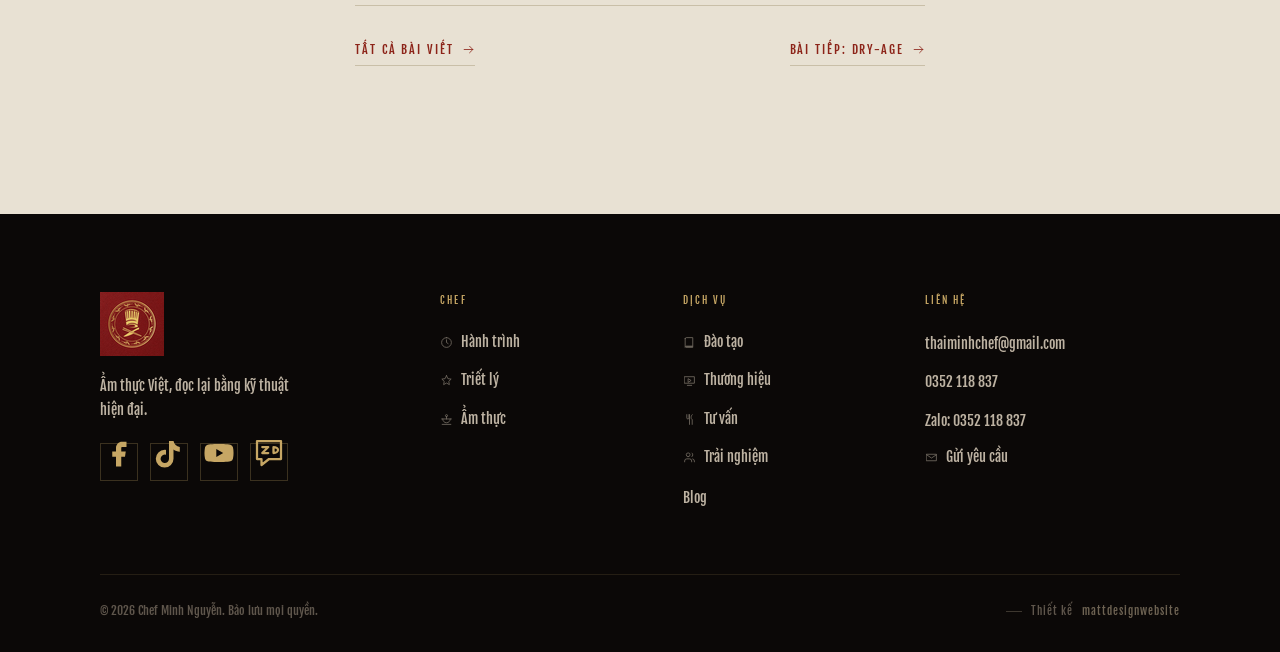
<file: blog/sous-vide.html>
﻿<!DOCTYPE html>
<html lang="vi">
<head>
<meta charset="UTF-8">
<meta name="viewport" content="width=device-width, initial-scale=1.0">
<title>Sous vide: nấu bằng nhiệt độ, không nấu bằng thời gian — Chef Minh Nguyễn</title>
<meta name="description" content="Vì sao 63°C giữ được thứ mà 100°C phá mất, và khi nào kỹ thuật này thực sự đáng dùng.">
<meta name="theme-color" content="#120E0C">
<meta property="og:type" content="website">
<meta property="og:title" content="Sous vide: nấu bằng nhiệt độ, không nấu bằng thời gian — Chef Minh Nguyễn">
<meta property="og:description" content="Vì sao 63°C giữ được thứ mà 100°C phá mất, và khi nào kỹ thuật này thực sự đáng dùng.">
<meta property="og:locale" content="vi_VN">
<link rel="icon" type="image/png" sizes="32x32" href="[data-uri]">
<link rel="apple-touch-icon" href="../assets/logo-64.png">
<link rel="preconnect" href="https://fonts.googleapis.com">
<link rel="preconnect" href="https://fonts.gstatic.com" crossorigin>
<link href="https://fonts.googleapis.com/css2?family=Dancing+Script:wght@400..700&family=Fjalla+One&display=swap" rel="stylesheet">
<link rel="preload" as="image" href="../assets/chef-portrait.jpg" fetchpriority="high">
<link rel="stylesheet" href="../css/site.css">
</head>
<body>
<svg width="0" height="0" style="position:absolute" aria-hidden="true">
  <defs>
    <!-- Một bông lúa, dùng cho viền con dấu và cho dấu phân cách -->
    <g id="stalk">
      <path d="M88 26 Q99 21 111 13" fill="none" stroke="currentColor" stroke-width="1.5" stroke-linecap="round"/>
      <path d="M91.5 24.2 l-2.6 -5.2 M95.5 22.6 l-2.6 -5.2 M99.5 20.8 l-2.6 -5.2 M103.5 18.6 l-2.6 -5.2 M107.5 16.2 l-2.6 -5.2"
            fill="none" stroke="currentColor" stroke-width="1.3" stroke-linecap="round"/>
      <path d="M93 26.4 l-1.6 4.4 M98 24.4 l-1.6 4.4 M103 22 l-1.6 4.4"
            fill="none" stroke="currentColor" stroke-width="1.1" stroke-linecap="round"/>
    </g>

    <!-- CON DẤU ĐẦY ĐỦ — bản vẽ lại tạm thời, chờ file vector gốc -->
    <g id="seal">
      <circle class="seal-ring" style="--len:590" cx="100" cy="100" r="94" fill="none" stroke="currentColor" stroke-width="1.2"/>
      <circle class="seal-ring seal-ring--b" style="--len:565" cx="100" cy="100" r="90" fill="none" stroke="currentColor" stroke-width="2.6"/>
      <circle class="seal-ring seal-ring--b" style="--len:452" cx="100" cy="100" r="72" fill="none" stroke="currentColor" stroke-width="2.6"/>
      <circle class="seal-ring" style="--len:427" cx="100" cy="100" r="68" fill="none" stroke="currentColor" stroke-width="1.2"/>

      <g class="seal-grain">
        <use href="#stalk"/>
        <use href="#stalk" transform="rotate(30 100 100)"/>
        <use href="#stalk" transform="rotate(60 100 100)"/>
        <use href="#stalk" transform="rotate(90 100 100)"/>
        <use href="#stalk" transform="rotate(120 100 100)"/>
        <use href="#stalk" transform="rotate(150 100 100)"/>
        <use href="#stalk" transform="rotate(180 100 100)"/>
        <use href="#stalk" transform="rotate(210 100 100)"/>
        <use href="#stalk" transform="rotate(240 100 100)"/>
        <use href="#stalk" transform="rotate(270 100 100)"/>
        <use href="#stalk" transform="rotate(300 100 100)"/>
        <use href="#stalk" transform="rotate(330 100 100)"/>
      </g>

      <g class="seal-body" fill="currentColor">
        <!-- Mũ đầu bếp -->
        <path d="M74 78 C 68 56, 82 42, 96 49 C 103 40, 120 43, 124 55
                 C 134 58, 134 74, 127 78 Z"/>
        <path d="M84 52 v26 M92 47 v31 M100 45 v33 M108 47 v31 M116 51 v27"
              stroke="#120E0C" stroke-width="2.2" fill="none" opacity=".92"/>
        <rect x="72" y="78" width="56" height="13" rx="1.5"/>
        <path d="M100 96 C 112 96, 116 104, 108 108 C 116 106, 118 98, 106 97 Z"/>
      </g>

      <g class="seal-body" fill="currentColor">
        <!-- Dao Tây -->
        <path d="M74 150 L 80 144 L 112 114 C 117 110, 122 115, 117 119 L 84 152 Z"/>
        <!-- Đũa -->
        <path d="M128 150 L 88 116" stroke="currentColor" stroke-width="3.4" stroke-linecap="round" fill="none"/>
        <path d="M134 143 L 94 109" stroke="currentColor" stroke-width="3.4" stroke-linecap="round" fill="none"/>
      </g>
    </g>

    <!-- Con dấu rút gọn cho header và footer (bỏ bớt chi tiết ở size nhỏ) -->
    <g id="seal-mini">
      <circle cx="100" cy="100" r="92" fill="none" stroke="currentColor" stroke-width="5"/>
      <circle cx="100" cy="100" r="72" fill="none" stroke="currentColor" stroke-width="3"/>
      <path d="M74 80 C 68 57, 83 43, 96 50 C 103 41, 121 44, 125 56
               C 135 59, 135 76, 128 80 Z" fill="currentColor"/>
      <rect x="72" y="80" width="56" height="14" rx="1.5" fill="currentColor"/>
      <path d="M74 150 L 80 144 L 112 114 C 117 110, 122 115, 117 119 L 84 152 Z" fill="currentColor"/>
      <path d="M128 150 L 88 116" stroke="currentColor" stroke-width="6" stroke-linecap="round"/>
      <path d="M134 143 L 94 109" stroke="currentColor" stroke-width="6" stroke-linecap="round"/>
    </g>
  </defs>
</svg>

<header class="hdr" id="hdr">
  <div class="wrap hdr__in">
    <a href="../index.html" class="brand" aria-label="Chef Minh Nguyễn — trang chủ">
      <img src="../assets/logo-32.png" alt="" width="32" height="32" decoding="async">
      <span class="brand__txt">CHEF MINH NGUYỄN</span>
    </a>
    <nav class="nav" aria-label="Điều hướng chính">
      <a href="../the-chef.html" data-i="chef"><span data-i18n="nav.chef">Chef</span></a>
      <a href="../cuisine.html" data-i="dish"><span data-i18n="nav.cuisine">Ẩm thực</span></a>
      <a href="../services.html" data-i="service"><span data-i18n="nav.services">Dịch vụ</span></a>
      <a href="../academy.html" data-i="book"><span data-i18n="nav.academy">Academy</span></a>
      <a href="../press.html" data-i="media"><span data-i18n="nav.press">Truyền thông</span></a>
      <a href="../blog.html" data-i="pen" class="is-active"><span data-i18n="nav.blog">Blog</span></a>
    </nav>
    <div class="hdr__right">
      <div class="lang" role="group" aria-label="Ngôn ngữ">
        <button type="button" data-lang="vi" aria-pressed="true">VI</button>
        <span>/</span>
        <button type="button" data-lang="en" aria-pressed="false">EN</button>
      </div>
      <a href="../index.html#contact" class="btn" data-i="chat"><span data-i18n="nav.cta">Làm việc cùng Chef</span></a>
      <button class="burger" id="burger" aria-label="Mở menu" aria-expanded="false"><i></i><i></i><i></i></button>
    </div>
  </div>
</header>

<div class="mmenu" id="mmenu">
  <nav aria-label="Điều hướng di động">
    <a href="../the-chef.html" data-i="chef"><span data-i18n="nav.chef">Chef</span></a>
    <a href="../cuisine.html" data-i="dish"><span data-i18n="nav.cuisine">Ẩm thực</span></a>
    <a href="../services.html" data-i="service"><span data-i18n="nav.services">Dịch vụ</span></a>
    <a href="../academy.html" data-i="book"><span data-i18n="nav.academy">Academy</span></a>
    <a href="../press.html" data-i="media"><span data-i18n="nav.press">Truyền thông</span></a>
    <a href="../blog.html" data-i="pen"><span data-i18n="nav.blog">Blog</span></a>
    <a href="../index.html#contact" data-i="mail"><span data-i18n="nav.contact">Liên hệ</span></a>
  </nav>
  <a href="../index.html#contact" class="btn btn--solid" data-i="chat"><span data-i18n="nav.cta">Làm việc cùng Chef</span></a>
</div>
<section class="pagehead">
  <div class="wrap">
    <p class="crumb"><a href="../index.html">Trang chủ</a> / <a href="../blog.html">Kiến thức bếp</a></p>
    <p class="eyebrow">Kỹ thuật bếp</p>
    <h1 class="h-display" style="font-size:clamp(2rem,4.4vw,3.2rem);max-width:20ch">Sous vide: nấu bằng nhiệt độ, không nấu bằng thời gian</h1>
    <p class="lead">Vì sao 63°C giữ được thứ mà 100°C phá mất, và khi nào kỹ thuật này thực sự đáng dùng.</p>
    <p class="article__meta"><span>Chef Minh Nguyễn</span><span>Kiến thức bếp</span></p>
  </div>
</section>

<main>
<section class="band band--shell" data-nav="light">
  <div class="wrap">
    <img src="../assets/blog-sous-vide.jpg" alt="" style="width:100%;aspect-ratio:21/9;object-fit:cover;margin-bottom:48px" loading="lazy">
    <div class="article">
      <p>Trong bếp truyền thống, chúng ta điều khiển món ăn bằng thời gian: chiên năm phút, hầm hai tiếng. Nhiệt độ thì gần như không kiểm soát được — chảo có thể 180°C hoặc 240°C tuỳ hôm. Sous vide đảo ngược chuyện đó. Nó cố định nhiệt độ, và biến thời gian thành thứ ít quan trọng hơn.</p>

      <h2>Nguyên lý: mỗi loại protein hỏng ở một mốc nhiệt khác nhau</h2>
      <p>Thịt không "chín" ở một điểm duy nhất. Các nhóm protein biến tính lần lượt ở những mốc khác nhau, và chính thứ tự đó quyết định miếng thịt mềm hay khô.</p>
      <ul>
        <li><b>Khoảng 50°C</b> — myosin bắt đầu đông lại. Thịt chuyển từ trong sang đục, giữ nguyên độ mọng.</li>
        <li><b>Khoảng 60–65°C</b> — collagen bắt đầu tan thành gelatin. Đây là lý do phần thịt nhiều gân trở nên mềm khi nấu lâu ở mốc này.</li>
        <li><b>Trên 68°C</b> — actin biến tính và co mạnh, ép nước ra khỏi sợi cơ. Đây là điểm miếng thịt bắt đầu khô, và không có cách nào cứu lại.</li>
      </ul>
      <p>Nấu bằng chảo hay lò nghĩa là bề mặt vượt xa 68°C từ lâu trước khi lõi đạt tới nhiệt độ mong muốn. Kết quả là một lát cắt có gradient: viền ngoài xám và khô, lõi giữa mới đúng độ. Sous vide đặt toàn bộ miếng thịt vào một môi trường đúng bằng nhiệt độ đích, nên không phần nào vượt quá.</p>

      <h2>Vì sao phải hút chân không</h2>
      <p>Túi hút chân không không phải để "giữ hương vị" như nhiều người nói. Nó có hai việc kỹ thuật rõ ràng: đẩy hết không khí ra để nguyên liệu tiếp xúc trực tiếp với nước — không khí dẫn nhiệt kém hơn nước rất nhiều — và giữ cho túi chìm thay vì nổi lên.</p>

      <h2>Thời gian: quyết định bởi độ dày, không phải khối lượng</h2>
      <p>Một sai lầm phổ biến là tính thời gian theo cân nặng. Nhiệt truyền theo chiều dày, nên một miếng thịt 2kg dẹt sẽ chín nhanh hơn một khối 1kg dày. Quy tắc thực tế: thời gian để lõi đạt nhiệt tăng theo bình phương độ dày. Gấp đôi độ dày thì mất khoảng bốn lần thời gian.</p>
      <p>Sau khi lõi đã đạt nhiệt, thời gian thêm không làm thịt chín hơn — nó làm collagen tan thêm. Đó là lý do một số phần thịt dai được nấu 24 đến 48 giờ ở nhiệt độ thấp.</p>

      <h2>Bước không được bỏ: áp chảo sau</h2>
      <p>Sous vide không tạo được lớp vỏ. Phản ứng Maillard — thứ tạo màu nâu và hàng trăm hợp chất thơm — cần nhiệt độ trên 140°C và bề mặt khô. Vì vậy quy trình đầy đủ luôn là: nấu chậm để kiểm soát lõi, lau thật khô bề mặt, rồi áp chảo cực nhanh ở lửa lớn.</p>
      <p>Lau khô là bước hay bị bỏ qua và cũng là bước quyết định. Bề mặt còn ẩm thì toàn bộ năng lượng của chảo sẽ dùng để bốc hơi nước thay vì tạo vỏ, và trong lúc chờ, lõi thịt tiếp tục chín quá mức.</p>

      <h2>Rủi ro an toàn thực phẩm</h2>
      <p>Đây là phần nghiêm túc nhất và cũng hay bị xem nhẹ nhất. Khoảng 5°C đến 55°C là vùng vi khuẩn sinh sôi nhanh. Sous vide thường vận hành ngay sát mép trên của vùng đó.</p>
      <div class="callout">Diệt khuẩn là kết hợp giữa nhiệt độ <b>và</b> thời gian giữ. Ở 55°C cần rất lâu; ở 60°C nhanh hơn nhiều. Nấu ở nhiệt độ thấp mà rút ngắn thời gian là rủi ro thật, không phải lý thuyết.</div>
      <p>Ba nguyên tắc bắt buộc trong bếp chuyên nghiệp: dùng nguyên liệu tươi và bảo quản lạnh đúng cách; đạt đủ thời gian giữ nhiệt tương ứng với nhiệt độ đã chọn; và nếu không phục vụ ngay thì làm lạnh nhanh trong nước đá rồi trữ lạnh, không để nguội tự nhiên ở nhiệt độ phòng.</p>

      <h2>Khi nào không nên dùng sous vide</h2>
      <p>Kỹ thuật này không phải lúc nào cũng tốt hơn. Nó vô nghĩa với những món mà giá trị nằm ở lớp vỏ và độ tương phản kết cấu — đồ chiên giòn, đồ nướng than. Nó cũng không cứu được nguyên liệu kém: sous vide giữ nguyên bản chất nguyên liệu, nên nguyên liệu nhạt sẽ cho ra món nhạt, chỉ mềm hơn.</p>
      <p>Nơi nó thật sự đáng dùng là khi cần độ chính xác lặp lại: một nhà hàng phải cho ra hai trăm phần giống hệt nhau, hoặc một phần thịt đắt tiền mà không được phép nấu hỏng.</p>

    </div>

    <div style="margin-top:64px;padding-top:34px;border-top:1px solid var(--shell-line);display:flex;gap:28px;flex-wrap:wrap;justify-content:space-between">
      <a href="../blog.html" class="link-arrow" data-i="arrow" data-i-pos="end">Tất cả bài viết </a>
      <a href="dry-aging.html" class="link-arrow" data-i="arrow" data-i-pos="end">Bài tiếp: Dry-age </a>
    </div>
  </div>
</section>
</main>
<footer class="ft">
  <div class="wrap">
    <div class="ft__grid">
      <div class="ft__brand">
        <img src="../assets/logo-64.png" alt="Chef Minh Nguyễn" width="64" height="64" loading="lazy" decoding="async">
        <p data-i18n="ft.tag">Ẩm thực Việt, đọc lại bằng kỹ thuật hiện đại.</p>
        <div class="ft__social">
          <a href="https://www.facebook.com/Minhnguyensg0110/" target="_blank" rel="noopener" aria-label="Facebook" data-i="fb"></a>
          <a href="#" aria-label="TikTok" data-i="tiktok"></a>
          <a href="#" aria-label="YouTube" data-i="yt"></a>
          <a href="https://zalo.me/0352118837" target="_blank" rel="noopener" aria-label="Zalo" data-i="zalo"></a>
        </div>
      </div>
      <div>
        <h4 data-i18n="ft.h1">Chef</h4>
        <ul>
          <li><a href="../the-chef.html" data-i="clock"><span data-i18n="ft.l1">Hành trình</span></a></li>
          <li><a href="../the-chef.html#philosophy" data-i="star"><span data-i18n="ft.l2">Triết lý</span></a></li>
          <li><a href="../cuisine.html" data-i="dish"><span data-i18n="ft.l3">Ẩm thực</span></a></li>
        </ul>
      </div>
      <div>
        <h4 data-i18n="ft.h2">Dịch vụ</h4>
        <ul>
          <li><a href="../academy.html" data-i="book"><span data-i18n="ft.l4">Đào tạo</span></a></li>
          <li><a href="../services.html#brand" data-i="media"><span data-i18n="ft.l5">Thương hiệu</span></a></li>
          <li><a href="../services.html#consulting" data-i="service"><span data-i18n="ft.l6">Tư vấn</span></a></li>
          <li><a href="../services.html#experiences" data-i="users"><span data-i18n="ft.l7">Trải nghiệm</span></a></li>
          <li><a href="../blog.html" data-i18n="nav.blog">Blog</a></li>
        </ul>
      </div>
      <div>
        <h4 data-i18n="ft.h3">Liên hệ</h4>
        <ul>
          <li><a href="mailto:thaiminhchef@gmail.com">thaiminhchef@gmail.com</a></li>
          <li><a href="tel:+84352118837">0352 118 837</a></li>
          <li><a href="https://zalo.me/0352118837" target="_blank" rel="noopener">Zalo: 0352 118 837</a></li>
          <li><a href="../index.html#contact" data-i="mail"><span data-i18n="ft.l8">Gửi yêu cầu</span></a></li>
        </ul>
      </div>
    </div>
    <div class="ft__base">
      <p>© <span id="yr">2026</span> Chef Minh Nguyễn. <span data-i18n="ft.rights">Bảo lưu mọi quyền.</span></p>
      <a class="sig" href="#" aria-label="Thiết kế bởi mattdesignwebsite">
        <i></i><span data-i18n="ft.by">Thiết kế</span> <b>mattdesignwebsite</b>
      </a>
    </div>
  </div>
</footer>

<div class="dock">
  <a href="https://www.facebook.com/Minhnguyensg0110/" target="_blank" rel="noopener" aria-label="Facebook" data-i="fb"></a>
  <a href="#" aria-label="TikTok" data-i="tiktok"></a>
  <a href="https://zalo.me/0352118837" target="_blank" rel="noopener" aria-label="Zalo" data-i="zalo"></a>
  <button class="dock__top" type="button" id="to-top" aria-label="Về đầu trang" data-i="up"></button>
</div>

<script src="../js/site.js" defer></script>
</body>
</html>
</file>
<file: css/site.css>
/* ===== css/style.css ===== */
/* ============================================================
 CHEF MINH NGUYỄN
 Hướng thị giác: SƠN MÀI — nền then, vàng lá, vỏ trứng
 Một file tự chứa. Không phụ thuộc asset ngoài.
 ============================================================ */
:root{
 --lacquer: #120E0C; 
 --lacquer-raised: #1B1512; 
 --lacquer-deep: #0B0807; 
 --gold: #C6A664; 
 --gold-bright: #E6CE93; 
 --gold-dim: #7A653C; 
 --shell: #E8E1D3; 
 --shell-2: #DED5C3; 
 --shell-line: #C9BFA8; 
 --cinnabar: #8C2318; 
 --ink: #1A1512; 
 --ink-soft: #5A4F45; 
 --cream-soft: #BDB2A2; 
 --display: 'Dancing Script', cursive;
 --body: 'Fjalla One', sans-serif;
 --gutter: 24px;
 --edge: 80px;
 --maxw: 1240px;
 --pad-y: 148px;
 --ease: cubic-bezier(.22,.61,.36,1);
}
@media (max-width: 1023px){ :root{ --edge:40px; --pad-y:104px; } }
@media (max-width: 767px){ :root{ --edge:20px; --pad-y:80px; --gutter:16px; } }
*,*::before,*::after{ box-sizing:border-box; }
html{ scroll-behavior:smooth; -webkit-text-size-adjust:100%; }
@media (prefers-reduced-motion: reduce){ html{ scroll-behavior:auto; } }
body{
 margin:0;
 background:var(--lacquer);
 color:var(--shell);
 font-family:var(--body);
 font-weight:300;
 font-size:16px;
 line-height:1.72;
 -webkit-font-smoothing:antialiased;
 overflow-x:hidden;
}
img{ max-width:100%; display:block; }
a{ color:inherit; text-decoration:none; }
button{ font-family:inherit; cursor:pointer; }
:focus-visible{
 outline:2px solid var(--gold);
 outline-offset:3px;
}
body::before{
 content:'';
 position:fixed; inset:0;
 pointer-events:none; z-index:1;
 opacity:.05;
 background-image:
 repeating-linear-gradient(0deg, rgba(255,255,255,.9) 0 1px, transparent 1px 3px),
 repeating-linear-gradient(90deg, rgba(255,255,255,.7) 0 1px, transparent 1px 3px);
 mix-blend-mode:overlay;
}
/* ============================ LƯỚI ============================ */
.wrap{
 width:100%;
 max-width:var(--maxw);
 margin:0 auto;
 padding-inline:var(--edge);
}
.band{ padding-block:var(--pad-y); position:relative; }
.band--dark{ background:var(--lacquer); }
.band--raised{ background:var(--lacquer-raised); }
.band--shell{ background:var(--shell); color:var(--ink); }
.band--tight{ padding-block:calc(var(--pad-y) * .62); }
/* ============================ CHỮ ============================ */
.eyebrow{
 font-family:var(--body);
 font-size:.7rem;
 font-weight:500;
 letter-spacing:.24em;
 text-transform:uppercase;
 color:var(--gold);
 margin:0 0 22px;
 display:flex; align-items:center; gap:14px;
}
.eyebrow::after{
 content:''; height:1px; flex:1; max-width:76px;
 background:linear-gradient(90deg, var(--gold-dim), transparent);
}
.band--shell .eyebrow{ color:var(--cinnabar); }
.band--shell .eyebrow::after{ background:linear-gradient(90deg, var(--shell-line), transparent); }
.h-display{
 font-family:var(--display);
 font-weight:700;
 font-optical-sizing:auto;
 font-size:clamp(2.9rem, 7.4vw, 5.6rem);
 line-height:1.1;
 letter-spacing:.01em;
 margin:0;
}
.h-2{
 font-family:var(--display);
 font-weight:600;
 font-optical-sizing:auto;
 font-size:clamp(2rem, 4vw, 3.1rem);
 line-height:1.18;
 letter-spacing:.01em;
 margin:0 0 20px;
}
.h-3{
 font-family:var(--display);
 font-weight:600;
 font-optical-sizing:auto;
 font-size:1.52rem;
 line-height:1.3;
 margin:0 0 10px;
}
.lead{
 font-size:1.06rem;
 color:var(--cream-soft);
 max-width:56ch;
 margin:0 0 34px;
}
.band--shell .lead{ color:var(--ink-soft); }
.small{ font-size:.86rem; color:var(--cream-soft); }
.band--shell .small{ color:var(--ink-soft); }
.label{
 font-size:.66rem; font-weight:500;
 letter-spacing:.2em; text-transform:uppercase;
 color:var(--gold);
}
.band--shell .label{ color:var(--ink-soft); }
/* ============================ NÚT ============================ */
.btn{
 display:inline-flex; align-items:center; justify-content:center;
 gap:11px;
 min-height:52px;
 padding:0 30px;
 font-size:.76rem; font-weight:500;
 letter-spacing:.16em; text-transform:uppercase;
 border:1px solid var(--gold);
 background:transparent; color:var(--gold);
 transition:background .3s var(--ease), color .3s var(--ease), border-color .3s var(--ease);
}
.btn:hover{ background:var(--gold); color:var(--lacquer); }
.btn--solid{ background:var(--gold); color:var(--lacquer); }
.btn--solid:hover{ background:var(--gold-bright); border-color:var(--gold-bright); }
.band--shell .btn{ border-color:var(--ink); color:var(--ink); }
.band--shell .btn:hover{ background:var(--ink); color:var(--shell); }
.band--shell .btn--solid{ background:var(--cinnabar); border-color:var(--cinnabar); color:var(--shell); }
.band--shell .btn--solid:hover{ background:var(--ink); border-color:var(--ink); }
.link-arrow{
 display:inline-flex; align-items:center; gap:11px;
 font-size:.74rem; font-weight:500;
 letter-spacing:.16em; text-transform:uppercase;
 color:var(--gold);
 padding-bottom:5px;
 border-bottom:1px solid var(--gold-dim);
 transition:border-color .3s var(--ease), color .3s var(--ease);
}
.link-arrow .ar{ transition:transform .3s var(--ease); }
.link-arrow:hover{ border-color:var(--gold); color:var(--gold-bright); }
.link-arrow:hover .ar{ transform:translateX(6px); }
.band--shell .link-arrow{ color:var(--cinnabar); border-color:var(--shell-line); }
.band--shell .link-arrow:hover{ border-color:var(--cinnabar); color:var(--cinnabar); }
/* ============ BÔNG LÚA — dấu phân cách, tách từ viền con dấu ============ */
.stalk-rule{
 display:flex; align-items:center; gap:18px;
 margin:0 auto; max-width:340px;
}
.stalk-rule::before,.stalk-rule::after{
 content:''; height:1px; flex:1;
 background:linear-gradient(90deg, transparent, var(--gold-dim), transparent);
}
.stalk-rule svg{ width:26px; height:26px; flex:none; color:var(--gold); }
.band--shell .stalk-rule svg{ color:var(--cinnabar); }
.band--shell .stalk-rule::before,.band--shell .stalk-rule::after{
 background:linear-gradient(90deg, transparent, var(--shell-line), transparent);
}
/* ============================ HEADER ============================ */
.hdr{
 position:fixed; top:0; left:0; right:0; z-index:100;
 transition:background .4s var(--ease), height .4s var(--ease), border-color .4s var(--ease);
 height:92px;
 border-bottom:1px solid transparent;
}
.hdr.is-stuck{
 height:68px;
 background:rgba(18,14,12,.86);
 backdrop-filter:blur(14px);
 -webkit-backdrop-filter:blur(14px);
 border-bottom-color:rgba(198,166,100,.16);
}
.hdr.on-light{ color:var(--ink); }
.hdr.on-light.is-stuck{
 background:rgba(232,225,211,.9);
 border-bottom-color:var(--shell-line);
}
.hdr__in{
 height:100%;
 display:flex; align-items:center; justify-content:space-between;
 gap:20px;
}
.brand{ display:flex; align-items:center; gap:13px; flex:none; }
.brand svg{ width:38px; height:38px; color:var(--gold); transition:color .4s var(--ease); }
.hdr.on-light .brand svg{ color:var(--cinnabar); }
.brand__txt{
 font-family:var(--display);
 font-size:1.02rem; font-weight:600;
 letter-spacing:.06em;
 line-height:1.1;
 color:var(--shell);
 transition:color .4s var(--ease);
 white-space:nowrap;
}
.hdr.on-light .brand__txt{ color:var(--ink); }
.nav{ display:flex; align-items:center; gap:30px; }
.nav a{
 font-size:.73rem; font-weight:400;
 letter-spacing:.15em; text-transform:uppercase;
 color:var(--cream-soft);
 padding:6px 0;
 border-bottom:1px solid transparent;
 transition:color .3s var(--ease), border-color .3s var(--ease);
 white-space:nowrap;
}
.nav a:hover{ color:var(--gold); border-bottom-color:var(--gold); }
.hdr.on-light .nav a{ color:var(--ink-soft); }
.hdr.on-light .nav a:hover{ color:var(--cinnabar); border-bottom-color:var(--cinnabar); }
.hdr__right{ display:flex; align-items:center; gap:18px; flex:none; }
.lang{ display:flex; align-items:center; gap:5px; font-size:.72rem; letter-spacing:.1em; }
.lang button{
 background:none; border:0; padding:3px 5px;
 color:var(--cream-soft); font-size:.72rem; letter-spacing:.1em;
 transition:color .25s var(--ease);
}
.lang button[aria-pressed="true"]{ color:var(--gold); font-weight:500; }
.lang span{ color:var(--gold-dim); }
.hdr.on-light .lang button{ color:var(--ink-soft); }
.hdr.on-light .lang button[aria-pressed="true"]{ color:var(--cinnabar); }
.hdr .btn{ min-height:42px; padding:0 20px; font-size:.68rem; }
.hdr.on-light .btn{ border-color:var(--cinnabar); color:var(--cinnabar); }
.hdr.on-light .btn:hover{ background:var(--cinnabar); color:var(--shell); }
.burger{
 display:none;
 width:44px; height:44px;
 background:none; border:0; padding:0;
 position:relative;
}
.burger i{
 position:absolute; left:11px; right:11px; height:1.5px;
 background:var(--gold);
 transition:transform .34s var(--ease), opacity .2s var(--ease), background .4s var(--ease);
}
.burger i:nth-child(1){ top:16px; }
.burger i:nth-child(2){ top:22px; }
.burger i:nth-child(3){ top:28px; }
.hdr.on-light .burger i{ background:var(--cinnabar); }
body.menu-open .burger i:nth-child(1){ transform:translateY(6px) rotate(45deg); background:var(--gold); }
body.menu-open .burger i:nth-child(2){ opacity:0; }
body.menu-open .burger i:nth-child(3){ transform:translateY(-6px) rotate(-45deg); background:var(--gold); }
.mmenu{
 position:fixed; inset:0; z-index:95;
 background:var(--lacquer);
 display:flex; flex-direction:column; justify-content:center;
 padding:92px var(--edge) 40px;
 transform:translateY(-100%);
 transition:transform .5s var(--ease);
 overflow-y:auto;
}
body.menu-open .mmenu{ transform:translateY(0); }
.mmenu a{
 font-family:var(--display);
 font-size:2rem; font-weight:500;
 color:var(--shell);
 padding:15px 0;
 border-bottom:1px solid rgba(198,166,100,.15);
 display:flex; align-items:center; justify-content:space-between;
}
.mmenu a span{ color:var(--gold-dim); font-family:var(--body); font-size:.66rem; letter-spacing:.2em; }
.mmenu .btn{ margin-top:34px; width:100%; }
/* ============================ HERO ============================ */
.hero{
 min-height:100svh;
 display:flex; align-items:center;
 padding-block:130px 70px;
 position:relative;
 background:
 radial-gradient(120% 90% at 78% 42%, rgba(140,35,24,.20) 0%, transparent 62%),
 radial-gradient(90% 70% at 12% 88%, rgba(198,166,100,.07) 0%, transparent 60%),
 var(--lacquer);
}
.hero__grid{
 display:grid;
 grid-template-columns:1.05fr .95fr;
 gap:70px; align-items:center;
 width:100%;
}
.hero__name{ margin-bottom:26px; }
.hero__role{
 font-family:var(--body);
 font-size:.79rem; font-weight:400;
 letter-spacing:.2em; text-transform:uppercase;
 color:var(--gold);
 margin:0 0 14px;
}
.hero__sub{
 font-size:1.02rem; color:var(--cream-soft);
 max-width:44ch; margin:0 0 42px;
}
.hero__cta{ display:flex; flex-wrap:wrap; gap:14px; }
.hero__seal{ display:flex; justify-content:center; }
.hero__seal svg{
 width:min(100%, 420px); height:auto;
 color:var(--gold);
 filter:drop-shadow(0 0 44px rgba(198,166,100,.14));
}
.scroll-hint{
 position:absolute; bottom:34px; left:var(--edge);
 display:flex; align-items:center; gap:12px;
 font-size:.64rem; letter-spacing:.24em; text-transform:uppercase;
 color:var(--gold-dim);
}
.scroll-hint i{
 display:block; width:1px; height:34px;
 background:linear-gradient(180deg, var(--gold-dim), transparent);
 animation:drip 2.4s var(--ease) infinite;
}
@keyframes drip{ 0%{transform:scaleY(.25);transform-origin:top;} 55%{transform:scaleY(1);transform-origin:top;} 56%{transform-origin:bottom;} 100%{transform:scaleY(0);transform-origin:bottom;} }
.seal-ring{
 stroke-dasharray:var(--len);
 stroke-dashoffset:var(--len);
 animation:draw 1.15s var(--ease) forwards;
}
.seal-ring--b{ animation-delay:.14s; }
@keyframes draw{ to{ stroke-dashoffset:0; } }
.seal-body{
 opacity:0;
 transform:scale(1.14);
 transform-origin:100px 100px;
 animation:press .75s var(--ease) .52s forwards;
}
@keyframes press{ to{ opacity:1; transform:scale(1); } }
.seal-grain{ opacity:0; animation:fadein .7s ease .82s forwards; }
@keyframes fadein{ to{ opacity:1; } }
.rise{ opacity:0; transform:translateY(22px); animation:rise .85s var(--ease) forwards; }
.rise--1{ animation-delay:.30s; }
.rise--2{ animation-delay:.42s; }
.rise--3{ animation-delay:.54s; }
.rise--4{ animation-delay:.66s; }
@keyframes rise{ to{ opacity:1; transform:none; } }
/* ============================ 15 NĂM ============================ */
.craft{
 display:grid;
 grid-template-columns:auto 1fr;
 gap:80px; align-items:center;
}
.craft__num{
 font-family:var(--display);
 font-weight:400;
 font-size:clamp(7rem, 17vw, 15rem);
 line-height:.82;
 color:var(--gold);
 letter-spacing:-.04em;
}
.craft__numlab{
 font-size:.72rem; letter-spacing:.28em; text-transform:uppercase;
 color:var(--gold-dim); margin-top:20px;
}
.stats{
 display:grid; gap:0;
 border-top:1px solid rgba(198,166,100,.2);
 margin-top:34px;
}
.stat{
 display:grid; grid-template-columns:auto 1fr;
 gap:24px; align-items:baseline;
 padding:19px 0;
 border-bottom:1px solid rgba(198,166,100,.2);
}
.stat b{
 font-family:var(--display); font-weight:500;
 font-size:1.6rem; color:var(--gold);
 min-width:112px;
}
.stat span{ font-size:.92rem; color:var(--cream-soft); }
/* ============================ ẨM THỰC ============================ */
.dish-grid{
 display:grid;
 grid-template-columns:repeat(12,1fr);
 gap:var(--gutter);
}
.dish{ position:relative; overflow:hidden; background:var(--shell-2); }
.dish--a{ grid-column:span 7; }
.dish--b{ grid-column:span 5; }
.dish--c{ grid-column:span 5; }
.dish--d{ grid-column:span 7; }
.dish--wide{ grid-column:span 12; }
.dish--h{ grid-column:span 6; }
.ph{
 position:relative;
 width:100%;
 background:
 repeating-linear-gradient(135deg, rgba(26,21,18,.045) 0 1px, transparent 1px 9px),
 var(--shell-2);
 border:1px solid var(--shell-line);
 display:flex; align-items:center; justify-content:center;
 text-align:center; padding:22px;
}
.ph::after{
 content:''; position:absolute; inset:9px;
 border:1px solid rgba(26,21,18,.09);
 pointer-events:none;
}
.ph span{
 font-size:.64rem; letter-spacing:.18em; text-transform:uppercase;
 color:var(--ink-soft); max-width:24ch; line-height:1.8;
}
.ph--tall{ aspect-ratio:4/5; }
.ph--sq{ aspect-ratio:1/1; }
.ph--wide{ aspect-ratio:21/9; }
.ph--dark{
 background:
 repeating-linear-gradient(135deg, rgba(198,166,100,.05) 0 1px, transparent 1px 9px),
 var(--lacquer-raised);
 border-color:rgba(198,166,100,.2);
}
.ph--dark span{ color:var(--gold-dim); }
.ph--dark::after{ border-color:rgba(198,166,100,.12); }
.dish__cap{ padding:16px 2px 0; }
.dish__cap .h-3{ margin-bottom:4px; }
.dish__cap p{ margin:0; font-size:.84rem; color:var(--ink-soft); }
/* ============================ BỐN TRỤ ============================ */
.pillars{ display:grid; grid-template-columns:1fr 1fr; gap:var(--gutter); }
.pillar{
 display:flex; flex-direction:column;
 padding:44px 40px;
 border:1px solid rgba(198,166,100,.2);
 background:var(--lacquer);
 transition:border-color .35s var(--ease), background .35s var(--ease), transform .35s var(--ease);
 position:relative;
}
.pillar:hover{ border-color:var(--gold); background:#171210; transform:translateY(-3px); }
.pillar--lg{ min-height:404px; }
.pillar--sm{ min-height:280px; }
.pillar__rank{
 position:absolute; top:22px; right:26px;
 font-size:.6rem; letter-spacing:.2em; text-transform:uppercase;
 color:var(--cinnabar);
 border:1px solid rgba(140,35,24,.5);
 padding:4px 10px;
}
.pillar ul{ list-style:none; margin:14px 0 0; padding:0; }
.pillar li{
 font-size:.9rem; color:var(--cream-soft);
 padding:9px 0 9px 20px; position:relative;
 border-bottom:1px solid rgba(198,166,100,.09);
}
.pillar li::before{
 content:''; position:absolute; left:0; top:18px;
 width:7px; height:1px; background:var(--gold-dim);
}
.pillar .link-arrow{ margin-top:auto; padding-top:28px; align-self:flex-start; }
/* ============================ ACADEMY ============================ */
.course{
 display:grid;
 grid-template-columns:300px 1fr 230px;
 gap:36px; align-items:center;
 padding:26px;
 border:1px solid var(--shell-line);
 background:rgba(255,255,255,.34);
 margin-bottom:18px;
}
.course__meta{ display:flex; flex-wrap:wrap; gap:8px 22px; margin:12px 0 0; padding:0; list-style:none; }
.course__meta li{ font-size:.83rem; color:var(--ink-soft); }
.course__meta b{ color:var(--ink); font-weight:500; }
.course__price{ text-align:right; }
.course__price .amt{
 font-family:var(--display); font-size:1.5rem; font-weight:600;
 color:var(--ink); display:block; margin:6px 0 16px;
}
.course__price .btn{ width:100%; }
.seats{
 display:inline-block; margin-top:10px;
 font-size:.64rem; letter-spacing:.14em; text-transform:uppercase;
 color:var(--cinnabar); border:1px solid rgba(140,35,24,.32);
 padding:4px 11px;
}
/* ============================ UY TÍN ============================ */
.press{
 display:grid; grid-template-columns:repeat(6,1fr);
 gap:14px; margin-bottom:64px;
}
.press div{
 aspect-ratio:16/7;
 border:1px solid rgba(198,166,100,.18);
 display:flex; align-items:center; justify-content:center;
 font-size:.6rem; letter-spacing:.14em; text-transform:uppercase;
 color:var(--gold-dim); text-align:center; padding:8px;
}
.case{
 display:grid; grid-template-columns:1.35fr 1fr;
 gap:56px; align-items:center;
 padding-block:56px;
 border-top:1px solid rgba(198,166,100,.2);
 border-bottom:1px solid rgba(198,166,100,.2);
}
.case__steps{ list-style:none; margin:24px 0 30px; padding:0; }
.case__steps li{
 padding:13px 0 13px 30px; position:relative;
 font-size:.94rem; color:var(--cream-soft);
 border-bottom:1px solid rgba(198,166,100,.1);
}
.case__steps li b{ color:var(--gold); font-weight:500; display:block; font-size:.66rem; letter-spacing:.18em; text-transform:uppercase; margin-bottom:3px; }
.case__steps li::before{
 content:''; position:absolute; left:0; top:24px;
 width:14px; height:1px; background:var(--gold-dim);
}
.clients{
 margin-top:52px; display:flex; flex-wrap:wrap;
 gap:12px 30px; align-items:center;
}
.clients span{ font-size:.94rem; color:var(--cream-soft); }
.clients em{ color:var(--gold-dim); font-style:normal; }
.kit{
 margin-top:64px;
 display:flex; align-items:center; justify-content:space-between;
 gap:34px; flex-wrap:wrap;
 padding:40px 44px;
 background:var(--lacquer-raised);
 border-left:2px solid var(--cinnabar);
}
.kit p{ margin:6px 0 0; max-width:52ch; }
/* ============================ LIÊN HỆ ============================ */
.contact{
 background:
 radial-gradient(100% 80% at 50% 0%, rgba(140,35,24,.24) 0%, transparent 60%),
 var(--lacquer);
 text-align:center;
}
.form{ text-align:left; display:none; }
.form.is-open{ display:block; }
.form__row{ display:grid; grid-template-columns:1fr 1fr; gap:18px; }
.field{ margin-bottom:18px; }
.field label{
 display:block; font-size:.66rem; letter-spacing:.16em;
 text-transform:uppercase; color:var(--gold); margin-bottom:9px;
}
.field input,.field select,.field textarea{
 width:100%;
 background:rgba(255,255,255,.035);
 border:1px solid rgba(198,166,100,.26);
 color:var(--shell);
 font-family:var(--body); font-size:.95rem; font-weight:300;
 padding:14px 16px;
 transition:border-color .25s var(--ease), background .25s var(--ease);
}
.field textarea{ min-height:124px; resize:vertical; }
.field input:focus,.field select:focus,.field textarea:focus{
 border-color:var(--gold); background:rgba(255,255,255,.06); outline:none;
}
.field select option{ background:var(--lacquer); color:var(--shell); }
.form .btn{ width:100%; margin-top:10px; }
.form__note{ font-size:.78rem; color:var(--gold-dim); margin-top:16px; text-align:center; }
.direct{
 margin-top:46px;
 display:flex; gap:14px 40px; justify-content:center; flex-wrap:wrap;
 font-size:.9rem; color:var(--cream-soft);
}
.direct a{ color:var(--gold); border-bottom:1px solid var(--gold-dim); padding-bottom:2px; }
.direct a:hover{ color:var(--gold-bright); }
/* ============================ FOOTER ============================ */
.ft{ background:var(--lacquer-deep); padding-block:78px 30px; }
.ft__grid{
 display:grid; grid-template-columns:1.5fr 1fr 1fr 1.3fr;
 gap:46px; padding-bottom:52px;
 border-bottom:1px solid rgba(198,166,100,.14);
}
.ft h4{
 font-size:.64rem; letter-spacing:.2em; text-transform:uppercase;
 color:var(--gold); margin:0 0 20px; font-weight:500;
}
.ft ul{ list-style:none; margin:0; padding:0; }
.ft li{ margin-bottom:11px; }
.ft li a{ font-size:.9rem; color:var(--cream-soft); }
.ft li a:hover{ color:var(--gold); }
.ft__brand svg{ width:56px; height:56px; color:var(--gold); margin-bottom:18px; }
.ft__brand p{ font-size:.86rem; color:var(--cream-soft); max-width:30ch; margin:0; }
.ft__social{ display:flex; gap:12px; margin-top:22px; }
.ft__social a{
 width:38px; height:38px;
 border:1px solid rgba(198,166,100,.26);
 display:flex; align-items:center; justify-content:center;
 font-size:.62rem; letter-spacing:.06em; color:var(--gold-dim);
 transition:border-color .25s var(--ease), color .25s var(--ease);
}
.ft__social a:hover{ border-color:var(--gold); color:var(--gold); }
.ft__base{
 padding-top:26px;
 display:flex; justify-content:space-between; align-items:center;
 gap:20px; flex-wrap:wrap;
}
.ft__base p{ margin:0; font-size:.76rem; color:#5F564C; }
.sig{
 display:inline-flex; align-items:center; gap:9px;
 font-size:.7rem; letter-spacing:.09em;
 color:#5F564C;
 transition:color .3s var(--ease);
}
.sig i{ width:16px; height:1px; background:#3D372F; display:block; transition:background .3s var(--ease); }
.sig b{ font-weight:400; color:#6E6353; transition:color .3s var(--ease); }
.sig:hover{ color:var(--gold-dim); }
.sig:hover b{ color:var(--gold); }
.sig:hover i{ background:var(--gold-dim); }
/* ============================ HIỆN DẦN KHI CUỘN ============================ */
.reveal{ opacity:0; transform:translateY(26px); transition:opacity .8s var(--ease), transform .8s var(--ease); }
.reveal.in{ opacity:1; transform:none; }
/* ============================ THẺ MÓN ĂN ============================ */
.dish{ cursor:pointer; background:none; border:0; padding:0; text-align:left; width:100%; font-family:inherit; color:inherit; display:block; }
.dish__img{ position:relative; overflow:hidden; background:var(--shell-2); }
.dish__img img{ width:100%; height:100%; object-fit:cover; transition:transform .7s var(--ease); }
.dish:hover .dish__img img{ transform:scale(1.04); }
.dish__img::after{
 content:''; position:absolute; inset:0;
 background:linear-gradient(180deg, transparent 55%, rgba(10,7,6,.55) 100%);
 opacity:0; transition:opacity .4s var(--ease);
}
.dish:hover .dish__img::after{ opacity:1; }
.dish__more{
 position:absolute; left:18px; bottom:16px;
 font-size:.62rem; letter-spacing:.18em; text-transform:uppercase;
 color:var(--gold); opacity:0; transform:translateY(8px);
 transition:opacity .4s var(--ease), transform .4s var(--ease);
}
.dish:hover .dish__more{ opacity:1; transform:none; }
.dish--a .dish__img,.dish--b .dish__img{ aspect-ratio:3/2; }
.dish--wide .dish__img{ aspect-ratio:21/9; }
.dish--h .dish__img,.dish--h .ph{ aspect-ratio:16/9; }
.dish__cap .idx{
 font-size:.62rem; letter-spacing:.2em; color:var(--cinnabar);
 display:block; margin-bottom:6px;
}
/* ============================ MODAL CÂU CHUYỆN MÓN ============================ */
.modal{ position:fixed; inset:0; z-index:200; display:none; }
.modal.is-open{ display:block; }
.modal__bg{ position:absolute; inset:0; background:rgba(8,6,5,.88); backdrop-filter:blur(6px); -webkit-backdrop-filter:blur(6px); }
.modal__panel{
 position:relative; z-index:1;
 width:min(940px, calc(100% - 32px));
 max-height:88vh; margin:6vh auto 0;
 background:var(--lacquer);
 border:1px solid rgba(198,166,100,.28);
 overflow-y:auto;
}
.modal__close{
 position:sticky; top:0; float:right;
 width:52px; height:52px; z-index:2;
 background:var(--lacquer); border:0; border-left:1px solid rgba(198,166,100,.2);
 border-bottom:1px solid rgba(198,166,100,.2);
 color:var(--gold); font-size:1.3rem; line-height:1;
}
.modal__close:hover{ background:var(--gold); color:var(--lacquer); }
.modal__hero img{ width:100%; aspect-ratio:16/9; object-fit:cover; }
.modal__body{ padding:40px 48px 52px; }
.modal__body .idx{ font-size:.64rem; letter-spacing:.2em; color:var(--cinnabar); display:block; margin-bottom:10px; }
.modal__body h3{
 font-family:var(--display); font-weight:500;
 font-size:clamp(1.7rem,3.4vw,2.5rem); line-height:1.14;
 margin:0 0 8px; color:var(--shell);
}
.modal__sub{ font-size:.86rem; color:var(--gold); margin:0 0 30px; letter-spacing:.04em; }
.modal__story p{ font-size:1rem; line-height:1.85; color:var(--cream-soft); margin:0 0 17px; max-width:64ch; }
.modal__story p.spirit{
 color:var(--gold); font-family:var(--display); font-size:1.2rem;
 border-top:1px solid rgba(198,166,100,.22); padding-top:22px; margin-top:28px;
}
.modal__alt{ margin-top:30px; }
.modal__alt img{ width:100%; }
body.modal-open{ overflow:hidden; }
/* ============================ BLOG ============================ */
.posts{ display:grid; grid-template-columns:repeat(3,1fr); gap:var(--gutter); }
.post{ display:flex; flex-direction:column; }
.post .ph{ aspect-ratio:3/2; margin-bottom:16px; }
.post__cat{
 font-size:.62rem; letter-spacing:.2em; text-transform:uppercase;
 color:var(--cinnabar); margin-bottom:8px; display:block;
}
.post h3{ font-family:var(--display); font-weight:600; font-size:1.24rem; line-height:1.28; margin:0 0 8px; }
.post p{ font-size:.88rem; color:var(--ink-soft); margin:0; }
/* ============================ FORM ============================ */
.contact-grid{
 display:grid; grid-template-columns:1fr 1fr;
 gap:0; margin-top:56px;
 border:1px solid rgba(198,166,100,.22);
 text-align:left;
}
.contact-grid__left{ padding:44px; border-right:1px solid rgba(198,166,100,.22); }
.contact-grid__right{ padding:44px; }
.chips{ display:flex; flex-wrap:wrap; gap:9px; margin:20px 0 0; }
.chip{
 background:none; border:1px solid rgba(198,166,100,.3);
 color:var(--cream-soft); padding:9px 15px;
 font-size:.74rem; letter-spacing:.04em;
 transition:background .25s var(--ease), color .25s var(--ease), border-color .25s var(--ease);
}
.chip:hover{ border-color:var(--gold); color:var(--gold); }
.chip[aria-pressed="true"]{ background:var(--gold); border-color:var(--gold); color:var(--lacquer); }
.info-row{
 display:grid; grid-template-columns:88px 1fr;
 gap:16px; align-items:baseline;
 padding:15px 0; border-bottom:1px solid rgba(198,166,100,.14);
}
.info-row:last-of-type{ border-bottom:0; }
.info-row a,.info-row span.v{ color:var(--shell); font-size:.95rem; }
.info-row a:hover{ color:var(--gold); }
/* ============================ TABLET ============================ */
@media (max-width:1023px){
 .nav{ display:none; }
 .burger{ display:block; }
 .hdr__right .btn{ display:none; }
 .hero__grid{ grid-template-columns:1fr; gap:52px; }
 .hero__seal{ order:-1; }
 .hero__seal svg{ width:min(72%, 290px); }
 .hero{ text-align:left; padding-block:120px 90px; }
 .craft{ grid-template-columns:1fr; gap:44px; }
 .pillars{ grid-template-columns:1fr; }
 .pillar--lg,.pillar--sm{ min-height:0; }
 .course{ grid-template-columns:220px 1fr; }
 .course__price{ grid-column:1/-1; text-align:left; }
 .course__price .btn{ width:auto; padding:0 40px; }
 .press{ grid-template-columns:repeat(3,1fr); }
 .posts{ grid-template-columns:1fr 1fr; }
 .contact-grid{ grid-template-columns:1fr; }
 .contact-grid__left{ border-right:0; border-bottom:1px solid rgba(198,166,100,.22); }
 .modal__body{ padding:34px 32px 44px; }
 .ft__grid{ grid-template-columns:1fr 1fr; gap:38px; }
}
/* ============================ MOBILE ============================ */
@media (max-width:767px){
 .brand__txt{ font-size:.9rem; }
 .hero{ min-height:auto; padding-block:112px 72px; }
 .hero__cta{ flex-direction:column; }
 .hero__cta .btn{ width:100%; }
 .scroll-hint{ display:none; }
 .craft__num{ font-size:5.6rem; }
 .stat{ grid-template-columns:1fr; gap:3px; padding:16px 0; }
 .stat b{ font-size:1.35rem; min-width:0; }
 .dish-grid{
 display:flex; gap:14px;
 overflow-x:auto; scroll-snap-type:x mandatory;
 margin-inline:calc(var(--edge) * -1);
 padding-inline:var(--edge);
 padding-bottom:14px;
 -webkit-overflow-scrolling:touch;
 scrollbar-width:none;
 }
 .dish-grid::-webkit-scrollbar{ display:none; }
 .dish{ flex:0 0 80%; scroll-snap-align:start; }
 .dish--a .dish__img,.dish--b .dish__img,
 .dish--wide .dish__img,.dish--h .dish__img,.dish--h .ph{ aspect-ratio:4/5; }
 .ph--tall,.ph--sq,.ph--wide{ aspect-ratio:4/5; }
 .dish__more{ opacity:1; transform:none; }
 .dish__img::after{ opacity:1; }
 .course{ grid-template-columns:1fr; gap:20px; padding:20px; }
 .course__price{ text-align:left; }
 .course__price .btn{ width:100%; }
 .press{ grid-template-columns:1fr 1fr; }
 .kit{ padding:30px 24px; }
 .kit .btn{ width:100%; }
 .posts{ grid-template-columns:1fr; gap:34px; }
 .contact-grid__left,.contact-grid__right{ padding:28px 22px; }
 .form__row{ grid-template-columns:1fr; gap:0; }
 .info-row{ grid-template-columns:1fr; gap:2px; }
 .modal__panel{ width:100%; max-height:100vh; margin:0; border:0; }
 .modal__body{ padding:28px 20px 44px; }
 .ft__grid{ grid-template-columns:1fr; gap:34px; }
 .ft__base{ flex-direction:column; align-items:flex-start; gap:14px; }
}
/* ============================ GIẢM CHUYỂN ĐỘNG ============================ */
@media (prefers-reduced-motion: reduce){
 *,*::before,*::after{
 animation-duration:.001ms !important;
 animation-iteration-count:1 !important;
 transition-duration:.001ms !important;
 }
 .rise,.seal-body,.seal-grain{ opacity:1 !important; transform:none !important; }
 .seal-ring{ stroke-dashoffset:0 !important; }
 .reveal{ opacity:1 !important; transform:none !important; }
}
@media print{ .hdr,.mmenu,.scroll-hint{ display:none; } }
/* ============================================================
 BỔ SUNG — HERO VIDEO, TRANG CON, ACADEMY, TRUYỀN THÔNG, BLOG
 ============================================================ */
.hero--video{ background:var(--lacquer-deep); overflow:hidden; }
.hero__video{
 position:absolute; inset:0; z-index:0;
 overflow:hidden; pointer-events:none;
}
.hero__video video{
 position:absolute; top:50%; left:50%;
 min-width:100%; min-height:100%;
 width:auto; height:auto;
 transform:translate(-50%,-50%) scale(1.06);
 object-fit:cover;
 filter:blur(2px) saturate(1.05);
}
.hero__video::after{
 content:''; position:absolute; inset:0;
 background:
 linear-gradient(90deg, rgba(11,8,7,.94) 0%, rgba(11,8,7,.78) 46%, rgba(11,8,7,.62) 100%),
 linear-gradient(0deg, rgba(11,8,7,.92) 0%, rgba(11,8,7,.34) 46%, rgba(11,8,7,.72) 100%);
}
.hero--video .wrap{ position:relative; z-index:2; }
.sound-btn{
 position:absolute; right:var(--edge); bottom:34px; z-index:3;
 display:inline-flex; align-items:center; gap:10px;
 background:rgba(11,8,7,.55); border:1px solid rgba(198,166,100,.34);
 color:var(--gold); padding:10px 16px;
 font-size:.64rem; letter-spacing:.18em; text-transform:uppercase;
 backdrop-filter:blur(8px); -webkit-backdrop-filter:blur(8px);
 transition:background .3s var(--ease), color .3s var(--ease);
}
.sound-btn:hover{ background:var(--gold); color:var(--lacquer); }
.sound-btn i{
 width:9px; height:9px; border-radius:50%;
 background:var(--gold-dim); display:block;
 transition:background .3s var(--ease);
}
.sound-btn[aria-pressed="true"] i{ background:var(--gold); box-shadow:0 0 10px var(--gold); }
.hero__name .word{ display:block; overflow:hidden; }
.hero__name .word > span{
 display:inline-block;
 transform:translateY(102%);
 animation:wordUp .95s var(--ease) forwards;
 background:linear-gradient(100deg,
 var(--shell) 0%, var(--shell) 34%,
 var(--gold-bright) 47%, var(--gold) 53%,
 var(--shell) 66%, var(--shell) 100%);
 background-size:280% 100%;
 background-position:120% 0;
 -webkit-background-clip:text; background-clip:text;
 -webkit-text-fill-color:transparent;
}
.hero__name .word:nth-child(1) > span{ animation-delay:.15s; }
.hero__name .word:nth-child(2) > span{ animation-delay:.30s; }
@keyframes wordUp{ to{ transform:none; } }
.hero__name.is-lit .word > span{
 animation:wordUp .95s var(--ease) forwards, sheen 5.5s ease-in-out 1.4s infinite;
}
@keyframes sheen{
 0%,72%{ background-position:120% 0; }
 86%{ background-position:-30% 0; }
 100%{ background-position:-30% 0; }
}
.type{ min-height:2.6em; }
.type .caret{
 display:inline-block; width:1px; height:1em;
 background:var(--gold); margin-left:3px;
 vertical-align:-.12em;
 animation:caret 1s steps(1) infinite;
}
.type.done .caret{ display:none; }
@keyframes caret{ 0%,49%{opacity:1} 50%,100%{opacity:0} }
.btn--pulse{ position:relative; }
.btn--pulse::after{
 content:''; position:absolute; inset:-1px;
 border:1px solid var(--gold);
 opacity:0; pointer-events:none;
 animation:breathe 3.2s var(--ease) infinite;
}
.btn--pulse:nth-of-type(2)::after{ animation-delay:1.6s; }
@keyframes breathe{
 0%{ opacity:.75; transform:scale(1); }
 70%,100%{ opacity:0; transform:scale(1.13); }
}
.pagehead{
 padding:172px 0 72px;
 background:var(--lacquer-raised);
 border-bottom:1px solid rgba(198,166,100,.16);
}
.crumb{
 font-size:.66rem; letter-spacing:.18em; text-transform:uppercase;
 color:var(--gold-dim); margin:0 0 20px;
}
.crumb a{ color:var(--gold-dim); }
.crumb a:hover{ color:var(--gold); }
.course__price .amt{ font-size:1.05rem; color:var(--ink-soft); }
.course__note{
 font-size:.8rem; color:var(--ink-soft);
 border-left:2px solid var(--shell-line); padding-left:12px; margin:0 0 16px;
}
.media-grid{ display:grid; grid-template-columns:repeat(3,1fr); gap:var(--gutter); }
.media-card{
 display:flex; flex-direction:column;
 border:1px solid rgba(198,166,100,.2);
 background:var(--lacquer);
 transition:border-color .35s var(--ease), transform .35s var(--ease);
}
.media-card:hover{ border-color:var(--gold); transform:translateY(-3px); }
.media-card img{ width:100%; aspect-ratio:3/2; object-fit:cover; }
.media-card__body{ padding:24px 24px 26px; display:flex; flex-direction:column; flex:1; }
.media-card__cat{
 font-size:.6rem; letter-spacing:.2em; text-transform:uppercase;
 color:var(--cinnabar); margin-bottom:9px;
}
.media-card h3{ font-family:var(--display); font-weight:600; font-size:1.16rem; line-height:1.3; margin:0 0 8px; }
.media-card p{ font-size:.86rem; color:var(--cream-soft); margin:0 0 18px; }
.media-card .link-arrow{ margin-top:auto; align-self:flex-start; font-size:.66rem; }
.media-card .link-arrow[href="#"]{ opacity:.45; pointer-events:none; }
.media-card--tall img{ aspect-ratio:3/4; }
.awards{ margin-top:64px; border-top:1px solid rgba(198,166,100,.2); }
.award-row{
 display:grid; grid-template-columns:150px 1fr auto;
 gap:28px; align-items:baseline;
 padding:22px 0; border-bottom:1px solid rgba(198,166,100,.2);
}
.award-row b{ font-family:var(--display); font-size:1.3rem; color:var(--gold); font-weight:500; }
.award-row span{ font-size:.94rem; color:var(--cream-soft); }
.award-row em{ font-style:normal; font-size:.74rem; letter-spacing:.14em; text-transform:uppercase; color:var(--gold-dim); }
.post-link{ display:flex; flex-direction:column; }
.post-link img{ width:100%; aspect-ratio:3/2; object-fit:cover; margin-bottom:16px; }
.post-link:hover h3{ color:var(--cinnabar); }
.article{ max-width:70ch; }
.article p{ font-size:1.02rem; line-height:1.85; margin:0 0 20px; }
.article h2{
 font-family:var(--display); font-weight:600;
 font-size:1.7rem; line-height:1.24; margin:44px 0 16px;
}
.article h3{ font-family:var(--display); font-weight:600; font-size:1.24rem; margin:32px 0 10px; }
.article ul,.article ol{ margin:0 0 22px; padding-left:20px; }
.article li{ margin-bottom:10px; line-height:1.8; }
.article .callout{
 border-left:2px solid var(--cinnabar);
 padding:16px 0 16px 20px; margin:30px 0;
 font-size:.95rem; color:var(--ink-soft);
}
.article__meta{
 display:flex; gap:20px; flex-wrap:wrap;
 font-size:.68rem; letter-spacing:.16em; text-transform:uppercase;
 color:var(--gold-dim); margin-bottom:0;
}
.draft-note{
 border:1px dashed rgba(140,35,24,.5);
 background:rgba(140,35,24,.07);
 padding:16px 20px; margin:0 0 34px;
 font-size:.82rem; color:var(--ink-soft);
}
.band--dark .draft-note,.band--raised .draft-note{ color:var(--cream-soft); }
@media (max-width:1023px){
 .media-grid{ grid-template-columns:1fr 1fr; }
 .award-row{ grid-template-columns:1fr; gap:4px; }
 .pagehead{ padding:140px 0 56px; }
}
@media (max-width:767px){
 .media-grid{ grid-template-columns:1fr; }
 .sound-btn{ right:var(--edge); bottom:20px; }
 .hero__video video{ filter:blur(1px); }
 .pagehead{ padding:124px 0 48px; }
}
.nav a.is-active{ color:var(--gold); border-bottom-color:var(--gold-dim); }
.hdr.on-light .nav a.is-active{ color:var(--cinnabar); border-bottom-color:var(--cinnabar); }
/* ============================================================
 VIDEO YOUTUBE — nhúng nhẹ
 ============================================================ */
.videos{ display:grid; grid-template-columns:repeat(3,1fr); gap:var(--gutter); }
.lyt{
 position:relative; display:block; width:100%;
 padding:0; border:1px solid rgba(198,166,100,.2);
 background:var(--lacquer-raised); overflow:hidden;
 cursor:pointer; text-align:left;
 transition:border-color .35s var(--ease), transform .35s var(--ease);
}
.lyt:hover{ border-color:var(--gold); transform:translateY(-3px); }
.lyt img{ width:100%; aspect-ratio:16/9; object-fit:cover; display:block; }
.lyt__play{
 position:absolute; top:38%; left:50%;
 width:56px; height:40px; margin:-20px 0 0 -28px;
 background:rgba(11,8,7,.68); border:1px solid var(--gold);
 transition:background .3s var(--ease);
}
.lyt__play::after{
 content:''; position:absolute; top:50%; left:50%;
 margin:-8px 0 0 -5px; width:0; height:0;
 border-left:14px solid var(--gold);
 border-top:8px solid transparent; border-bottom:8px solid transparent;
 transition:border-left-color .3s var(--ease);
}
.lyt:hover .lyt__play{ background:var(--gold); }
.lyt:hover .lyt__play::after{ border-left-color:var(--lacquer); }
.lyt__cap{
 display:block; padding:14px 16px 16px;
 font-family:var(--display); font-size:1.02rem; font-weight:600;
 line-height:1.3; color:var(--shell);
}
.band--shell .lyt__cap{ color:var(--ink); }
.lyt iframe{ width:100%; aspect-ratio:16/9; border:0; display:block; }
/* ============================================================
 THẺ KHOÁ HỌC — bố cục mới
 ============================================================ */
.course{ align-items:start; }
.course .idx{
 font-size:.62rem; letter-spacing:.2em; text-transform:uppercase;
 color:var(--cinnabar); display:block; margin-bottom:7px;
}
.course__ask{ list-style:none; margin:0; padding:0; }
.course__ask li{
 position:relative; padding:9px 0 9px 18px;
 font-size:.88rem; line-height:1.6; color:var(--ink-soft);
 border-bottom:1px solid var(--shell-line);
}
.course__ask li::before{
 content:''; position:absolute; left:0; top:18px;
 width:8px; height:1px; background:var(--cinnabar);
}
.cmeta{
 display:block; padding:9px 0;
 border-bottom:1px solid var(--shell-line);
}
.cmeta b{
 display:block; font-size:.6rem; font-weight:500;
 letter-spacing:.16em; text-transform:uppercase;
 color:var(--ink-soft); margin-bottom:3px;
}
.cmeta span{ font-size:.85rem; color:var(--ink); line-height:1.5; }
.course__price .btn{ margin-top:16px; }
@media (max-width:1023px){
 .videos{ grid-template-columns:1fr 1fr; }
}
@media (max-width:767px){
 .videos{ grid-template-columns:1fr; }
 .course__price{ grid-column:1/-1; }
}
/* ============================================================
 ICON
 ============================================================ */
.ic{ width:1em; height:1em; flex:none; vertical-align:-.12em; }
.nav a,.link-arrow,.btn,.mmenu a,.ft li a,.info-row a,.crumb a,.course__more{
 display:inline-flex; align-items:center; gap:8px;
}
.nav a .ic{ width:14px; height:14px; opacity:.75; }
.nav a:hover .ic{ opacity:1; }
.btn .ic{ width:14px; height:14px; }
.link-arrow .ic{ width:13px; height:13px; transition:transform .4s var(--ease); }
.link-arrow:hover .ic:last-child{ transform:translateX(5px); }
.ft li a .ic{ width:13px; height:13px; opacity:.6; }
.mmenu a .ic{ width:20px; height:20px; opacity:.7; }
.eyebrow .ic{ width:13px; height:13px; margin-right:2px; }
.dock{
 position:fixed; right:18px; bottom:18px; z-index:90;
 display:flex; flex-direction:column; gap:9px;
}
.dock a,.dock button{
 width:44px; height:44px; border-radius:50%;
 display:flex; align-items:center; justify-content:center;
 background:rgba(18,14,12,.86); color:var(--gold);
 border:1px solid rgba(198,166,100,.3);
 backdrop-filter:blur(10px); -webkit-backdrop-filter:blur(10px);
 transition:background .3s var(--ease), color .3s var(--ease),
 transform .3s var(--ease), border-color .3s var(--ease);
}
.dock a .ic,.dock button .ic{ width:19px; height:19px; }
.dock a:hover,.dock button:hover{
 background:var(--gold); color:var(--lacquer);
 border-color:var(--gold); transform:translateY(-2px);
}
.dock__top{ opacity:0; pointer-events:none; }
.dock__top.on{ opacity:1; pointer-events:auto; }
@media (max-width:767px){
 .dock{ right:12px; bottom:12px; gap:7px; }
 .dock a,.dock button{ width:40px; height:40px; }
}
/* ============================================================
 SỬA TỶ LỆ KHUNG ẢNH SAU KHI HỆ CHUYỂN ĐỘNG BỌC LẠI
 ============================================================ */
.mo-frame{ display:block; position:relative; overflow:hidden; }
.mo-frame img{ width:100%; height:100%; object-fit:cover; display:block; }
.media-card > .mo-frame{ aspect-ratio:3/2; }
.media-card--tall > .mo-frame{ aspect-ratio:3/4; }
.course > .mo-frame{ aspect-ratio:4/3; }
.post-link > .mo-frame{ aspect-ratio:3/2; margin-bottom:16px; }
.article > .mo-frame{ aspect-ratio:21/9; margin-bottom:48px; }
/* ============================================================
 THẺ KHOÁ HỌC — dựng lại theo mẫu thẻ tour
 ============================================================ */
.courses{ display:grid; grid-template-columns:repeat(2,1fr); gap:var(--gutter); }
.course{
 display:flex; flex-direction:column;
 border:1px solid var(--shell-line);
 background:rgba(255,255,255,.42);
 padding:0; margin:0;
 overflow:hidden;
}
.course > .mo-frame,.course > img{ aspect-ratio:16/10; width:100%; }
.course__badge{
 position:absolute; left:0; bottom:0; z-index:2;
 background:rgba(11,8,7,.82); color:var(--gold);
 font-size:.6rem; letter-spacing:.18em; text-transform:uppercase;
 padding:8px 14px;
 display:flex; align-items:center; gap:7px;
}
.course__badge .ic{ width:12px; height:12px; }
.course__in{ padding:26px 26px 24px; display:flex; flex-direction:column; flex:1; }
.course__in h3{
 font-family:var(--display); font-weight:600;
 font-size:1.5rem; line-height:1.2; margin:0 0 8px; color:var(--ink);
}
.course__desc{ font-size:.88rem; color:var(--ink-soft); margin:0 0 20px; line-height:1.6; }
.course__spec{
 display:grid; grid-template-columns:1fr 1fr;
 border:1px solid var(--shell-line); margin-bottom:20px;
}
.course__spec > div{ padding:14px 16px; }
.course__spec > div + div{ border-left:1px solid var(--shell-line); }
.course__spec b{
 display:block; font-size:.58rem; font-weight:500;
 letter-spacing:.16em; text-transform:uppercase;
 color:var(--ink-soft); margin-bottom:6px;
}
.course__spec span{
 font-family:var(--display); font-size:1.16rem; font-weight:600; color:var(--ink);
}
.course__rows{ list-style:none; margin:0 0 22px; padding:0; }
.course__rows li{
 display:grid; grid-template-columns:104px 1fr; gap:14px;
 padding:11px 0; border-bottom:1px solid var(--shell-line);
 font-size:.86rem; color:var(--ink); line-height:1.5;
}
.course__rows b{
 font-size:.58rem; font-weight:500; letter-spacing:.15em;
 text-transform:uppercase; color:var(--ink-soft); padding-top:2px;
}
.course__ask{ list-style:none; margin:0 0 20px; padding:0; }
.course__ask li{
 position:relative; padding:7px 0 7px 20px;
 font-size:.84rem; line-height:1.6; color:var(--ink-soft);
}
.course__ask li .ic{ position:absolute; left:0; top:11px; width:12px; height:12px; color:var(--cinnabar); }
.course__more{
 margin-top:auto; align-self:flex-start;
 font-size:.66rem; letter-spacing:.15em; text-transform:uppercase;
 color:var(--cinnabar); border-bottom:1px solid var(--shell-line); padding-bottom:5px;
 transition:border-color .3s var(--ease);
}
.course__more:hover{ border-color:var(--cinnabar); }
@media (max-width:1023px){ .courses{ grid-template-columns:1fr; } }
@media (max-width:767px){
 .course__in{ padding:20px 18px 20px; }
 .course__rows li{ grid-template-columns:1fr; gap:3px; }
 .course__spec > div{ padding:12px 13px; }
}
/* ============================================================
 BLOG — sửa khung ảnh
 ============================================================ */
.post-link{ display:flex; flex-direction:column; height:100%; }
.post-link .post__cat{ margin-bottom:8px; }
.post-link h3{ margin-bottom:8px; }
/* ============================================================
 TINH CHỈNH BỀ NGANG & KHOẢNG THỞ
 ============================================================ */
.lead,.article p{ max-width:66ch; }
.h-2{ max-width:22ch; }
.h-display{ max-width:16ch; }
.pagehead .h-display{ max-width:20ch; }
/* ============================================================
 RESPONSIVE — RÀ SOÁT LẠI TOÀN BỘ
 ============================================================ */
@media (min-width:1600px){
 :root{ --maxw:1320px; --edge:96px; }
}
@media (max-width:1279px){
 .videos{ grid-template-columns:repeat(2,1fr); }
 .courses{ grid-template-columns:1fr 1fr; }
}
@media (max-width:1023px){
 .h-display{ max-width:none; }
 .h-2{ max-width:26ch; }
 .courses{ grid-template-columns:1fr; }
 .course > .mo-frame,.course > img{ aspect-ratio:21/9; }
 .media-card--tall > .mo-frame{ aspect-ratio:3/2; }
 .contact-grid__left,.contact-grid__right{ padding:34px 30px; }
 .kit{ flex-direction:column; align-items:flex-start; }
 .kit .btn{ width:100%; justify-content:center; }
 .craft__num{ font-size:8rem; }
}
@media (max-width:767px){
 .videos,.posts,.media-grid{ grid-template-columns:1fr; }
 .course__spec{ grid-template-columns:1fr; }
 .course__spec > div + div{ border-left:0; border-top:1px solid var(--shell-line); }
 .course > .mo-frame,.course > img{ aspect-ratio:16/10; }
 .post-link > .mo-frame{ aspect-ratio:16/10; }
 .article > .mo-frame{ aspect-ratio:16/9; margin-bottom:32px; }
 .lyt__cap{ font-size:.95rem; padding:12px 14px 14px; }
 .h-2{ max-width:none; }
 .lead{ font-size:1rem; }
 .stalk-rule{ max-width:220px; }
 .modal__body{ padding:24px 18px 40px; }
 .ft__social a{ width:42px; height:42px; }
 .brand__txt{ font-size:.82rem; letter-spacing:.04em; }
 .hdr .lang{ font-size:.68rem; }
 blockquote p{ font-size:1.5rem !important; }
 .craft__num{ font-size:5.4rem; }
 .info-row a,.info-row span.v{ font-size:.92rem; word-break:break-word; }
 .direct{ flex-direction:column; gap:12px; align-items:flex-start; }
}
@media (max-width:400px){
 :root{ --edge:16px; }
 .brand svg{ width:32px; height:32px; }
 .brand__txt{ font-size:.74rem; }
 .btn{ font-size:.68rem; padding:0 20px; }
}
.wrap, .article, .lead, .course, .media-card{ overflow-wrap:break-word; }
img, video, svg, iframe{ max-width:100%; }
/* ============================================================
 DÒNG THỜI GIAN TIỂU SỬ
 ============================================================ */
.tl{ list-style:none; margin:0; padding:0; position:relative; }
.tl::before{
 content:''; position:absolute; left:7px; top:6px; bottom:6px; width:1px;
 background:linear-gradient(180deg, transparent, rgba(198,166,100,.34) 8%,
 rgba(198,166,100,.34) 92%, transparent);
}
.tl--light::before{ background:linear-gradient(180deg, transparent, var(--shell-line) 8%, var(--shell-line) 92%, transparent); }
.tl__i{
 position:relative; padding:0 0 26px 44px;
 display:grid; grid-template-columns:112px 1fr; gap:20px; align-items:start;
}
.tl__i::before{
 content:''; position:absolute; left:0; top:7px;
 width:15px; height:15px; border-radius:50%;
 border:1px solid var(--gold-dim); background:var(--lacquer);
}
.tl--light .tl__i::before{ background:var(--shell); border-color:var(--shell-line); }
.tl__i::after{
 content:''; position:absolute; left:5px; top:12px;
 width:5px; height:5px; border-radius:50%; background:var(--gold);
}
.tl__i--award::after{ background:var(--cinnabar); box-shadow:0 0 0 3px rgba(140,35,24,.18); }
.tl__i--tv::after{ background:var(--gold-bright); box-shadow:0 0 8px rgba(230,206,147,.6); }
.tl__y{
 font-family:var(--display); font-size:1.05rem; font-weight:600;
 color:var(--gold); letter-spacing:.01em; padding-top:1px;
}
.tl--light .tl__y{ color:var(--cinnabar); }
.tl__t{ font-size:.95rem; line-height:1.72; color:var(--cream-soft); }
.tl--light .tl__t{ color:var(--ink-soft); }
.roles{ display:grid; grid-template-columns:1fr 1fr; gap:var(--gutter); }
.role{
 padding:22px 24px; border:1px solid rgba(198,166,100,.22);
}
.band--shell .role{ border-color:var(--shell-line); background:rgba(255,255,255,.4); }
.role b{
 display:block; font-family:var(--display); font-weight:600;
 font-size:1.1rem; color:var(--gold); margin-bottom:8px;
}
.band--shell .role b{ color:var(--ink); }
.role span{ font-size:.88rem; line-height:1.65; color:var(--cream-soft); }
.band--shell .role span{ color:var(--ink-soft); }
.modal__body .tl{ margin-top:30px; }
.modal__body .roles{ grid-template-columns:1fr; gap:12px; margin-top:16px; }
@media (max-width:767px){
 .tl__i{ grid-template-columns:1fr; gap:5px; padding-left:34px; padding-bottom:22px; }
 .tl::before{ left:6px; }
 .tl__i::before{ width:13px; height:13px; }
 .tl__i::after{ left:4px; top:11px; }
 .roles{ grid-template-columns:1fr; }
}
/* ============================================================
 LOGO ẢNH
 ============================================================ */
.brand img{ width:38px; height:38px; display:block; flex:none; }
.ft__brand img{ width:64px; height:64px; display:block; margin-bottom:18px; }
.hdr.is-stuck .brand img{ width:32px; height:32px; }
.page-veil img{
 position:absolute; top:50%; left:50%;
 width:64px; height:64px; margin:-32px 0 0 -32px;
 opacity:0; transition:opacity .3s var(--ease) .08s;
}
.page-veil.on img{ opacity:.9; animation:veilSpin 1.4s linear infinite; }
/* ============================================================
 HERO CÓ CHÂN DUNG CHEF
 ============================================================ */
.hero__grid2{
 display:grid; grid-template-columns:1.08fr .92fr;
 gap:60px; align-items:center; width:100%;
}
.hero__portrait{
 position:relative; justify-self:end;
 width:min(100%, 400px);
 aspect-ratio:3/4;
 overflow:hidden;
 border:1px solid rgba(198,166,100,.28);
}
.hero__portrait img{
 width:100%; height:100%; object-fit:cover;
 transform:scale(1.02);
 transition:transform 1.4s cubic-bezier(.16,1,.3,1);
}
.hero__portrait:hover img{ transform:scale(1.06); }
.hero__portrait::after{
 content:''; position:absolute; inset:0;
 background:linear-gradient(180deg, rgba(11,8,7,.12) 0%, transparent 32%, rgba(11,8,7,.62) 100%);
}
.hero__cap{
 position:absolute; left:0; right:0; bottom:0; z-index:2;
 padding:16px 18px;
 display:flex; align-items:center; gap:9px;
 font-size:.6rem; letter-spacing:.18em; text-transform:uppercase;
 color:var(--gold);
}
.hero__cap .ic{ width:13px; height:13px; }
@media (max-width:1023px){
 .hero__grid2{ grid-template-columns:1fr; gap:40px; }
 .hero__portrait{ justify-self:start; width:min(100%, 320px); order:-1; }
}
@media (max-width:767px){
 .hero__portrait{ width:100%; aspect-ratio:4/5; }
}
/* ============================================================
 TRIẾT LÝ — gọn lại, có nền con dấu và hàng thành tích
 ============================================================ */
#philosophy{ padding-block:104px; overflow:hidden; }
#philosophy .ph-bg{
 position:absolute; inset:0; z-index:0; pointer-events:none;
 background-image:var(--ph-bg);
 background-size:cover; background-position:center;
 opacity:.30;
 filter:saturate(.85) contrast(1.05);
}
#philosophy .ph-bg::after{
 content:''; position:absolute; inset:0;
 background:
 radial-gradient(46% 52% at 50% 46%, rgba(18,14,12,.80) 0%, rgba(18,14,12,.52) 58%, transparent 82%),
 linear-gradient(180deg, rgba(18,14,12,.86) 0%, rgba(18,14,12,.30) 32%,
 rgba(18,14,12,.30) 68%, rgba(18,14,12,.86) 100%);
}
#philosophy .ph-bg::before{
 content:''; position:absolute; inset:0; z-index:1;
 background:linear-gradient(90deg, var(--lacquer) 0%, transparent 22%,
 transparent 78%, var(--lacquer) 100%);
}
#philosophy > .wrap{ position:relative; z-index:1; }
#philosophy blockquote p:first-child{
 font-size:clamp(1.6rem, 3.4vw, 2.6rem) !important;
 line-height:1.26 !important;
}
#philosophy .phil-sub{
 font-size:.96rem; line-height:1.72; color:var(--cream-soft);
 max-width:56ch; margin:22px auto 0;
}
.medals{
 display:flex; flex-wrap:wrap; justify-content:center;
 gap:10px; margin:38px auto 0; max-width:820px;
}
.medal{
 display:inline-flex; align-items:center; gap:9px;
 padding:10px 16px;
 border:1px solid rgba(198,166,100,.26);
 background:rgba(11,8,7,.42);
 font-size:.72rem; line-height:1.4; color:var(--cream-soft);
 transition:border-color .35s var(--ease), transform .35s var(--ease);
}
.medal:hover{ border-color:var(--gold); transform:translateY(-2px); }
.medal .ic{ width:17px; height:17px; flex:none; }
.medal b{ color:var(--shell); font-weight:500; }
.medal--gold .ic{ color:#E3C25F; }
.medal--silver .ic{ color:#C8CCD2; }
.medal--bronze .ic{ color:#C08552; }
.medal--years .ic{ color:var(--gold); }
@media (max-width:767px){
 #philosophy{ padding-block:76px; }
 .medals{ gap:8px; margin-top:28px; }
 .medal{ width:100%; font-size:.74rem; }
}
/* ============================================================
 THẺ BÀI BÁO — cùng ngôn ngữ với thẻ video
 ============================================================ */
.press-grid{ display:grid; grid-template-columns:repeat(3,1fr); gap:var(--gutter); }
.pcard{
 display:flex; flex-direction:column;
 border:1px solid rgba(198,166,100,.2);
 background:var(--lacquer-raised);
 overflow:hidden;
 transition:border-color .35s var(--ease), transform .35s var(--ease);
}
.pcard:hover{ border-color:var(--gold); transform:translateY(-3px); }
.band--shell .pcard{ background:rgba(255,255,255,.45); border-color:var(--shell-line); }
.pcard__img{ position:relative; display:block; overflow:hidden; aspect-ratio:16/9; }
.pcard__img img{ width:100%; height:100%; object-fit:cover; transition:transform .8s var(--ease); }
.pcard:hover .pcard__img img{ transform:scale(1.05); }
.pcard__img::after{
 content:''; position:absolute; inset:0;
 background:linear-gradient(180deg, rgba(11,8,7,.34) 0%, transparent 42%);
}
.pcard__src{
 position:absolute; top:10px; left:10px; z-index:2;
 background:rgba(11,8,7,.78); color:var(--gold);
 border:1px solid rgba(198,166,100,.3);
 font-size:.58rem; font-weight:500; letter-spacing:.18em; text-transform:uppercase;
 padding:5px 10px;
}
.pcard__body{ padding:18px 20px 20px; display:flex; flex-direction:column; flex:1; }
.pcard__meta{
 font-size:.58rem; letter-spacing:.2em; text-transform:uppercase;
 color:var(--cinnabar); margin-bottom:9px;
}
.pcard h3{
 font-family:var(--display); font-weight:600;
 font-size:1.08rem; line-height:1.32; margin:0 0 9px; color:var(--shell);
}
.band--shell .pcard h3{ color:var(--ink); }
.pcard p{ font-size:.85rem; line-height:1.62; color:var(--cream-soft); margin:0 0 16px; }
.band--shell .pcard p{ color:var(--ink-soft); }
.pcard__go{
 margin-top:auto; display:inline-flex; align-items:center; gap:8px;
 font-size:.62rem; letter-spacing:.16em; text-transform:uppercase;
 color:var(--gold); padding-top:12px;
 border-top:1px solid rgba(198,166,100,.2);
}
.pcard__go .ic{ width:12px; height:12px; transition:transform .4s var(--ease); }
.pcard:hover .pcard__go .ic{ transform:translateX(4px); }
.band--shell .pcard__go{ color:var(--cinnabar); border-top-color:var(--shell-line); }
@media (max-width:1279px){ .press-grid{ grid-template-columns:repeat(2,1fr); } }
@media (max-width:767px){ .press-grid{ grid-template-columns:1fr; } }
/* ============================================================
 RÀ SOÁT RESPONSIVE LẦN CUỐI
 ============================================================ */
html, body{ max-width:100%; overflow-x:clip; }
@media (min-width:1900px){
 :root{ --maxw:1400px; }
 .szone .wrap{ max-width:1280px; }
}
@media (max-width:1279px) and (min-width:1024px){
 .szone .wrap{ max-width:var(--maxw); }
 .courses{ grid-template-columns:1fr 1fr; }
 .press-grid,.videos{ grid-template-columns:repeat(2,1fr); }
 .hero__grid2{ grid-template-columns:1.1fr .9fr; gap:44px; }
 .hero__portrait{ width:min(100%, 340px); }
}
@media (max-width:1023px){
 .hero{ min-height:auto; padding-block:126px 76px; }
 .hero__portrait{ width:min(100%, 360px); }
 .craft{ gap:36px; }
 .contact-grid{ margin-top:44px; }
 .medals{ justify-content:flex-start; }
 #philosophy{ text-align:left; }
 #philosophy blockquote{ margin-left:0 !important; max-width:none !important; }
 #philosophy .phil-sub{ margin-left:0; margin-right:0; }
 #philosophy .stalk-rule{ margin-left:0; }
 #philosophy > .wrap > div:last-child{ justify-content:flex-start !important; }
}
@media (max-width:767px){
 .hdr{ height:64px; }
 .hdr.is-stuck{ height:56px; }
 .brand img{ width:30px; height:30px; }
 .hero{ padding-block:104px 60px; }
 .hero__portrait{ width:100%; }
 .hero__cap{ font-size:.55rem; padding:12px 14px; }
 .band{ padding-block:64px; }
 .pagehead{ padding:110px 0 42px; }
 .pcard__body{ padding:16px 16px 18px; }
 .pcard h3{ font-size:1rem; }
 .tl__y{ font-size:.95rem; }
 .medal{ padding:9px 13px; }
 .ticker{ border-left:0; border-right:0; }
 .modal__panel{ border:0; }
 .dock{ gap:6px; }
 .form__note{ font-size:.76rem; }
 .course__more,.link-arrow{ font-size:.62rem; }
}
@media (max-width:380px){
 .brand__txt{ font-size:.68rem; }
 .medal{ font-size:.7rem; gap:7px; }
 .craft__num{ font-size:4.6rem; }
 .lyt__cap,.pcard h3{ font-size:.92rem; }
}
@media (max-height:520px) and (orientation:landscape){
 .hero{ min-height:auto; padding-block:96px 48px; }
 .hero__portrait{ width:min(100%, 240px); }
}
/* ============================================================
 BỐ CỤC CÓ TÔN TI — thẻ đầu tiên nổi bật
 ============================================================ */
@media (min-width:768px){
 .press-grid--feat{ grid-template-columns:repeat(3,1fr); }
 .press-grid--feat > .pcard:first-child{
 grid-column:1 / -1;
 flex-direction:row;
 align-items:stretch;
 }
 .press-grid--feat > .pcard:first-child .pcard__img{
 flex:0 0 46%; aspect-ratio:auto; min-height:250px;
 }
 .press-grid--feat > .pcard:first-child .pcard__body{
 flex:1; padding:32px 34px; justify-content:center;
 }
 .press-grid--feat > .pcard:first-child h3{
 font-size:1.62rem; line-height:1.24; margin-bottom:12px;
 }
 .press-grid--feat > .pcard:first-child p{ font-size:.95rem; max-width:52ch; }
 .press-grid--feat > .pcard:first-child .pcard__meta{ font-size:.62rem; }
}
@media (min-width:1024px){
 .videos--feat{ grid-template-columns:repeat(3,1fr); grid-auto-rows:auto; }
 .videos--feat > .lyt:first-child{ grid-column:span 2; grid-row:span 2; }
 .videos--feat > .lyt:first-child .lyt__cap{ font-size:1.28rem; padding:20px 22px 22px; }
 .videos--feat > .lyt:first-child .lyt__play{ width:72px; height:52px; margin:-26px 0 0 -36px; }
 .videos--feat > .lyt:first-child .lyt__play::after{
 border-left-width:18px; border-top-width:11px; border-bottom-width:11px;
 margin:-11px 0 0 -6px;
 }
 .videos--feat > .lyt:first-child img{ aspect-ratio:16/10; }
}
@media (min-width:1280px){
 .szone .press-grid,.szone .press-grid--feat{ grid-template-columns:repeat(2,1fr); }
 .szone .videos--feat{ grid-template-columns:repeat(2,1fr); }
 .szone .videos--feat > .lyt:first-child{ grid-column:span 2; grid-row:span 1; }
 .szone .press-grid--feat > .pcard:first-child .pcard__img{ flex:0 0 42%; min-height:210px; }
 .szone .press-grid--feat > .pcard:first-child h3{ font-size:1.34rem; }
}
.awards .award-row{ grid-template-columns:96px 1fr auto; }
.awards .award-row em{ white-space:nowrap; }
@media (max-width:1023px){
 .videos--feat > .lyt:first-child{ grid-column:span 2; grid-row:span 1; }
}
@media (max-width:767px){
 .press-grid--feat > .pcard:first-child{ flex-direction:column; }
 .videos--feat{ grid-template-columns:1fr; }
 .videos--feat > .lyt:first-child{ grid-column:span 1; }
 .awards .award-row{ grid-template-columns:1fr; gap:4px; }
 .awards .award-row em{ font-size:.6rem; }
}
/* ============================================================
 TỐI ƯU TỐC ĐỘ HIỂN THỊ
 Trình duyệt bỏ qua việc dựng bố cục cho các phần chưa cuộn tới.
 ============================================================ */
.band:not(.hero):not(#craft),
.pagehead ~ main > section:nth-of-type(n+3){
 content-visibility:auto;
 contain-intrinsic-size:auto 900px;
}
.ticker{ content-visibility:auto; contain-intrinsic-size:auto 90px; }
.modal{ contain:layout paint; }
.sponsor-rail{ contain:layout; }
/* ===== css/motion.css ===== */
/* ============================================================
 CHEF MINH NGUYỄN — HỆ CHUYỂN ĐỘNG
 Nạp sau style.css. Chỉ dùng transform và opacity để máy yếu
 vẫn chạy mượt (không làm trình duyệt tính lại bố cục).
 ============================================================ */
:root{
 --mo-slow: 1.05s;
 --mo-mid: .78s;
 --mo-fast: .42s;
 --mo-ease: cubic-bezier(.22,.61,.36,1);
 --mo-out: cubic-bezier(.16,1,.3,1);
}
.scroll-bar{
 position:fixed; top:0; left:0; height:2px; z-index:120;
 width:100%; transform:scaleX(0); transform-origin:0 50%;
 background:linear-gradient(90deg, var(--cinnabar), var(--gold) 55%, var(--gold-bright));
 pointer-events:none;
 will-change:transform;
}
.page-veil{
 position:fixed; inset:0; z-index:300;
 background:var(--lacquer-deep);
 pointer-events:none; opacity:0;
 transition:opacity .34s var(--mo-ease);
}
.page-veil.on{ opacity:1; pointer-events:all; }
.page-veil svg{
 position:absolute; top:50%; left:50%;
 width:76px; height:76px; margin:-38px 0 0 -38px;
 color:var(--gold); opacity:0;
 transition:opacity .3s var(--mo-ease) .08s;
}
.page-veil.on svg{ opacity:.85; animation:veilSpin 1.4s linear infinite; }
@keyframes veilSpin{ to{ transform:rotate(360deg); } }
html.mo body.booting .page-veil{ opacity:1; }
html.mo [data-mo="text"]{
 clip-path:inset(0 0 108% 0);
 transform:translateY(15px);
 transition:clip-path var(--mo-slow) var(--mo-out),
 transform var(--mo-slow) var(--mo-out);
 transition-delay:var(--mo-d, 0ms);
}
html.mo [data-mo="text"].in{ clip-path:inset(-14% 0 -18% 0); transform:none; }
html.mo [data-mo="img"]{
 clip-path:inset(0 0 100% 0);
 transition:clip-path 1.15s var(--mo-out);
 transition-delay:var(--mo-d, 0ms);
}
html.mo [data-mo="img"].in{ clip-path:inset(0 0 0 0); }
html.mo [data-mo="img"] img{
 transform:translate3d(0, var(--py, 0px), 0) scale(var(--ps, 1.1));
 transition:transform 1.25s var(--mo-out);
 will-change:transform;
}
html.mo [data-mo="img"]:not(.in) img{ transform:translate3d(0,0,0) scale(1.22); }
html.mo [data-mo="stagger"] > *{
 opacity:0; transform:translateY(24px);
 transition:opacity var(--mo-mid) var(--mo-ease),
 transform var(--mo-mid) var(--mo-out);
}
html.mo [data-mo="stagger"].in > *{ opacity:1; transform:none; }
.tilt-wrap{ perspective:1100px; }
.tilt{
 transform-style:preserve-3d;
 transition:transform .5s var(--mo-out);
 will-change:transform;
}
.tilt.active{ transition:transform .12s linear; }
.tilt::before{
 content:''; position:absolute; inset:0; z-index:3;
 pointer-events:none; opacity:0;
 transition:opacity .4s var(--mo-ease);
 background:radial-gradient(420px circle at var(--mx,50%) var(--my,50%),
 rgba(230,206,147,.14), transparent 62%);
}
.tilt.active::before{ opacity:1; }
.band--shell .tilt::before{
 background:radial-gradient(420px circle at var(--mx,50%) var(--my,50%),
 rgba(140,35,24,.09), transparent 62%);
}
.magnet{ transition:transform .45s var(--mo-out); will-change:transform; }
.magnet.active{ transition:transform .14s linear; }
html.mo .stalk-rule svg path{
 stroke-dasharray:var(--len, 60);
 stroke-dashoffset:var(--len, 60);
 transition:stroke-dashoffset 1.1s var(--mo-ease);
}
html.mo .stalk-rule.in svg path{ stroke-dashoffset:0; }
html.mo .stalk-rule::before,html.mo .stalk-rule::after{
 transform:scaleX(0); transform-origin:var(--o, 100%) 50%;
 transition:transform .95s var(--mo-out) .12s;
}
.stalk-rule::after{ --o:0%; }
html.mo .stalk-rule.in::before,html.mo .stalk-rule.in::after{ transform:scaleX(1); }
.seal-ghost{
 position:absolute; top:50%; left:50%;
 width:min(78vw, 720px); aspect-ratio:1;
 margin:calc(min(78vw,720px) / -2) 0 0 calc(min(78vw,720px) / -2);
 color:var(--gold); opacity:.05;
 pointer-events:none; z-index:0;
 transform:rotate(var(--rot, 0deg));
 will-change:transform;
}
.seal-ghost svg{ width:100%; height:100%; }
#philosophy > .wrap{ position:relative; z-index:1; }
.craft__num{
 display:inline-block;
 transform:translateY(var(--num-y, 0px));
 will-change:transform;
}
.hero--video .wrap{
 transform:translateY(var(--hero-y, 0px));
 opacity:var(--hero-o, 1);
 will-change:transform, opacity;
}
html.mo .modal__panel{
 transform:translateY(28px) scale(.985);
 opacity:0;
 transition:transform .55s var(--mo-out), opacity .4s var(--mo-ease);
}
.modal.is-open .modal__panel{ transform:none; opacity:1; }
html.mo .modal__bg{ opacity:0; transition:opacity .4s var(--mo-ease); }
.modal.is-open .modal__bg{ opacity:1; }
html.mo .nav a{ position:relative; border-bottom-color:transparent !important; }
html.mo .nav a::after{
 content:''; position:absolute; left:0; right:0; bottom:0; height:1px;
 background:currentColor; transform:scaleX(0); transform-origin:100% 50%;
 transition:transform .42s var(--mo-out);
}
html.mo .nav a:hover::after,html.mo .nav a.is-active::after{ transform:scaleX(1); transform-origin:0 50%; }
.dish__cap{ transition:transform .5s var(--mo-out); }
.dish:hover .dish__cap{ transform:translateY(-4px); }
.dish:hover [data-mo="img"] img{ --ps:1.16; }
.btn .ar,.link-arrow .ar{ transition:transform .4s var(--mo-out); }
.btn:hover .ar{ transform:translateX(5px); }
.stat,.award-row,.info-row{ position:relative; }
html.mo .stat::after,html.mo .award-row::after{
 content:''; position:absolute; left:0; bottom:-1px; height:1px; width:100%;
 background:var(--gold); transform:scaleX(0); transform-origin:0 50%;
 transition:transform .8s var(--mo-out);
 transition-delay:var(--mo-d, 0ms);
}
.stats.in .stat::after,.awards.in .award-row::after{ transform:scaleX(1); }
/* ============================================================
 TÔN TRỌNG CHẾ ĐỘ GIẢM CHUYỂN ĐỘNG
 ============================================================ */
@media (prefers-reduced-motion: reduce){
 [data-mo="text"],[data-mo="img"]{ clip-path:none !important; transform:none !important; }
 [data-mo="img"] img{ transform:none !important; }
 [data-mo="stagger"] > *{ opacity:1 !important; transform:none !important; }
 .tilt,.magnet{ transform:none !important; }
 .scroll-bar,.seal-ghost{ display:none; }
 .page-veil{ display:none; }
 .stalk-rule svg path{ stroke-dashoffset:0 !important; }
 .stalk-rule::before,.stalk-rule::after{ transform:scaleX(1) !important; }
 .modal__panel{ transform:none !important; opacity:1 !important; }
 .stat::after,.award-row::after{ transform:scaleX(1) !important; }
 .hero--video .wrap{ transform:none !important; opacity:1 !important; }
}
@media (hover: none), (pointer: coarse){
 .tilt{ transform:none !important; }
 .tilt::before{ display:none; }
 .magnet{ transform:none !important; }
}
/* ============================================================
 LƯỚI AN TOÀN
 JS chưa chạy hoặc lỗi → không có class .mo trên <html>,
 mọi nội dung hiển thị bình thường, không có gì bị ẩn.
 ============================================================ */
html:not(.mo) [data-mo]{ clip-path:none !important; transform:none !important; opacity:1 !important; }
html:not(.mo) [data-mo] img{ transform:none !important; }
html:not(.mo) [data-mo="stagger"] > *{ opacity:1 !important; transform:none !important; }
html:not(.mo) .reveal{ opacity:1 !important; transform:none !important; }
/* ============================================================
 BỔ SUNG — HIỆU ỨNG THEO CHUẨN CÁC TRANG ĐẦU BẢNG
 ============================================================ */
html.mo .w-split{ display:inline-block; overflow:hidden; vertical-align:top; }
html.mo .w-split > i{
 display:inline-block; font-style:inherit;
 transform:translateY(110%);
 transition:transform .9s cubic-bezier(.16,1,.3,1);
 transition-delay:var(--wd, 0ms);
}
html.mo .in .w-split > i,
html.mo .w-split.in > i{ transform:none; }
html.mo [data-mo="text"].split{ clip-path:none; transform:none; }
.ticker{
 position:relative; overflow:hidden;
 border-top:1px solid rgba(198,166,100,.18);
 border-bottom:1px solid rgba(198,166,100,.18);
 background:var(--lacquer);
 padding:22px 0;
}
.ticker__track{
 display:flex; width:max-content;
 animation:tick 44s linear infinite;
}
.ticker:hover .ticker__track{ animation-play-state:paused; }
.ticker__set{ display:flex; align-items:center; flex:none; }
.ticker__item{
 display:inline-flex; align-items:center; gap:22px;
 padding:0 26px;
 font-family:var(--display);
 font-size:1.24rem; font-weight:500;
 color:var(--gold-dim);
 white-space:nowrap;
 transition:color .4s var(--mo-ease);
}
.ticker:hover .ticker__item{ color:var(--gold); }
.ticker__item svg{ width:13px; height:13px; color:var(--cinnabar); }
@keyframes tick{ from{ transform:translate3d(0,0,0); } to{ transform:translate3d(-50%,0,0); } }
.ticker::before,.ticker::after{
 content:''; position:absolute; top:0; bottom:0; width:14%; z-index:2; pointer-events:none;
}
.ticker::before{ left:0; background:linear-gradient(90deg, var(--lacquer), transparent); }
.ticker::after{ right:0; background:linear-gradient(270deg, var(--lacquer), transparent); }
.spot{ position:relative; }
.spot::after{
 content:''; position:absolute; inset:0; z-index:0;
 pointer-events:none; opacity:0;
 transition:opacity .6s var(--mo-ease);
 background:radial-gradient(620px circle at var(--sx,50%) var(--sy,50%),
 rgba(198,166,100,.055), transparent 65%);
}
.spot.lit::after{ opacity:1; }
.spot > *{ position:relative; z-index:1; }
html.mo .modal__hero img{ transition:transform 1.2s cubic-bezier(.16,1,.3,1); }
html.mo .modal.is-open .modal__hero img{ transform:scale(1.02); }
@media (max-width:767px){
 .ticker{ padding:16px 0; }
 .ticker__item{ font-size:1rem; padding:0 18px; gap:16px; }
 .ticker__track{ animation-duration:30s; }
}
@media (prefers-reduced-motion: reduce){
 .ticker__track{ animation:none; }
 html.mo .w-split > i{ transform:none !important; }
 .spot::after{ display:none; }
}
/* ===== css/sponsor.css ===== */
/* ============================================================
 QUẢNG CÁO
 Desktop ≥1280px : 3 cột 20 / 57 / 20, thẻ dọc 160×600
 Dưới 1280px : chuyển thành banner ngang, chèn giữa nội dung
 ============================================================ */
.sponsor-rail{ position:absolute; width:160px; z-index:40; pointer-events:none; display:none; }
.sponsor-rail--left{ left:calc(10% - 80px); }
.sponsor-rail--right{ right:calc(10% - 80px); }
.sponsor-card{
 position:sticky; top:104px; pointer-events:auto;
 display:flex; flex-direction:column;
 width:160px; height:600px; overflow:hidden;
 background:var(--lacquer-raised);
 border:1px solid rgba(198,166,100,.26);
 transition:border-color .4s ease, transform .5s cubic-bezier(.16,1,.3,1);
}
.sponsor-card:hover{ border-color:var(--gold); transform:translateY(-3px); }
.sponsor-card__tag{
 flex:none; display:flex; align-items:center; gap:5px;
 font-size:.5rem; letter-spacing:.18em; text-transform:uppercase;
 color:var(--gold-dim); padding:7px 10px 6px;
 border-bottom:1px solid rgba(198,166,100,.14);
}
.sponsor-card__tag svg{ width:9px; height:9px; flex:none; }
.sponsor-card__img{
 position:relative; flex:none; height:238px; overflow:hidden;
 background:var(--lacquer);
}
.sponsor-card__img img{
 position:absolute; inset:0;
 width:100%; height:100%; object-fit:cover;
 transition:transform .9s cubic-bezier(.16,1,.3,1);
}
.sponsor-card__img img.b{ animation:sponsorFade 9s ease-in-out infinite; }
@keyframes sponsorFade{ 0%,44%{opacity:0} 56%,94%{opacity:1} 100%{opacity:0} }
.sponsor-card:hover .sponsor-card__img img{ transform:scale(1.06); }
.sponsor-card__img::after{
 content:''; position:absolute; inset:0; z-index:1;
 background:linear-gradient(180deg, transparent 42%, rgba(11,8,7,.86) 100%);
}
.sponsor-card__body{ flex:1; min-height:0; display:flex; flex-direction:column; padding:12px 11px 11px; }
.sponsor-card__kicker{ font-size:.5rem; letter-spacing:.18em; text-transform:uppercase; color:var(--cinnabar); display:block; margin-bottom:5px; }
.sponsor-card__title{ font-family:var(--display); font-size:1rem; font-weight:600; line-height:1.2; color:var(--shell); margin:0 0 6px; }
.sponsor-card__line{ font-size:.63rem; line-height:1.5; color:var(--cream-soft); margin:0 0 9px; }
.sponsor-card__list{ list-style:none; margin:0 0 8px; padding:0; font-size:.61rem; line-height:1.45; color:var(--cream-soft); }
.sponsor-card__list li{ padding:3px 0 3px 12px; position:relative; }
.sponsor-card__list li svg{ position:absolute; left:0; top:6px; width:7px; height:7px; color:var(--gold-dim); }
.sponsor-card__cta{
 margin-top:auto; display:flex; align-items:center; justify-content:space-between; gap:6px;
 font-size:.55rem; letter-spacing:.14em; text-transform:uppercase; color:var(--gold);
 padding-top:8px; border-top:1px solid rgba(198,166,100,.22);
}
.sponsor-card__cta svg{ width:11px; height:11px; transition:transform .4s cubic-bezier(.16,1,.3,1); }
.sponsor-card:hover .sponsor-card__cta svg{ transform:translateX(4px); }
.sponsor-card::before{
 content:''; position:absolute; top:0; left:-60%; width:60%; height:1px; z-index:3;
 background:linear-gradient(90deg, transparent, var(--gold-bright), transparent);
 animation:sponsorSweep 8s ease-in-out infinite;
}
.sponsor-card--b::before{ animation-delay:4s; }
@keyframes sponsorSweep{ 0%,74%{ left:-60%; } 93%,100%{ left:100%; } }
.sponsor-card__x{
 position:absolute; top:5px; right:5px; z-index:4; width:20px; height:20px;
 background:rgba(11,8,7,.65); border:1px solid rgba(198,166,100,.22);
 color:var(--gold-dim); font-size:.58rem; line-height:1;
 opacity:0; transition:opacity .3s ease, color .3s ease;
}
.sponsor-card:hover .sponsor-card__x{ opacity:1; }
.sponsor-card__x:hover{ color:var(--gold); }
@media (min-width: 1280px){
 .sponsor-rail{ display:block; }
 .szone .wrap{ max-width:min(57vw, 1180px); }
 .szone .dish--a,.szone .dish--b{ grid-column:span 6; }
 .szone .media-grid,.szone .videos{ grid-template-columns:repeat(2,1fr); }
 .szone .posts{ grid-template-columns:repeat(2,1fr); }
 .szone .course{ grid-template-columns:1fr 1fr; }
 .sponsor-rail.on-light .sponsor-card{ background:rgba(255,255,255,.6); border-color:var(--shell-line); }
 .sponsor-rail.on-light .sponsor-card__title{ color:var(--ink); }
 .sponsor-rail.on-light .sponsor-card__line,
 .sponsor-rail.on-light .sponsor-card__list{ color:var(--ink-soft); }
 .sponsor-rail.on-light .sponsor-card__tag{ color:var(--ink-soft); border-bottom-color:var(--shell-line); }
 .sponsor-rail.on-light .sponsor-card__cta{ color:var(--cinnabar); border-top-color:var(--shell-line); }
}
@media (min-width: 1700px){ .szone .wrap{ max-width:1180px; } }
/* ============================================================
 BANNER NGANG — máy tính bảng và điện thoại
 ============================================================ */
.sponsor-bar{ display:none; }
@media (max-width: 1279px){
 .sponsor-bar{
 display:block; position:relative;
 margin:0 auto; max-width:760px;
 border:1px solid rgba(198,166,100,.26);
 background:var(--lacquer-raised);
 overflow:hidden;
 }
 .band--shell .sponsor-bar{ background:rgba(255,255,255,.6); border-color:var(--shell-line); }
 .sponsor-bar__tag{
 position:absolute; top:0; left:0; z-index:3;
 display:flex; align-items:center; gap:5px;
 font-size:.5rem; letter-spacing:.18em; text-transform:uppercase;
 color:var(--gold-dim); padding:6px 12px;
 background:rgba(11,8,7,.68);
 }
 .sponsor-bar__tag svg{ width:9px; height:9px; }
 .sponsor-bar__img{ position:relative; height:150px; overflow:hidden; }
 .sponsor-bar__img img{ width:100%; height:100%; object-fit:cover; }
 .sponsor-bar__img::after{
 content:''; position:absolute; inset:0;
 background:linear-gradient(180deg, transparent 40%, rgba(11,8,7,.85) 100%);
 }
 .sponsor-bar__body{ padding:16px 18px 18px; }
 .sponsor-bar__kicker{ font-size:.55rem; letter-spacing:.18em; text-transform:uppercase; color:var(--cinnabar); display:block; margin-bottom:6px; }
 .sponsor-bar__title{ font-family:var(--display); font-size:1.35rem; font-weight:600; line-height:1.2; margin:0 0 7px; color:var(--shell); }
 .band--shell .sponsor-bar__title{ color:var(--ink); }
 .sponsor-bar__line{ font-size:.85rem; line-height:1.6; color:var(--cream-soft); margin:0 0 14px; }
 .band--shell .sponsor-bar__line{ color:var(--ink-soft); }
 .sponsor-bar__cta{
 display:inline-flex; align-items:center; gap:9px;
 font-size:.66rem; letter-spacing:.15em; text-transform:uppercase;
 color:var(--gold); border-bottom:1px solid var(--gold-dim); padding-bottom:4px;
 }
 .band--shell .sponsor-bar__cta{ color:var(--cinnabar); border-bottom-color:var(--shell-line); }
 .sponsor-bar__cta svg{ width:12px; height:12px; }
 .sponsor-bar__x{
 position:absolute; top:6px; right:6px; z-index:4; width:26px; height:26px;
 background:rgba(11,8,7,.6); border:1px solid rgba(198,166,100,.24);
 color:var(--gold-dim); font-size:.68rem;
 }
}
@media (max-width: 767px){
 .sponsor-bar{ max-width:100%; }
 .sponsor-bar__img{ height:118px; }
}
@media (prefers-reduced-motion: reduce){
 .sponsor-card::before, .sponsor-card__img img.b{ animation:none; }
 .sponsor-card__img img.b{ opacity:0; }
 .sponsor-card,.sponsor-card__img img{ transition:none; }
}
</file>
